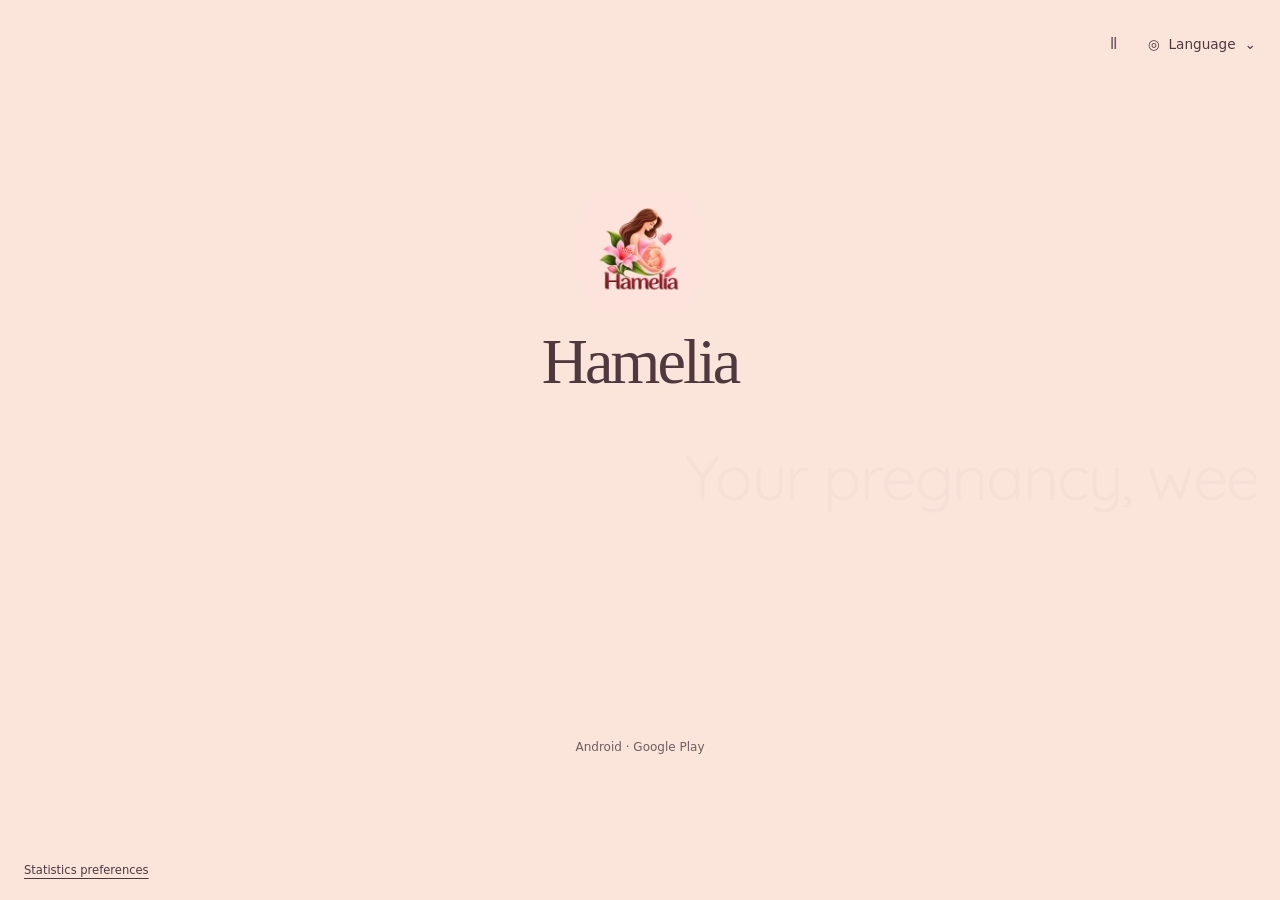
<file: index.html>
<!doctype html><html lang="und"><head><meta charset="utf-8"><meta name="viewport" content="width=device-width, initial-scale=1"><title>Hamelia</title><meta name="description" content="Hamelia · Android · Español · English · Português (Brasil) · العربية."><link rel="icon" href="assets/favicon.png"><link rel="stylesheet" href="assets/style.css"><meta property="og:title" content="Hamelia"><meta property="og:description" content="Español · English · Português (Brasil) · العربية"><meta property="og:type" content="website"><!-- PUBLIC_URL_START --><meta name="robots" content="index,follow">
<link rel="canonical" href="https://hamelia.es/">
<link rel="alternate" hreflang="es" href="https://hamelia.es/es/">
<link rel="alternate" hreflang="en" href="https://hamelia.es/en/">
<link rel="alternate" hreflang="pt-BR" href="https://hamelia.es/pt-br/">
<link rel="alternate" hreflang="ar" href="https://hamelia.es/ar/">
<link rel="alternate" hreflang="x-default" href="https://hamelia.es/">
<meta property="og:url" content="https://hamelia.es/">
<meta property="og:image" content="https://hamelia.es/assets/brand-banner.webp">
<meta property="og:image:alt" content="Hamelia"><meta property="og:image:width" content="1400"><meta property="og:image:height" content="684">
<!-- PUBLIC_URL_END --><link rel="stylesheet" href="assets/selector.css"><script src="assets/selector.js" defer></script><link rel="stylesheet" href="assets/analytics.css"><script src="assets/analytics.js" defer></script></head><body class="selector selector-motion"><header class="selector-controls"><button class="motion-toggle" type="button" aria-label="Pause animation / Reanudar animación" aria-pressed="false" hidden><span aria-hidden="true">Ⅱ</span></button><details class="language"><summary aria-label="Language / Idioma / Idioma / اللغة"><span aria-hidden="true">◎</span><span>Language</span><span aria-hidden="true">⌄</span></summary><nav aria-label="Language / Idioma / Idioma / اللغة"><a href="ar/" lang="ar" hreflang="ar" dir="rtl">العربية</a><a href="en/" lang="en" hreflang="en">English</a><a href="es/" lang="es" hreflang="es">Español</a><a href="pt-br/" lang="pt-BR" hreflang="pt-BR">Português (Brasil)</a></nav></details></header><main id="main"><img src="assets/icon.webp" alt="Hamelia" width="120" height="120"><h1>Hamelia</h1><div class="phrase-stage" aria-hidden="true"><p class="phrase" lang="en" dir="ltr">Your pregnancy, week by week</p></div><p class="fine">Android · Google Play</p><noscript><p class="fine">Language · Idioma · اللغة ↗</p></noscript></main><button type="button" class="hamelia-privacy-entry" data-statistics-preferences>Statistics preferences</button></body></html>
</file>
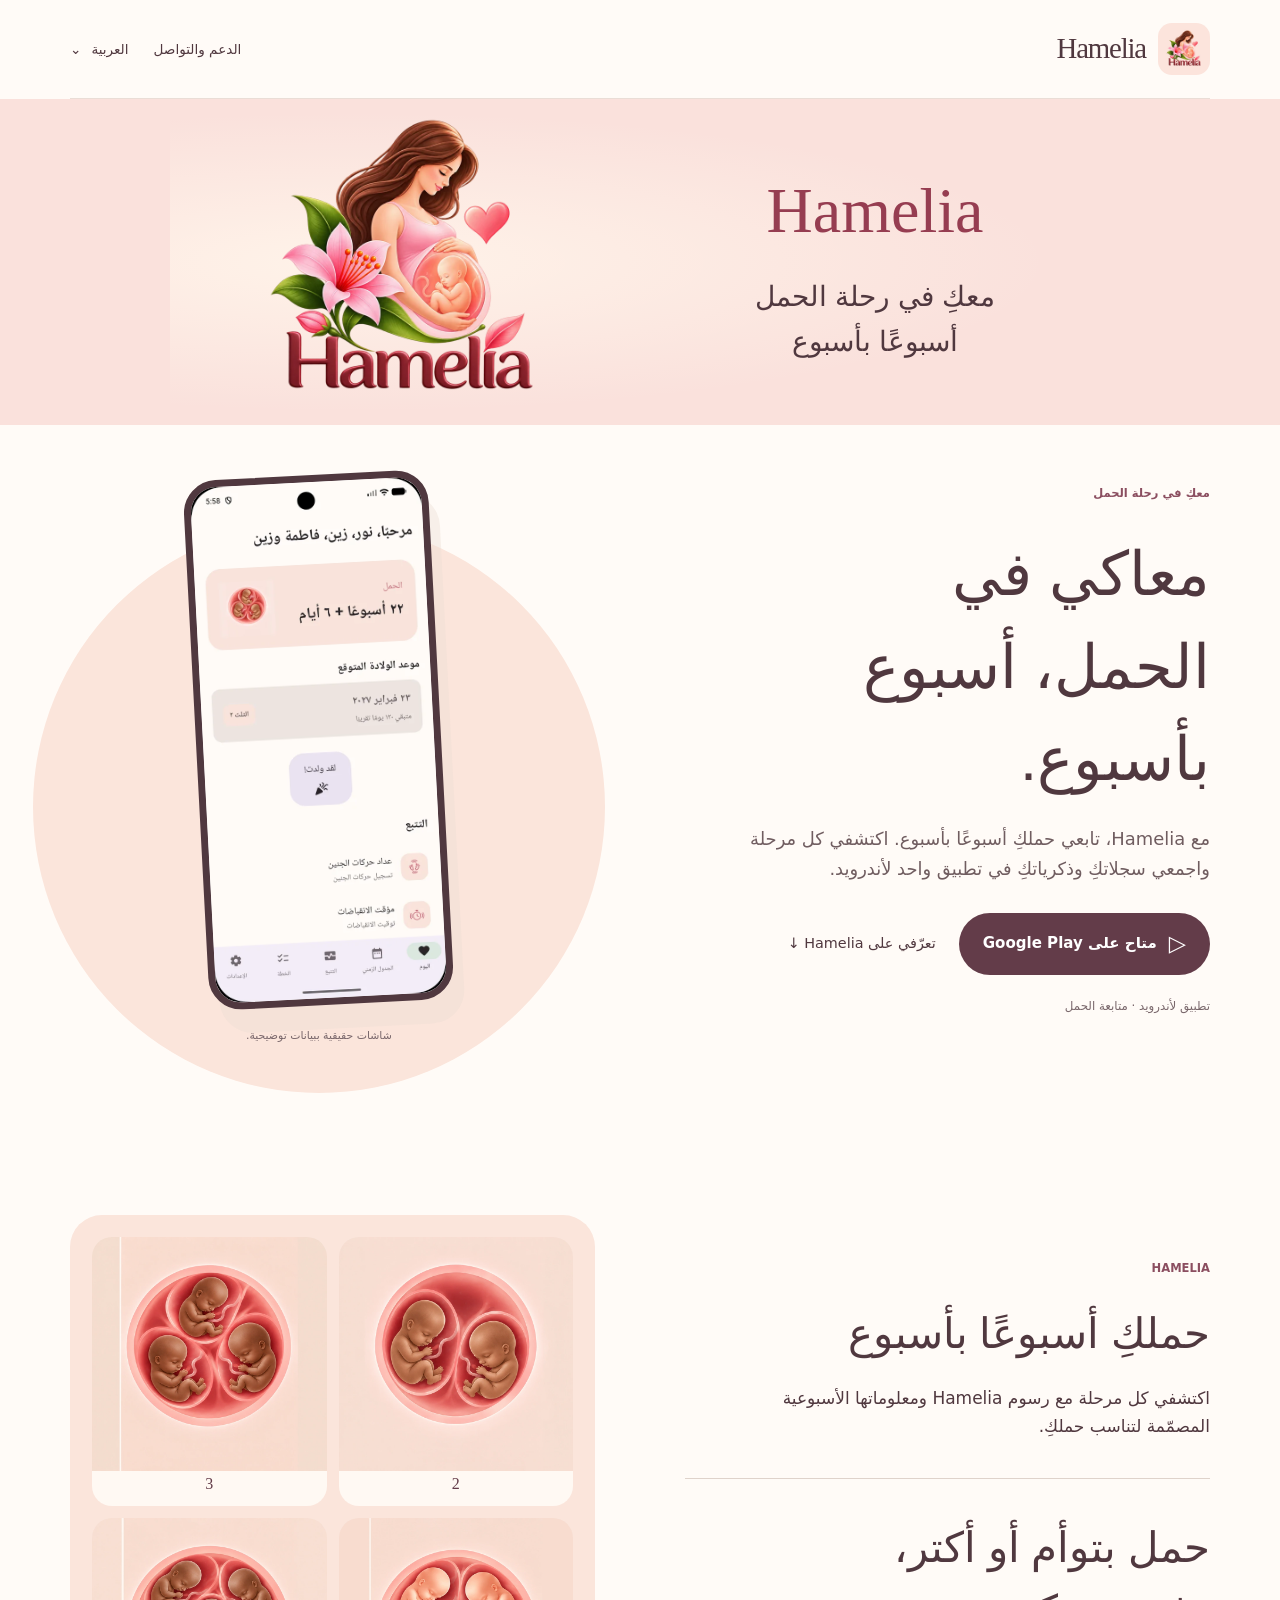
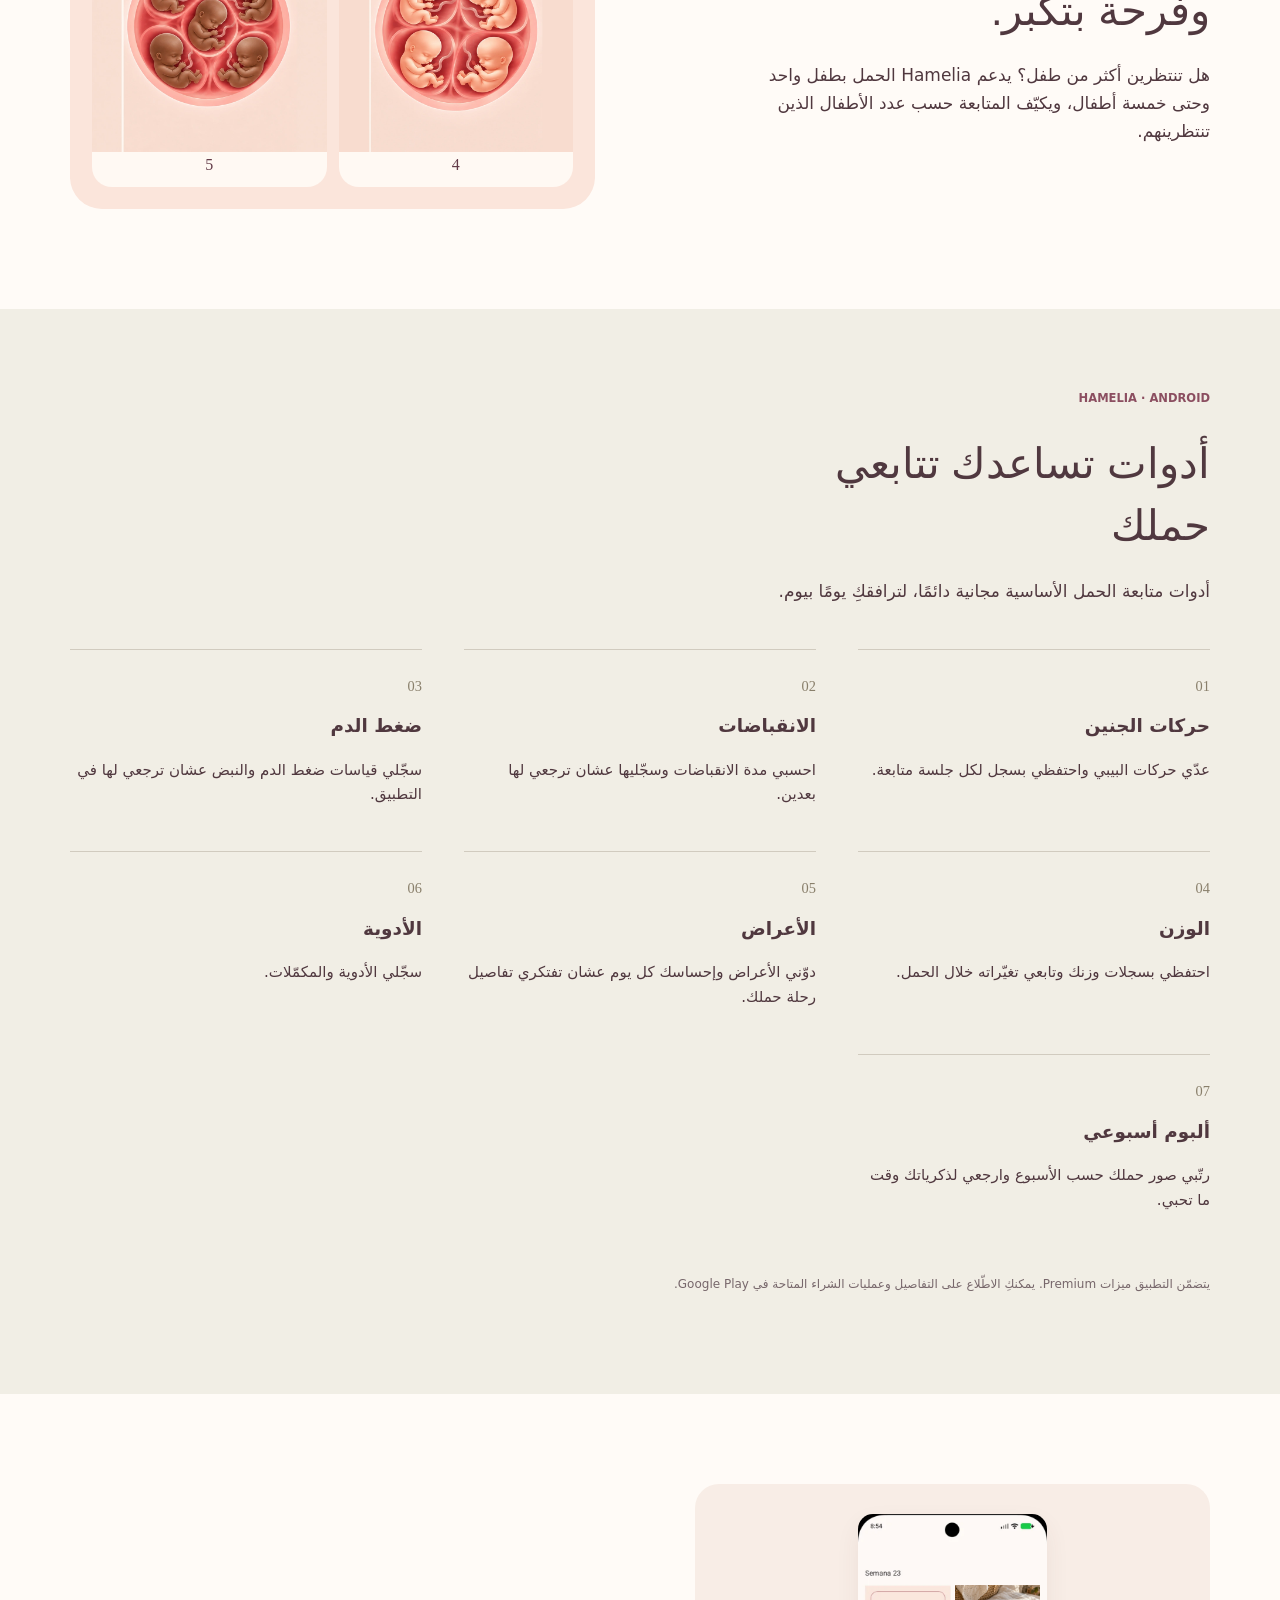
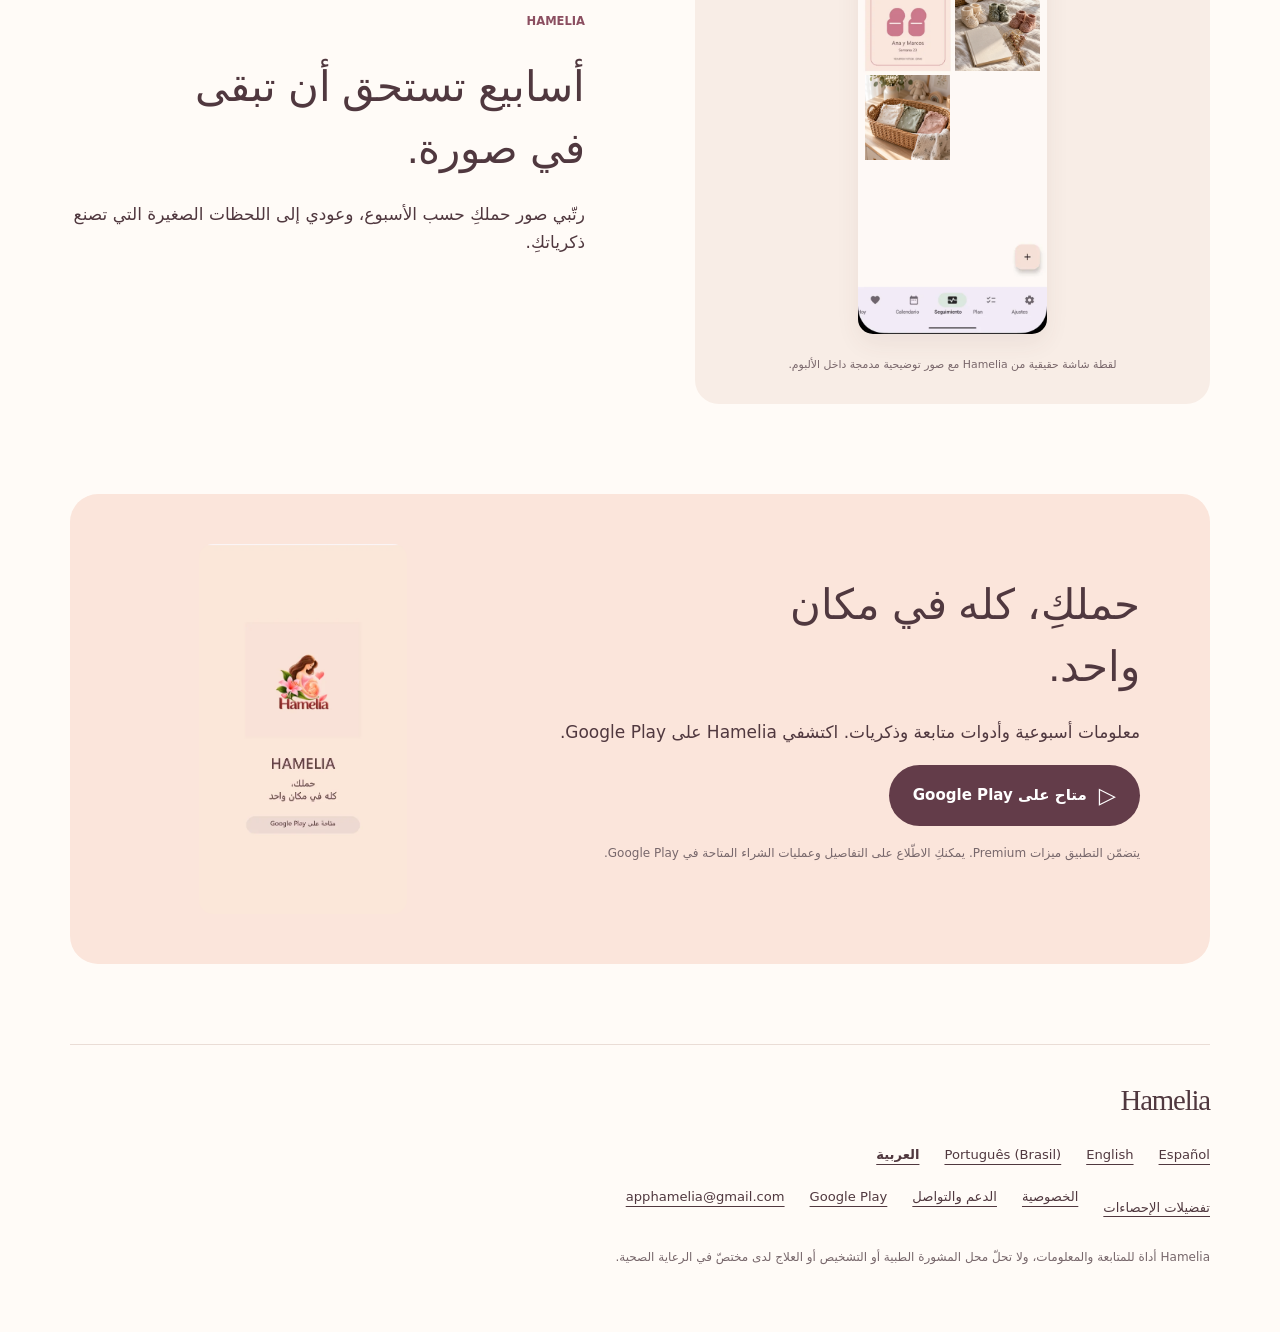
<file: ar/index.html>
<!doctype html><html lang="ar" dir="rtl"><head><meta charset="utf-8"><meta name="viewport" content="width=device-width, initial-scale=1"><title>Hamelia · تطبيق متابعة الحمل لأندرويد</title><meta name="description" content="تابعي حملكِ أسبوعًا بأسبوع مع Hamelia لأندرويد. متابعة الحمل المتعدد وحركات الجنين والانقباضات وضغط الدم وسجلاتكِ وصوركِ في مكان واحد."><meta name="theme-color" content="#fbe5db"><link rel="icon" href="../assets/favicon.png" type="image/png"><link rel="apple-touch-icon" href="../assets/apple-touch-icon.png"><link rel="stylesheet" href="../assets/style.css"><meta property="og:type" content="website"><meta property="og:site_name" content="Hamelia"><meta property="og:title" content="Hamelia · تطبيق متابعة الحمل لأندرويد"><meta property="og:description" content="تابعي حملكِ أسبوعًا بأسبوع مع Hamelia لأندرويد. متابعة الحمل المتعدد وحركات الجنين والانقباضات وضغط الدم وسجلاتكِ وصوركِ في مكان واحد."><meta property="og:locale" content="ar_AR"><meta name="twitter:card" content="summary_large_image">
<!-- PUBLIC_URL_START --><meta name="robots" content="index,follow">
<link rel="canonical" href="https://hamelia.es/ar/">
<link rel="alternate" hreflang="es" href="https://hamelia.es/es/">
<link rel="alternate" hreflang="en" href="https://hamelia.es/en/">
<link rel="alternate" hreflang="pt-BR" href="https://hamelia.es/pt-br/">
<link rel="alternate" hreflang="ar" href="https://hamelia.es/ar/">
<link rel="alternate" hreflang="x-default" href="https://hamelia.es/">
<meta property="og:url" content="https://hamelia.es/ar/">
<meta property="og:image" content="https://hamelia.es/assets/brand-banner.webp">
<meta property="og:image:alt" content="Hamelia"><meta property="og:image:width" content="1400"><meta property="og:image:height" content="684">
<!-- PUBLIC_URL_END -->
<script type="application/ld+json">{"@context": "https://schema.org", "@type": "MobileApplication", "name": "Hamelia", "operatingSystem": "Android", "applicationCategory": "HealthApplication", "downloadUrl": "https://play.google.com/store/apps/details?id=com.ricardobrea.pregnancytracker", "inLanguage": ["es", "en", "pt-BR", "ar"], "@id": "https://hamelia.es/#android-app", "url": "https://hamelia.es/ar/", "image": "https://hamelia.es/assets/icon.webp", "description": "تابعي حملكِ أسبوعًا بأسبوع مع Hamelia لأندرويد. متابعة الحمل المتعدد وحركات الجنين والانقباضات وضغط الدم وسجلاتكِ وصوركِ في مكان واحد."}</script><link rel="stylesheet" href="../assets/analytics.css"><script src="../assets/analytics.js" defer></script></head><body><a class="skip" href="#main">انتقلي إلى المحتوى</a><header class="wrap header"><div class="brand"><img src="../assets/icon.webp" alt="" width="512" height="512" class="" fetchpriority="high"><span>Hamelia</span></div><nav aria-label="التنقل"><a href="support.html">الدعم والتواصل</a><details class="language"><summary>العربية <span aria-hidden="true">⌄</span></summary><div><a href="../es/" lang="es" hreflang="es">Español</a><a href="../en/" lang="en" hreflang="en">English</a><a href="../pt-br/" lang="pt-BR" hreflang="pt-BR">Português (Brasil)</a><a href="../ar/" lang="ar" hreflang="ar" aria-current="page">العربية</a></div></details></nav></header>
<main id="main"><section class="brand-strip" aria-label="Hamelia"><div class="wrap brand-banner"><div><p class="banner-name">Hamelia</p><p>معكِ في رحلة الحمل<br>أسبوعًا بأسبوع</p></div><img src="../assets/brand-art.webp" alt="" width="650" height="650" fetchpriority="high"></div></section><section class="wrap hero"><div class="hero-copy"><p class="eyebrow">معكِ في رحلة الحمل</p><h1>معاكي في الحمل، أسبوع بأسبوع.</h1><p class="lead">مع Hamelia، تابعي حملكِ أسبوعًا بأسبوع. اكتشفي كل مرحلة واجمعي سجلاتكِ وذكرياتكِ في تطبيق واحد لأندرويد.</p><div class="actions"><a class="button" href="https://play.google.com/store/apps/details?id=com.ricardobrea.pregnancytracker"><span aria-hidden="true">▷</span> متاح على Google Play</a><a class="text-link" href="#app">تعرّفي على Hamelia <span aria-hidden="true">↓</span></a></div><p class="tag">تطبيق لأندرويد · متابعة الحمل</p></div><figure class="hero-visual"><div class="halo" aria-hidden="true"></div><div class="phone"><img src="../assets/screen-ar.webp" alt="الشاشة الرئيسية الحقيقية لتطبيق Hamelia بالعربية" width="540" height="1206" class="" fetchpriority="high"></div><figcaption>شاشات حقيقية ببيانات توضيحية.</figcaption></figure></section>
<section class="wrap story" id="app"><div><p class="eyebrow">HAMELIA</p><h2>حملكِ أسبوعًا بأسبوع</h2><p>اكتشفي كل مرحلة مع رسوم Hamelia ومعلوماتها الأسبوعية المصمّمة لتناسب حملكِ.</p><div class="rule"></div><h2>حمل بتوأم أو أكتر، وفرحة بتكبر.</h2><p>هل تنتظرين أكثر من طفل؟ يدعم Hamelia الحمل بطفل واحد وحتى خمسة أطفال، ويكيّف المتابعة حسب عدد الأطفال الذين تنتظرينهم.</p></div><div class="illustration multiples"><figure><img src="../assets/multiple-2-v8.webp" alt="رسم أصلي من الإصدار V8 لحمل بـ 2 أطفال." width="800" height="800" loading="lazy" decoding="async"><figcaption><bdi>2</bdi></figcaption></figure><figure><img src="../assets/multiple-3-v8.webp" alt="رسم أصلي من الإصدار V8 لحمل بـ 3 أطفال." width="800" height="800" loading="lazy" decoding="async"><figcaption><bdi>3</bdi></figcaption></figure><figure><img src="../assets/multiple-4-v8.webp" alt="رسم أصلي من الإصدار V8 لحمل بـ 4 أطفال." width="800" height="800" loading="lazy" decoding="async"><figcaption><bdi>4</bdi></figcaption></figure><figure><img src="../assets/multiple-5-v8.webp" alt="رسم أصلي من الإصدار V8 لحمل بـ 5 أطفال." width="800" height="800" loading="lazy" decoding="async"><figcaption><bdi>5</bdi></figcaption></figure></div></section>
<section class="tools-section"><div class="wrap"><div class="section-intro"><p class="eyebrow">HAMELIA · ANDROID</p><h2>أدوات تساعدك تتابعي حملك</h2><p>أدوات متابعة الحمل الأساسية مجانية دائمًا، لترافقكِ يومًا بيوم.</p></div><div class="tools-grid"><article><span class="tool-no" aria-hidden="true">01</span><h3>حركات الجنين</h3><p>عدّي حركات البيبي واحتفظي بسجل لكل جلسة متابعة.</p></article><article><span class="tool-no" aria-hidden="true">02</span><h3>الانقباضات</h3><p>احسبي مدة الانقباضات وسجّليها عشان ترجعي لها بعدين.</p></article><article><span class="tool-no" aria-hidden="true">03</span><h3>ضغط الدم</h3><p>سجّلي قياسات ضغط الدم والنبض عشان ترجعي لها في التطبيق.</p></article><article><span class="tool-no" aria-hidden="true">04</span><h3>الوزن</h3><p>احتفظي بسجلات وزنك وتابعي تغيّراته خلال الحمل.</p></article><article><span class="tool-no" aria-hidden="true">05</span><h3>الأعراض</h3><p>دوّني الأعراض وإحساسك كل يوم عشان تفتكري تفاصيل رحلة حملك.</p></article><article><span class="tool-no" aria-hidden="true">06</span><h3>الأدوية</h3><p>سجّلي الأدوية والمكمّلات.</p></article><article><span class="tool-no" aria-hidden="true">07</span><h3>ألبوم أسبوعي</h3><p>رتّبي صور حملك حسب الأسبوع وارجعي لذكرياتك وقت ما تحبي.</p></article></div><p class="fine">يتضمّن التطبيق ميزات Premium. يمكنكِ الاطّلاع على التفاصيل وعمليات الشراء المتاحة في Google Play.</p></div></section>
<section class="wrap album"><figure class="album-composition"><div class="album-screen" dir="ltr"><img src="../assets/album-v8.webp" alt="ألبوم Hamelia بذكرى توضيحية غير حقيقية" width="540" height="1200" class="album-shot" loading="lazy" decoding="async"><img class="album-memory album-memory--booties" src="../assets/album-memory-24.webp" alt="جوارب صغيرة: صورة تذكارية توضيحية" width="900" height="900" loading="lazy" decoding="async"><img class="album-memory album-memory--preparations" src="../assets/album-memory-23.webp" alt="استعدادات الحمل: صورة توضيحية" width="900" height="900" loading="lazy" decoding="async"></div><figcaption>لقطة شاشة حقيقية من Hamelia مع صور توضيحية مدمجة داخل الألبوم.</figcaption></figure><div><p class="eyebrow">HAMELIA</p><h2>أسابيع تستحق أن تبقى في صورة.</h2><p>رتّبي صور حملكِ حسب الأسبوع، وعودي إلى اللحظات الصغيرة التي تصنع ذكرياتكِ.</p></div></section>
<section class="wrap closing"><div><h2>حملكِ، كله في مكان واحد.</h2><p>معلومات أسبوعية وأدوات متابعة وذكريات. اكتشفي Hamelia على Google Play.</p><a class="button" href="https://play.google.com/store/apps/details?id=com.ricardobrea.pregnancytracker"><span aria-hidden="true">▷</span> متاح على Google Play</a><p class="fine">يتضمّن التطبيق ميزات Premium. يمكنكِ الاطّلاع على التفاصيل وعمليات الشراء المتاحة في Google Play.</p></div><figure><img src="../assets/closing-ar.webp" alt="شاشة الختام الترويجية الأصلية: حملكِ، كله في مكان واحد" width="501" height="892" class="closing-image" loading="lazy" decoding="async"></figure></section></main><footer class="wrap footer"><a class="brand" href="./">Hamelia</a><nav aria-label="اللغات" class="languages"><a href="../es/" lang="es" hreflang="es">Español</a><a href="../en/" lang="en" hreflang="en">English</a><a href="../pt-br/" lang="pt-BR" hreflang="pt-BR">Português (Brasil)</a><a href="../ar/" lang="ar" hreflang="ar" aria-current="page">العربية</a></nav><div class="footer-links"><button type="button" class="hamelia-privacy-entry" data-statistics-preferences>تفضيلات الإحصاءات</button><a href="privacy.html">الخصوصية</a><a href="support.html">الدعم والتواصل</a><a href="https://play.google.com/store/apps/details?id=com.ricardobrea.pregnancytracker">Google Play</a><a dir="ltr" href="mailto:apphamelia@gmail.com">apphamelia@gmail.com</a></div><p class="fine">Hamelia أداة للمتابعة والمعلومات، ولا تحلّ محل المشورة الطبية أو التشخيص أو العلاج لدى مختصّ في الرعاية الصحية.</p></footer></body></html>
</file>
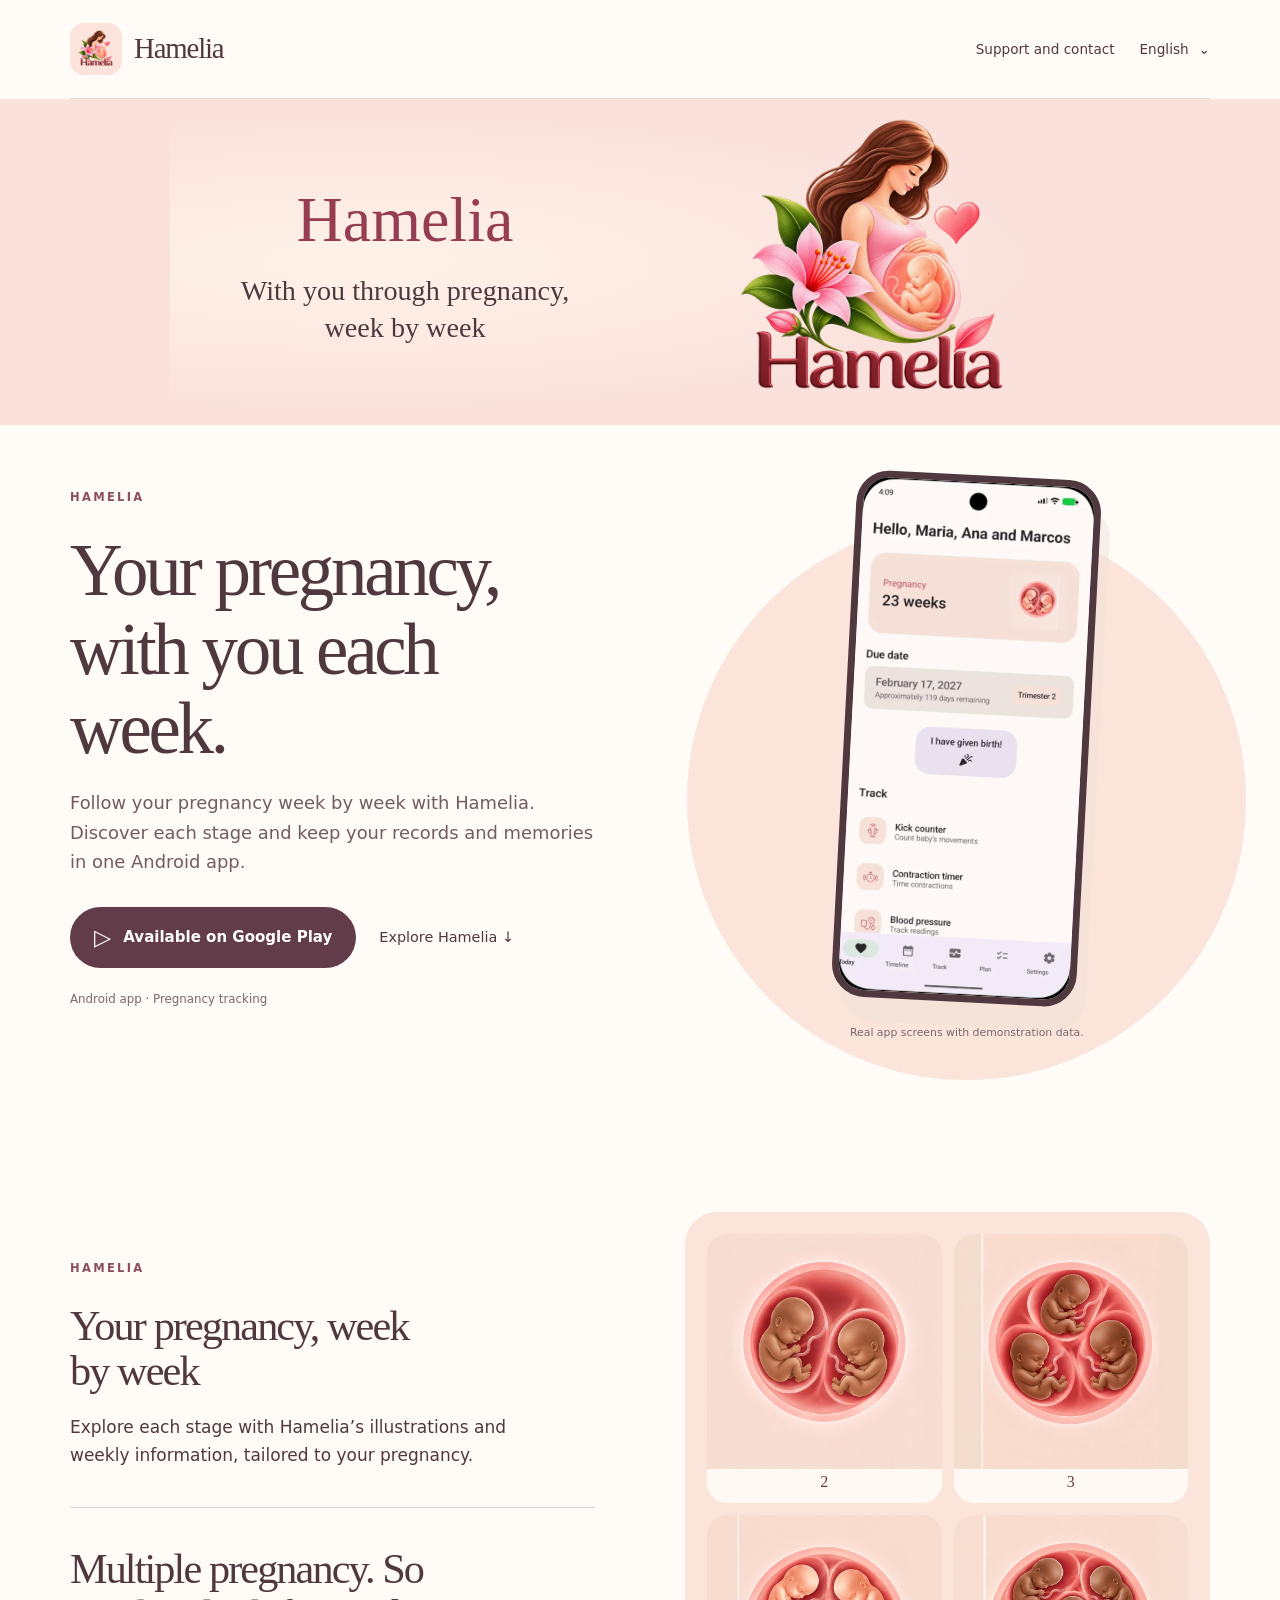
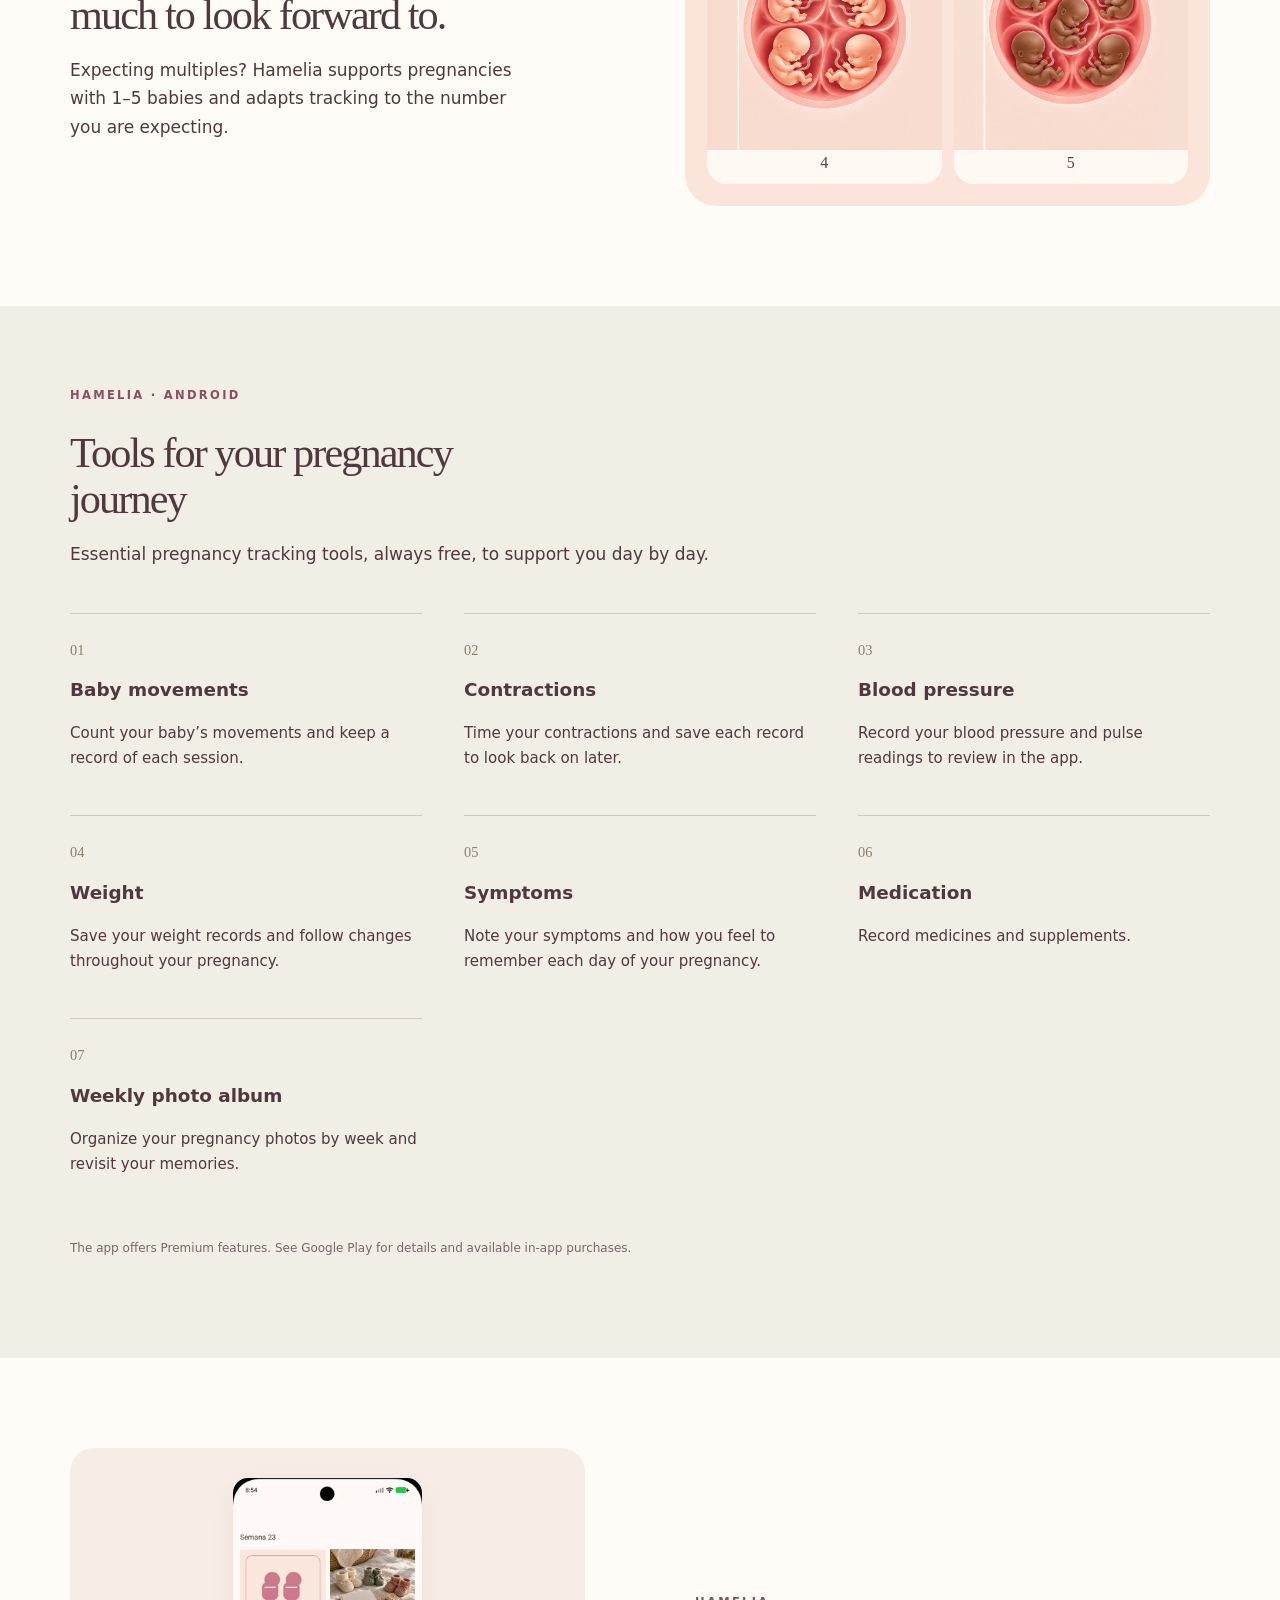
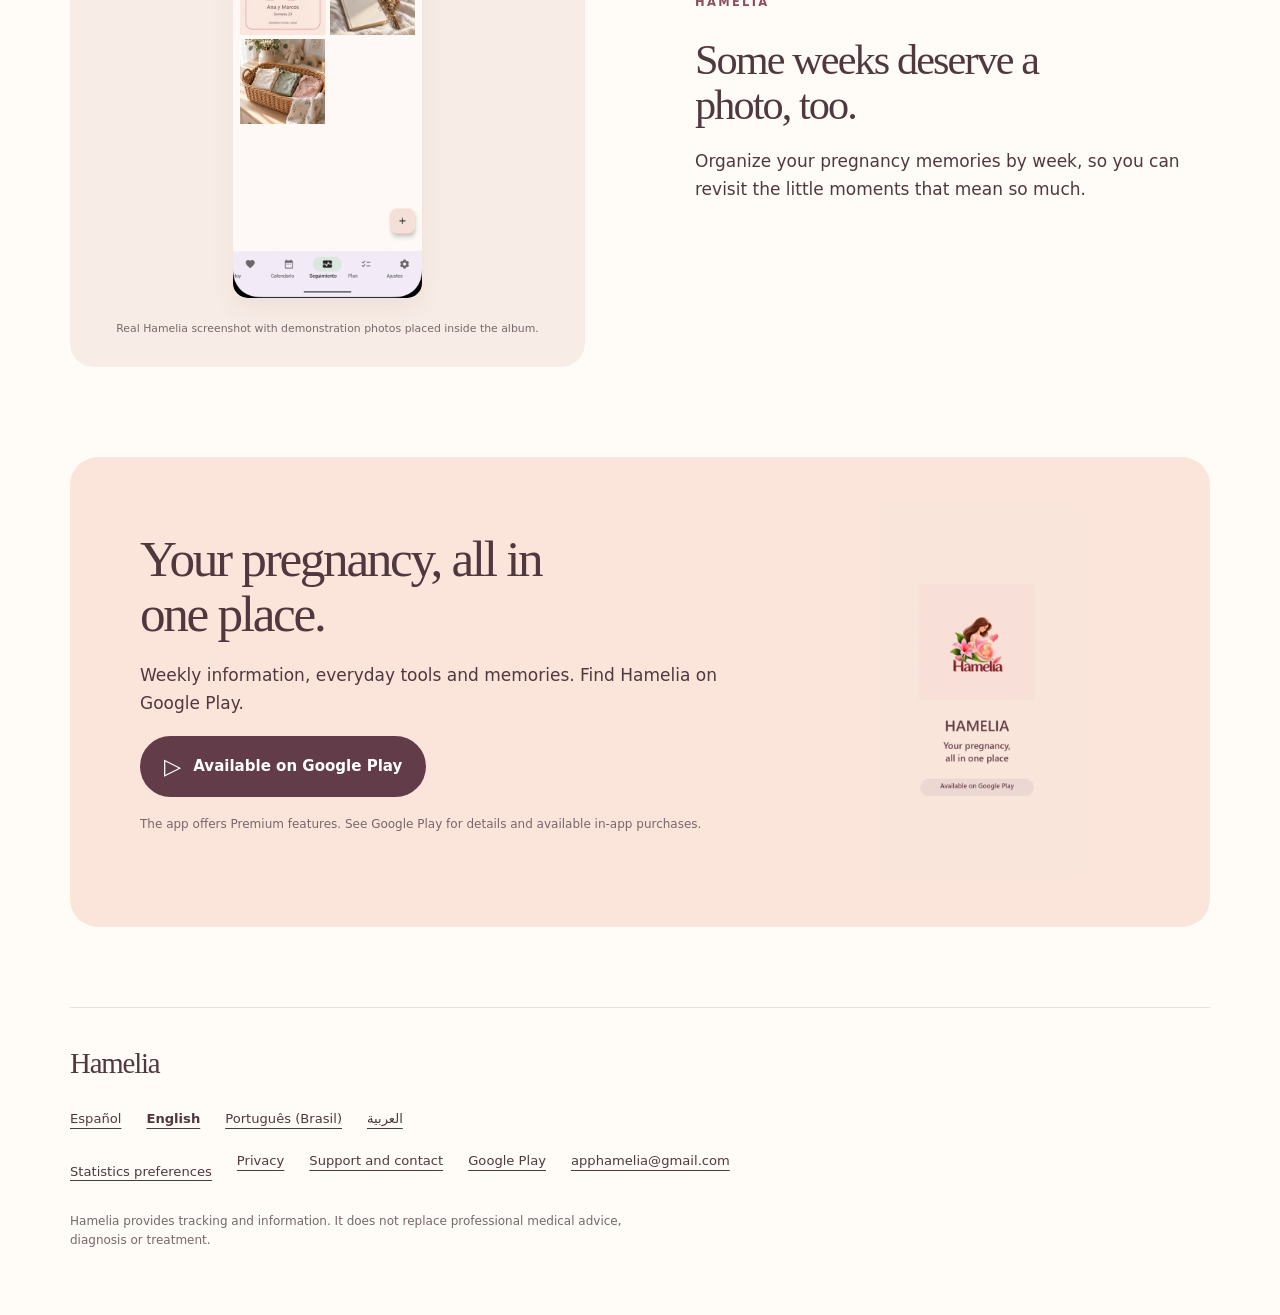
<file: en/index.html>
<!doctype html><html lang="en" dir="ltr"><head><meta charset="utf-8"><meta name="viewport" content="width=device-width, initial-scale=1"><title>Hamelia · Pregnancy tracker for Android</title><meta name="description" content="Follow your pregnancy week by week with Hamelia for Android. Multiple pregnancy support, baby movements, contractions, daily tracking and a photo album."><meta name="theme-color" content="#fbe5db"><link rel="icon" href="../assets/favicon.png" type="image/png"><link rel="apple-touch-icon" href="../assets/apple-touch-icon.png"><link rel="stylesheet" href="../assets/style.css"><meta property="og:type" content="website"><meta property="og:site_name" content="Hamelia"><meta property="og:title" content="Hamelia · Pregnancy tracker for Android"><meta property="og:description" content="Follow your pregnancy week by week with Hamelia for Android. Multiple pregnancy support, baby movements, contractions, daily tracking and a photo album."><meta property="og:locale" content="en_US"><meta name="twitter:card" content="summary_large_image">
<!-- PUBLIC_URL_START --><meta name="robots" content="index,follow">
<link rel="canonical" href="https://hamelia.es/en/">
<link rel="alternate" hreflang="es" href="https://hamelia.es/es/">
<link rel="alternate" hreflang="en" href="https://hamelia.es/en/">
<link rel="alternate" hreflang="pt-BR" href="https://hamelia.es/pt-br/">
<link rel="alternate" hreflang="ar" href="https://hamelia.es/ar/">
<link rel="alternate" hreflang="x-default" href="https://hamelia.es/">
<meta property="og:url" content="https://hamelia.es/en/">
<meta property="og:image" content="https://hamelia.es/assets/brand-banner.webp">
<meta property="og:image:alt" content="Hamelia"><meta property="og:image:width" content="1400"><meta property="og:image:height" content="684">
<!-- PUBLIC_URL_END -->
<script type="application/ld+json">{"@context": "https://schema.org", "@type": "MobileApplication", "name": "Hamelia", "operatingSystem": "Android", "applicationCategory": "HealthApplication", "downloadUrl": "https://play.google.com/store/apps/details?id=com.ricardobrea.pregnancytracker", "inLanguage": ["es", "en", "pt-BR", "ar"], "@id": "https://hamelia.es/#android-app", "url": "https://hamelia.es/en/", "image": "https://hamelia.es/assets/icon.webp", "description": "Follow your pregnancy week by week with Hamelia for Android. Multiple pregnancy support, baby movements, contractions, daily tracking and a photo album."}</script><link rel="stylesheet" href="../assets/analytics.css"><script src="../assets/analytics.js" defer></script></head><body><a class="skip" href="#main">Skip to content</a><header class="wrap header"><div class="brand"><img src="../assets/icon.webp" alt="" width="512" height="512" class="" fetchpriority="high"><span>Hamelia</span></div><nav aria-label="Navigation"><a href="support.html">Support and contact</a><details class="language"><summary>English <span aria-hidden="true">⌄</span></summary><div><a href="../es/" lang="es" hreflang="es">Español</a><a href="../en/" lang="en" hreflang="en" aria-current="page">English</a><a href="../pt-br/" lang="pt-BR" hreflang="pt-BR">Português (Brasil)</a><a href="../ar/" lang="ar" hreflang="ar">العربية</a></div></details></nav></header>
<main id="main"><section class="brand-strip" aria-label="Hamelia"><div class="wrap brand-banner"><div><p class="banner-name">Hamelia</p><p>With you through pregnancy,<br>week by week</p></div><img src="../assets/brand-art.webp" alt="" width="650" height="650" fetchpriority="high"></div></section><section class="wrap hero"><div class="hero-copy"><p class="eyebrow">HAMELIA</p><h1>Your pregnancy, with you each week.</h1><p class="lead">Follow your pregnancy week by week with Hamelia. Discover each stage and keep your records and memories in one Android app.</p><div class="actions"><a class="button" href="https://play.google.com/store/apps/details?id=com.ricardobrea.pregnancytracker"><span aria-hidden="true">▷</span> Available on Google Play</a><a class="text-link" href="#app">Explore Hamelia <span aria-hidden="true">↓</span></a></div><p class="tag">Android app · Pregnancy tracking</p></div><figure class="hero-visual"><div class="halo" aria-hidden="true"></div><div class="phone"><img src="../assets/screen-en.webp" alt="Real Hamelia home screen in English" width="540" height="1200" class="" fetchpriority="high"></div><figcaption>Real app screens with demonstration data.</figcaption></figure></section>
<section class="wrap story" id="app"><div><p class="eyebrow">HAMELIA</p><h2>Your pregnancy, week by week</h2><p>Explore each stage with Hamelia’s illustrations and weekly information, tailored to your pregnancy.</p><div class="rule"></div><h2>Multiple pregnancy. So much to look forward to.</h2><p>Expecting multiples? Hamelia supports pregnancies with 1–5 babies and adapts tracking to the number you are expecting.</p></div><div class="illustration multiples"><figure><img src="../assets/multiple-2-v8.webp" alt="Original V8 illustration: pregnancy with 2 babies." width="800" height="800" loading="lazy" decoding="async"><figcaption><bdi>2</bdi></figcaption></figure><figure><img src="../assets/multiple-3-v8.webp" alt="Original V8 illustration: pregnancy with 3 babies." width="800" height="800" loading="lazy" decoding="async"><figcaption><bdi>3</bdi></figcaption></figure><figure><img src="../assets/multiple-4-v8.webp" alt="Original V8 illustration: pregnancy with 4 babies." width="800" height="800" loading="lazy" decoding="async"><figcaption><bdi>4</bdi></figcaption></figure><figure><img src="../assets/multiple-5-v8.webp" alt="Original V8 illustration: pregnancy with 5 babies." width="800" height="800" loading="lazy" decoding="async"><figcaption><bdi>5</bdi></figcaption></figure></div></section>
<section class="tools-section"><div class="wrap"><div class="section-intro"><p class="eyebrow">HAMELIA · ANDROID</p><h2>Tools for your pregnancy journey</h2><p>Essential pregnancy tracking tools, always free, to support you day by day.</p></div><div class="tools-grid"><article><span class="tool-no" aria-hidden="true">01</span><h3>Baby movements</h3><p>Count your baby’s movements and keep a record of each session.</p></article><article><span class="tool-no" aria-hidden="true">02</span><h3>Contractions</h3><p>Time your contractions and save each record to look back on later.</p></article><article><span class="tool-no" aria-hidden="true">03</span><h3>Blood pressure</h3><p>Record your blood pressure and pulse readings to review in the app.</p></article><article><span class="tool-no" aria-hidden="true">04</span><h3>Weight</h3><p>Save your weight records and follow changes throughout your pregnancy.</p></article><article><span class="tool-no" aria-hidden="true">05</span><h3>Symptoms</h3><p>Note your symptoms and how you feel to remember each day of your pregnancy.</p></article><article><span class="tool-no" aria-hidden="true">06</span><h3>Medication</h3><p>Record medicines and supplements.</p></article><article><span class="tool-no" aria-hidden="true">07</span><h3>Weekly photo album</h3><p>Organize your pregnancy photos by week and revisit your memories.</p></article></div><p class="fine">The app offers Premium features. See Google Play for details and available in-app purchases.</p></div></section>
<section class="wrap album"><figure class="album-composition"><div class="album-screen" dir="ltr"><img src="../assets/album-v8.webp" alt="Hamelia album with a fictional demonstration memory" width="540" height="1200" class="album-shot" loading="lazy" decoding="async"><img class="album-memory album-memory--booties" src="../assets/album-memory-24.webp" alt="Baby booties: a demonstration photo memory" width="900" height="900" loading="lazy" decoding="async"><img class="album-memory album-memory--preparations" src="../assets/album-memory-23.webp" alt="Pregnancy preparations: demonstration photo" width="900" height="900" loading="lazy" decoding="async"></div><figcaption>Real Hamelia screenshot with demonstration photos placed inside the album.</figcaption></figure><div><p class="eyebrow">HAMELIA</p><h2>Some weeks deserve a photo, too.</h2><p>Organize your pregnancy memories by week, so you can revisit the little moments that mean so much.</p></div></section>
<section class="wrap closing"><div><h2>Your pregnancy, all in one place.</h2><p>Weekly information, everyday tools and memories. Find Hamelia on Google Play.</p><a class="button" href="https://play.google.com/store/apps/details?id=com.ricardobrea.pregnancytracker"><span aria-hidden="true">▷</span> Available on Google Play</a><p class="fine">The app offers Premium features. See Google Play for details and available in-app purchases.</p></div><figure><img src="../assets/closing-en.webp" alt="Original promotional closing: Your pregnancy, all in one place" width="540" height="960" class="closing-image" loading="lazy" decoding="async"></figure></section></main><footer class="wrap footer"><a class="brand" href="./">Hamelia</a><nav aria-label="Languages" class="languages"><a href="../es/" lang="es" hreflang="es">Español</a><a href="../en/" lang="en" hreflang="en" aria-current="page">English</a><a href="../pt-br/" lang="pt-BR" hreflang="pt-BR">Português (Brasil)</a><a href="../ar/" lang="ar" hreflang="ar">العربية</a></nav><div class="footer-links"><button type="button" class="hamelia-privacy-entry" data-statistics-preferences>Statistics preferences</button><a href="privacy.html">Privacy</a><a href="support.html">Support and contact</a><a href="https://play.google.com/store/apps/details?id=com.ricardobrea.pregnancytracker">Google Play</a><a dir="ltr" href="mailto:apphamelia@gmail.com">apphamelia@gmail.com</a></div><p class="fine">Hamelia provides tracking and information. It does not replace professional medical advice, diagnosis or treatment.</p></footer></body></html>
</file>
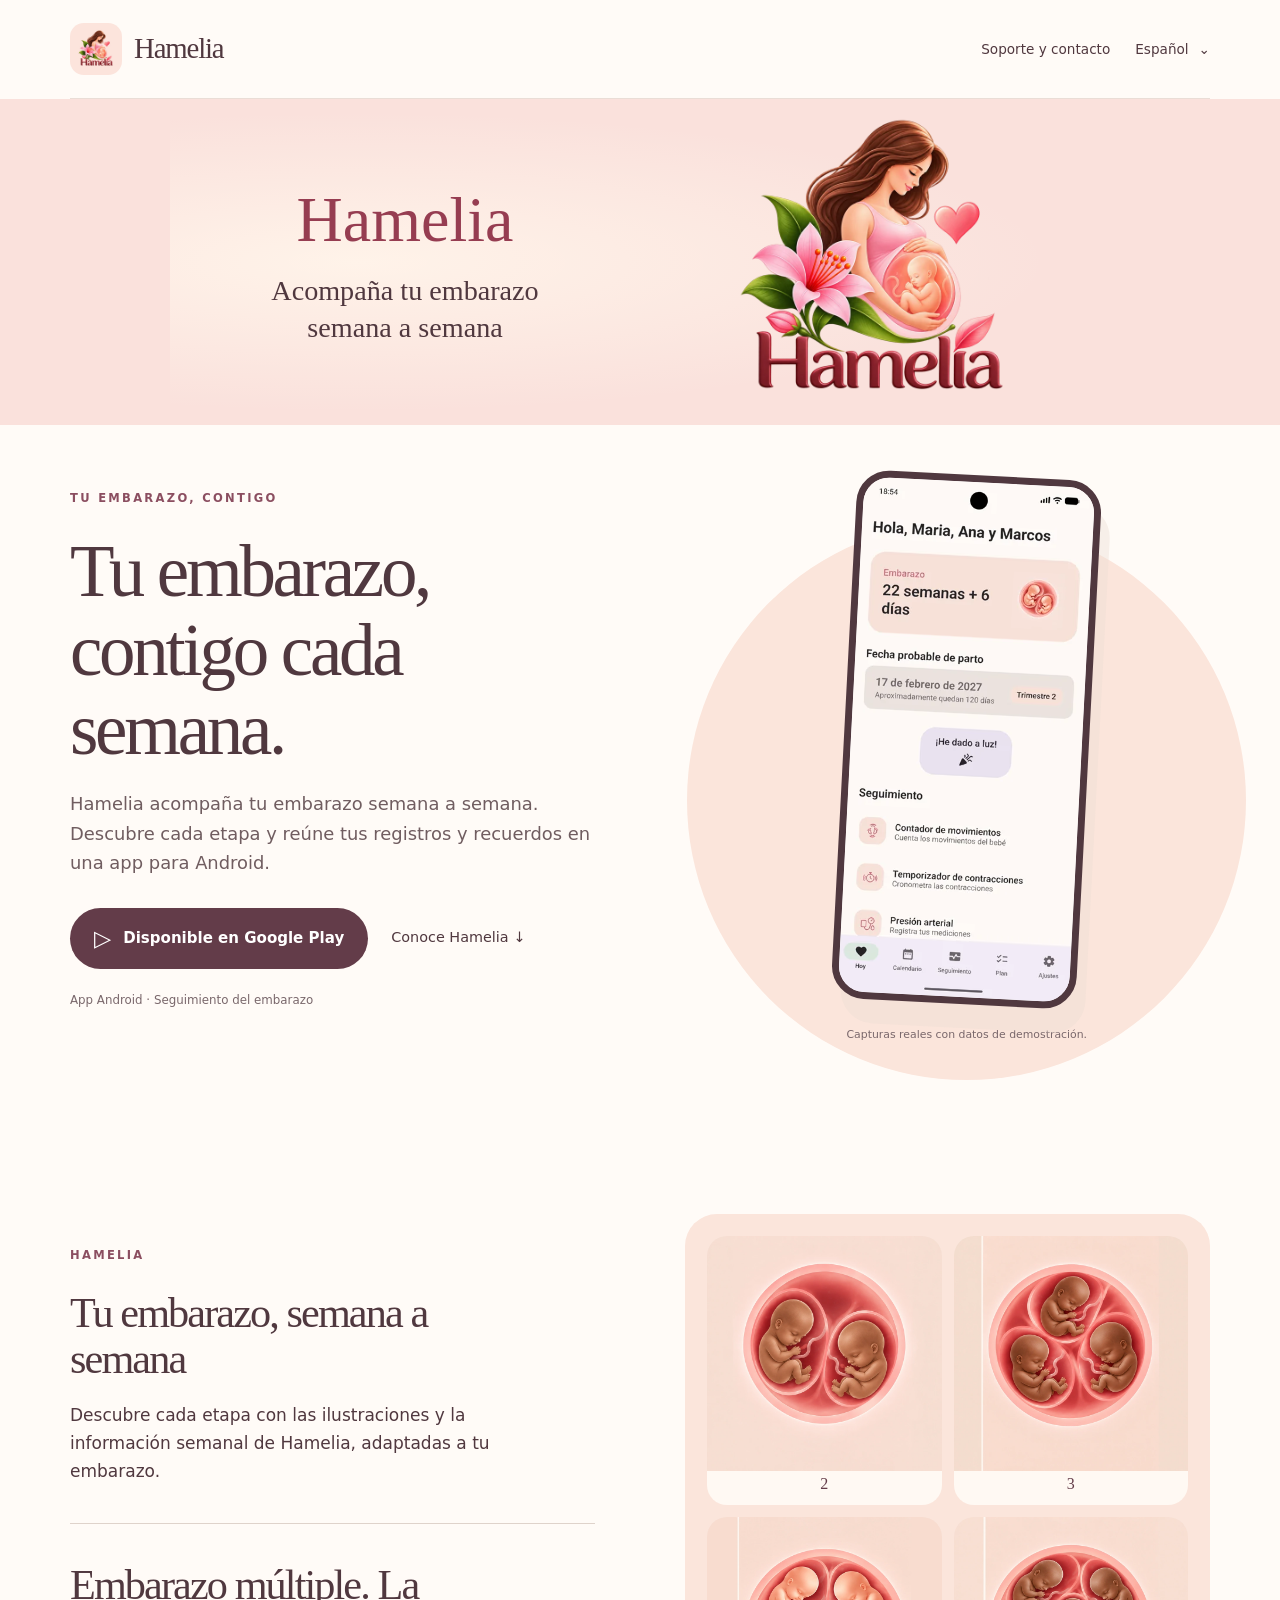
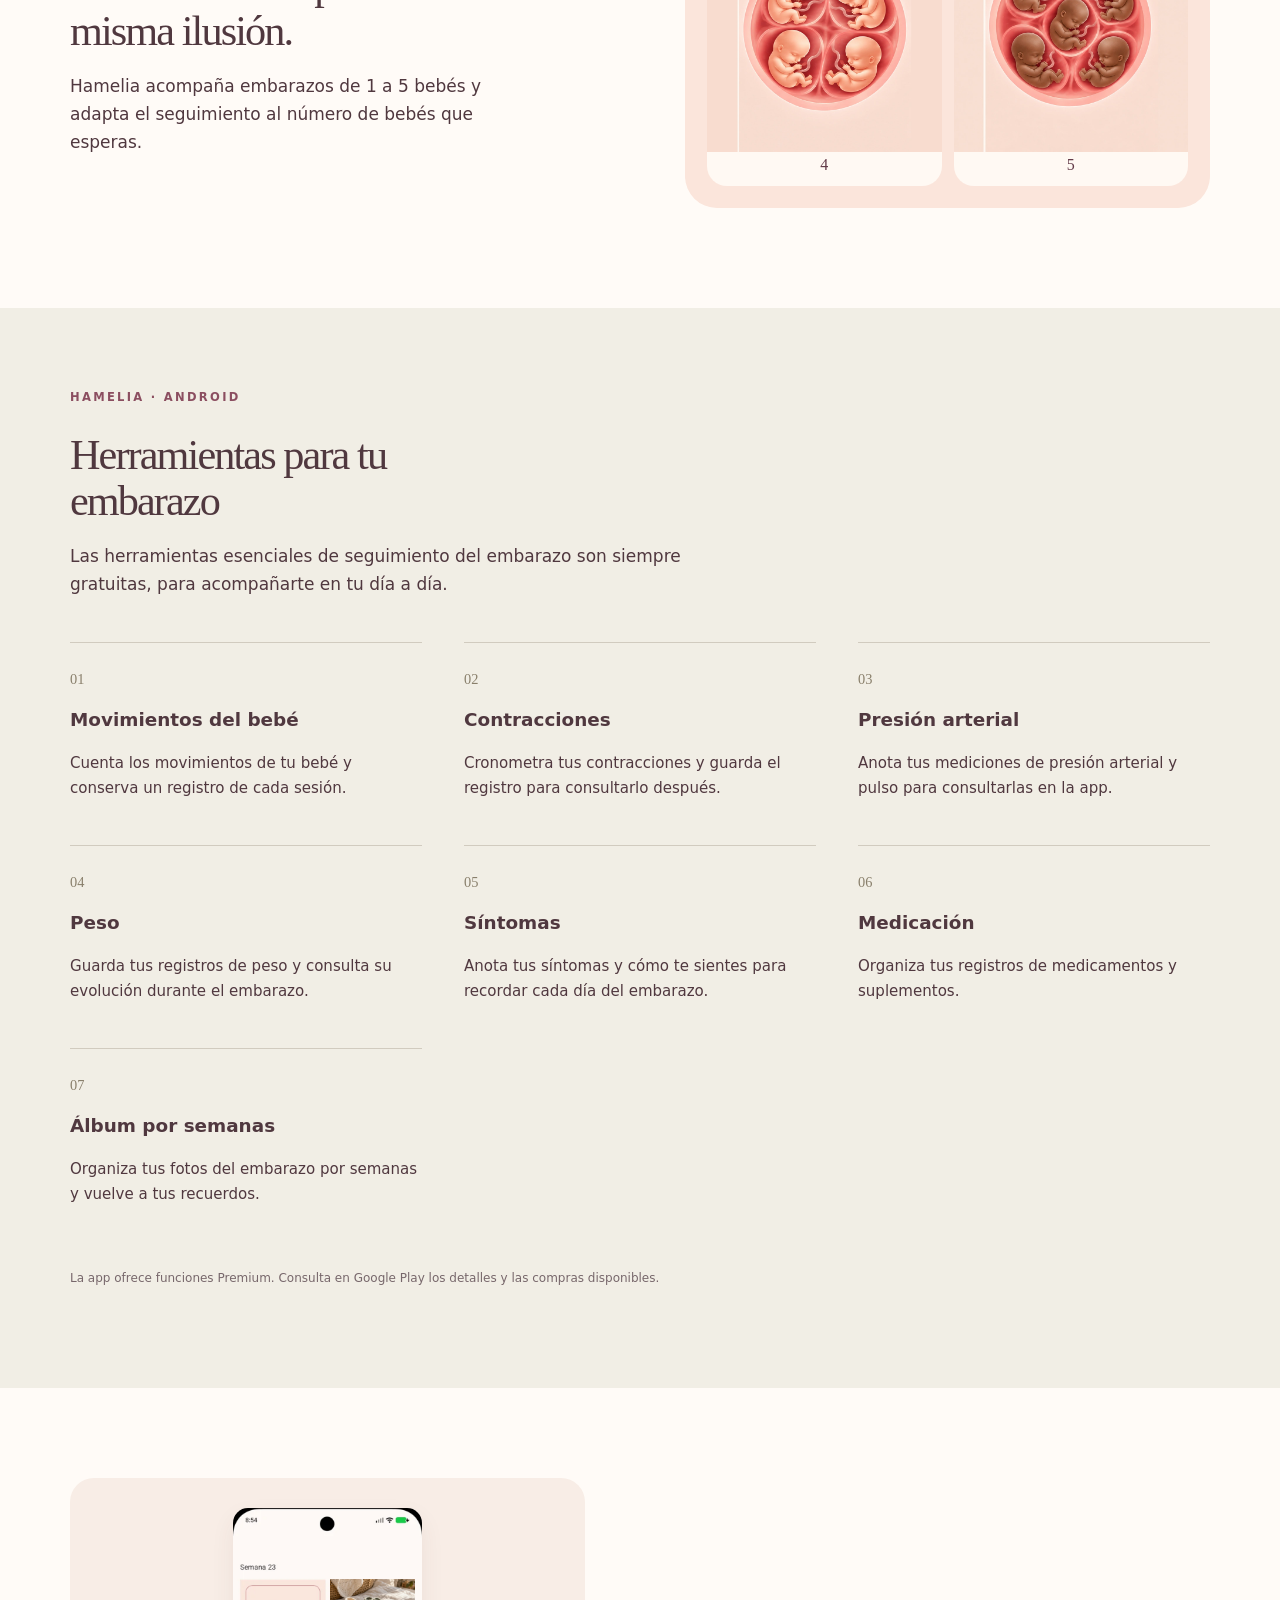
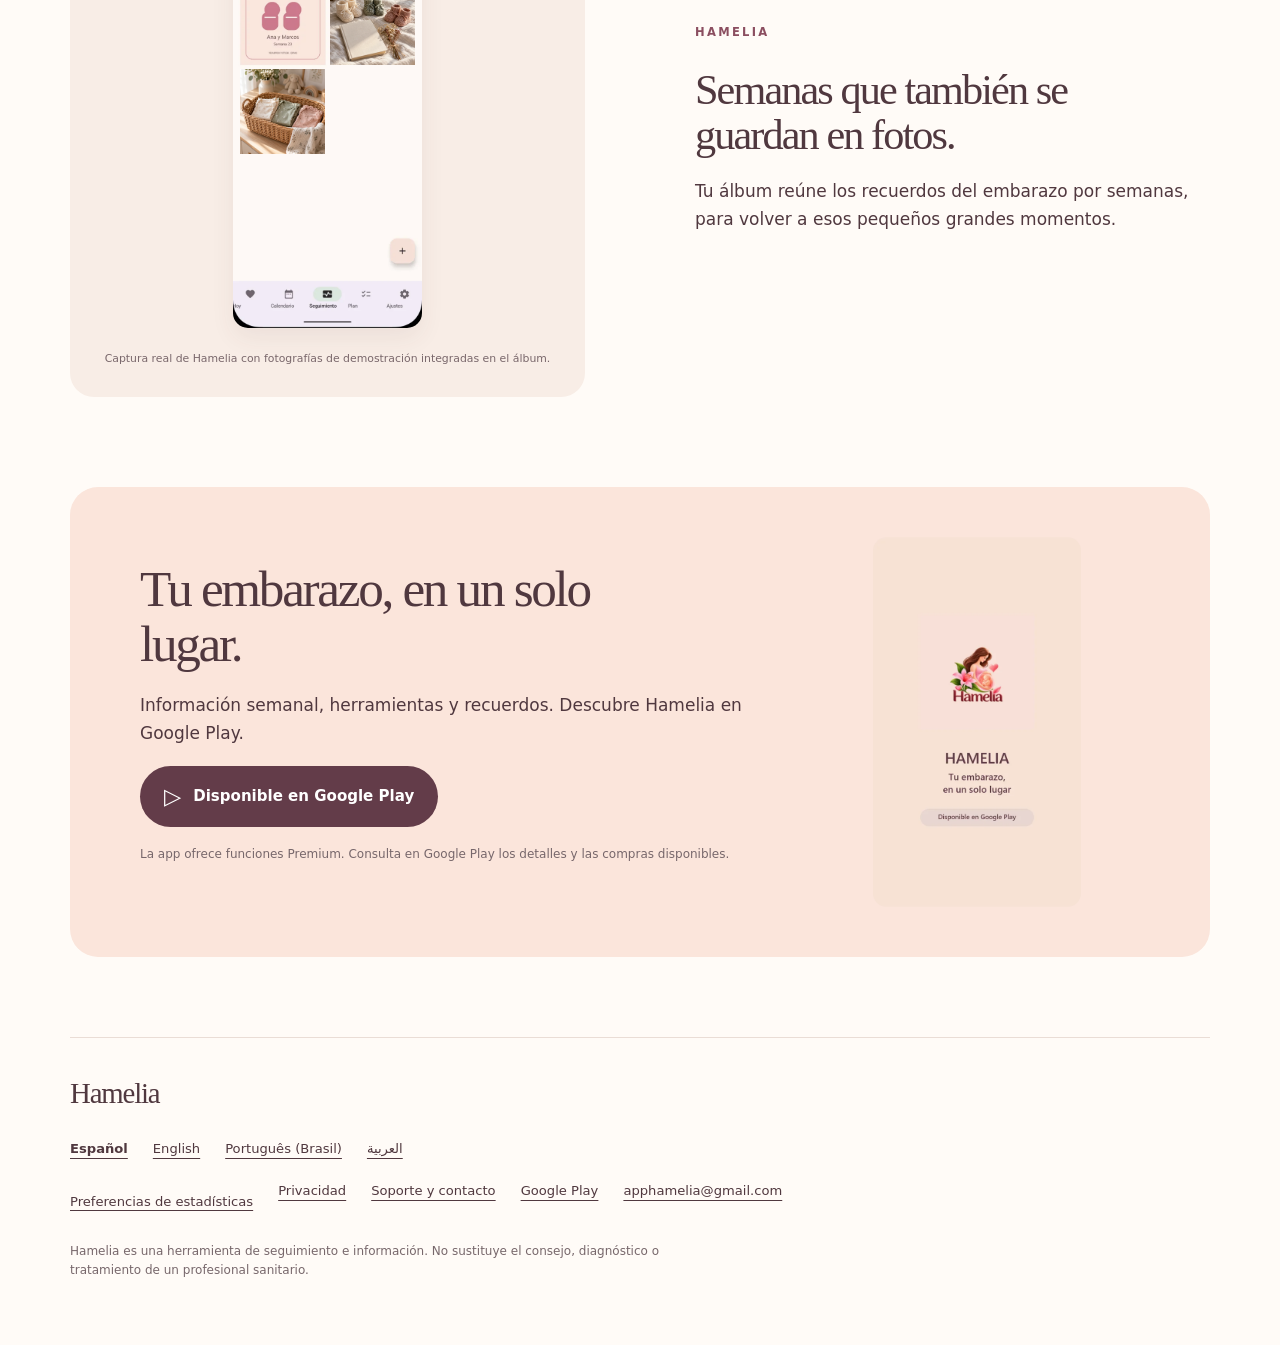
<file: es/index.html>
<!doctype html><html lang="es" dir="ltr"><head><meta charset="utf-8"><meta name="viewport" content="width=device-width, initial-scale=1"><title>Hamelia · App de embarazo para Android</title><meta name="description" content="Acompaña tu embarazo semana a semana con Hamelia para Android. Embarazo múltiple, movimientos, contracciones, registros y álbum en un solo lugar."><meta name="theme-color" content="#fbe5db"><link rel="icon" href="../assets/favicon.png" type="image/png"><link rel="apple-touch-icon" href="../assets/apple-touch-icon.png"><link rel="stylesheet" href="../assets/style.css"><meta property="og:type" content="website"><meta property="og:site_name" content="Hamelia"><meta property="og:title" content="Hamelia · App de embarazo para Android"><meta property="og:description" content="Acompaña tu embarazo semana a semana con Hamelia para Android. Embarazo múltiple, movimientos, contracciones, registros y álbum en un solo lugar."><meta property="og:locale" content="es_ES"><meta name="twitter:card" content="summary_large_image">
<!-- PUBLIC_URL_START --><meta name="robots" content="index,follow">
<link rel="canonical" href="https://hamelia.es/es/">
<link rel="alternate" hreflang="es" href="https://hamelia.es/es/">
<link rel="alternate" hreflang="en" href="https://hamelia.es/en/">
<link rel="alternate" hreflang="pt-BR" href="https://hamelia.es/pt-br/">
<link rel="alternate" hreflang="ar" href="https://hamelia.es/ar/">
<link rel="alternate" hreflang="x-default" href="https://hamelia.es/">
<meta property="og:url" content="https://hamelia.es/es/">
<meta property="og:image" content="https://hamelia.es/assets/brand-banner.webp">
<meta property="og:image:alt" content="Hamelia"><meta property="og:image:width" content="1400"><meta property="og:image:height" content="684">
<!-- PUBLIC_URL_END -->
<script type="application/ld+json">{"@context": "https://schema.org", "@type": "MobileApplication", "name": "Hamelia", "operatingSystem": "Android", "applicationCategory": "HealthApplication", "downloadUrl": "https://play.google.com/store/apps/details?id=com.ricardobrea.pregnancytracker", "inLanguage": ["es", "en", "pt-BR", "ar"], "@id": "https://hamelia.es/#android-app", "url": "https://hamelia.es/es/", "image": "https://hamelia.es/assets/icon.webp", "description": "Acompaña tu embarazo semana a semana con Hamelia para Android. Embarazo múltiple, movimientos, contracciones, registros y álbum en un solo lugar."}</script><link rel="stylesheet" href="../assets/analytics.css"><script src="../assets/analytics.js" defer></script></head><body><a class="skip" href="#main">Saltar al contenido</a><header class="wrap header"><div class="brand"><img src="../assets/icon.webp" alt="" width="512" height="512" class="" fetchpriority="high"><span>Hamelia</span></div><nav aria-label="Navegación"><a href="support.html">Soporte y contacto</a><details class="language"><summary>Español <span aria-hidden="true">⌄</span></summary><div><a href="../es/" lang="es" hreflang="es" aria-current="page">Español</a><a href="../en/" lang="en" hreflang="en">English</a><a href="../pt-br/" lang="pt-BR" hreflang="pt-BR">Português (Brasil)</a><a href="../ar/" lang="ar" hreflang="ar">العربية</a></div></details></nav></header>
<main id="main"><section class="brand-strip" aria-label="Hamelia"><div class="wrap brand-banner"><div><p class="banner-name">Hamelia</p><p>Acompaña tu embarazo<br>semana a semana</p></div><img src="../assets/brand-art.webp" alt="" width="650" height="650" fetchpriority="high"></div></section><section class="wrap hero"><div class="hero-copy"><p class="eyebrow">TU EMBARAZO, CONTIGO</p><h1>Tu embarazo, contigo cada semana.</h1><p class="lead">Hamelia acompaña tu embarazo semana a semana. Descubre cada etapa y reúne tus registros y recuerdos en una app para Android.</p><div class="actions"><a class="button" href="https://play.google.com/store/apps/details?id=com.ricardobrea.pregnancytracker"><span aria-hidden="true">▷</span> Disponible en Google Play</a><a class="text-link" href="#app">Conoce Hamelia <span aria-hidden="true">↓</span></a></div><p class="tag">App Android · Seguimiento del embarazo</p></div><figure class="hero-visual"><div class="halo" aria-hidden="true"></div><div class="phone"><img src="../assets/screen-es.webp" alt="Pantalla de inicio real de Hamelia en español" width="360" height="803" class="" fetchpriority="high"></div><figcaption>Capturas reales con datos de demostración.</figcaption></figure></section>
<section class="wrap story" id="app"><div><p class="eyebrow">HAMELIA</p><h2>Tu embarazo, semana a semana</h2><p>Descubre cada etapa con las ilustraciones y la información semanal de Hamelia, adaptadas a tu embarazo.</p><div class="rule"></div><h2>Embarazo múltiple. La misma ilusión.</h2><p>Hamelia acompaña embarazos de 1 a 5 bebés y adapta el seguimiento al número de bebés que esperas.</p></div><div class="illustration multiples"><figure><img src="../assets/multiple-2-v8.webp" alt="Ilustración original V8: embarazo de 2 bebés." width="800" height="800" loading="lazy" decoding="async"><figcaption><bdi>2</bdi></figcaption></figure><figure><img src="../assets/multiple-3-v8.webp" alt="Ilustración original V8: embarazo de 3 bebés." width="800" height="800" loading="lazy" decoding="async"><figcaption><bdi>3</bdi></figcaption></figure><figure><img src="../assets/multiple-4-v8.webp" alt="Ilustración original V8: embarazo de 4 bebés." width="800" height="800" loading="lazy" decoding="async"><figcaption><bdi>4</bdi></figcaption></figure><figure><img src="../assets/multiple-5-v8.webp" alt="Ilustración original V8: embarazo de 5 bebés." width="800" height="800" loading="lazy" decoding="async"><figcaption><bdi>5</bdi></figcaption></figure></div></section>
<section class="tools-section"><div class="wrap"><div class="section-intro"><p class="eyebrow">HAMELIA · ANDROID</p><h2>Herramientas para tu embarazo</h2><p>Las herramientas esenciales de seguimiento del embarazo son siempre gratuitas, para acompañarte en tu día a día.</p></div><div class="tools-grid"><article><span class="tool-no" aria-hidden="true">01</span><h3>Movimientos del bebé</h3><p>Cuenta los movimientos de tu bebé y conserva un registro de cada sesión.</p></article><article><span class="tool-no" aria-hidden="true">02</span><h3>Contracciones</h3><p>Cronometra tus contracciones y guarda el registro para consultarlo después.</p></article><article><span class="tool-no" aria-hidden="true">03</span><h3>Presión arterial</h3><p>Anota tus mediciones de presión arterial y pulso para consultarlas en la app.</p></article><article><span class="tool-no" aria-hidden="true">04</span><h3>Peso</h3><p>Guarda tus registros de peso y consulta su evolución durante el embarazo.</p></article><article><span class="tool-no" aria-hidden="true">05</span><h3>Síntomas</h3><p>Anota tus síntomas y cómo te sientes para recordar cada día del embarazo.</p></article><article><span class="tool-no" aria-hidden="true">06</span><h3>Medicación</h3><p>Organiza tus registros de medicamentos y suplementos.</p></article><article><span class="tool-no" aria-hidden="true">07</span><h3>Álbum por semanas</h3><p>Organiza tus fotos del embarazo por semanas y vuelve a tus recuerdos.</p></article></div><p class="fine">La app ofrece funciones Premium. Consulta en Google Play los detalles y las compras disponibles.</p></div></section>
<section class="wrap album"><figure class="album-composition"><div class="album-screen" dir="ltr"><img src="../assets/album-v8.webp" alt="Álbum de Hamelia con un recuerdo ficticio de demostración" width="540" height="1200" class="album-shot" loading="lazy" decoding="async"><img class="album-memory album-memory--booties" src="../assets/album-memory-24.webp" alt="Patucos: recuerdo fotográfico de demostración" width="900" height="900" loading="lazy" decoding="async"><img class="album-memory album-memory--preparations" src="../assets/album-memory-23.webp" alt="Preparativos del embarazo: fotografía de demostración" width="900" height="900" loading="lazy" decoding="async"></div><figcaption>Captura real de Hamelia con fotografías de demostración integradas en el álbum.</figcaption></figure><div><p class="eyebrow">HAMELIA</p><h2>Semanas que también se guardan en fotos.</h2><p>Tu álbum reúne los recuerdos del embarazo por semanas, para volver a esos pequeños grandes momentos.</p></div></section>
<section class="wrap closing"><div><h2>Tu embarazo, en un solo lugar.</h2><p>Información semanal, herramientas y recuerdos. Descubre Hamelia en Google Play.</p><a class="button" href="https://play.google.com/store/apps/details?id=com.ricardobrea.pregnancytracker"><span aria-hidden="true">▷</span> Disponible en Google Play</a><p class="fine">La app ofrece funciones Premium. Consulta en Google Play los detalles y las compras disponibles.</p></div><figure><img src="../assets/closing-es.webp" alt="Cierre promocional original: Tu embarazo, en un solo lugar" width="540" height="960" class="closing-image" loading="lazy" decoding="async"></figure></section></main><footer class="wrap footer"><a class="brand" href="./">Hamelia</a><nav aria-label="Idiomas" class="languages"><a href="../es/" lang="es" hreflang="es" aria-current="page">Español</a><a href="../en/" lang="en" hreflang="en">English</a><a href="../pt-br/" lang="pt-BR" hreflang="pt-BR">Português (Brasil)</a><a href="../ar/" lang="ar" hreflang="ar">العربية</a></nav><div class="footer-links"><button type="button" class="hamelia-privacy-entry" data-statistics-preferences>Preferencias de estadísticas</button><a href="privacy.html">Privacidad</a><a href="support.html">Soporte y contacto</a><a href="https://play.google.com/store/apps/details?id=com.ricardobrea.pregnancytracker">Google Play</a><a dir="ltr" href="mailto:apphamelia@gmail.com">apphamelia@gmail.com</a></div><p class="fine">Hamelia es una herramienta de seguimiento e información. No sustituye el consejo, diagnóstico o tratamiento de un profesional sanitario.</p></footer></body></html>
</file>
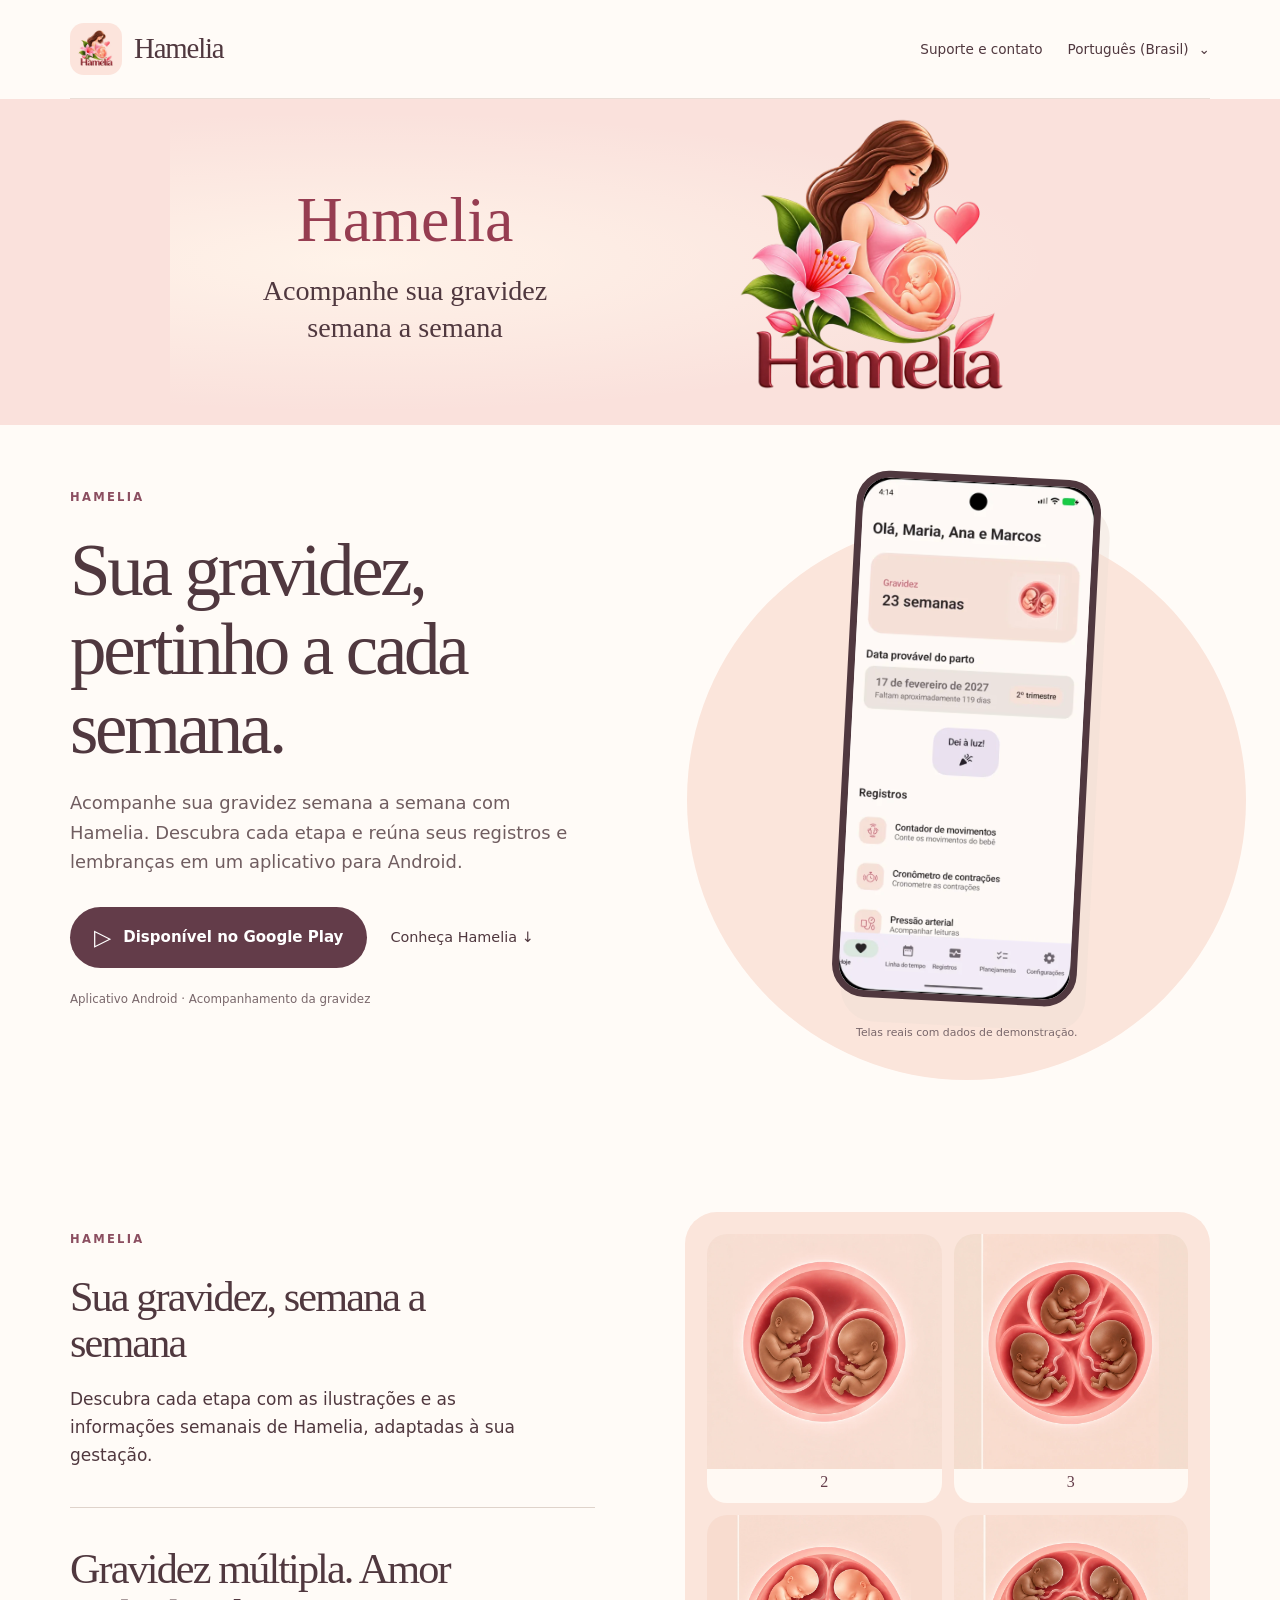
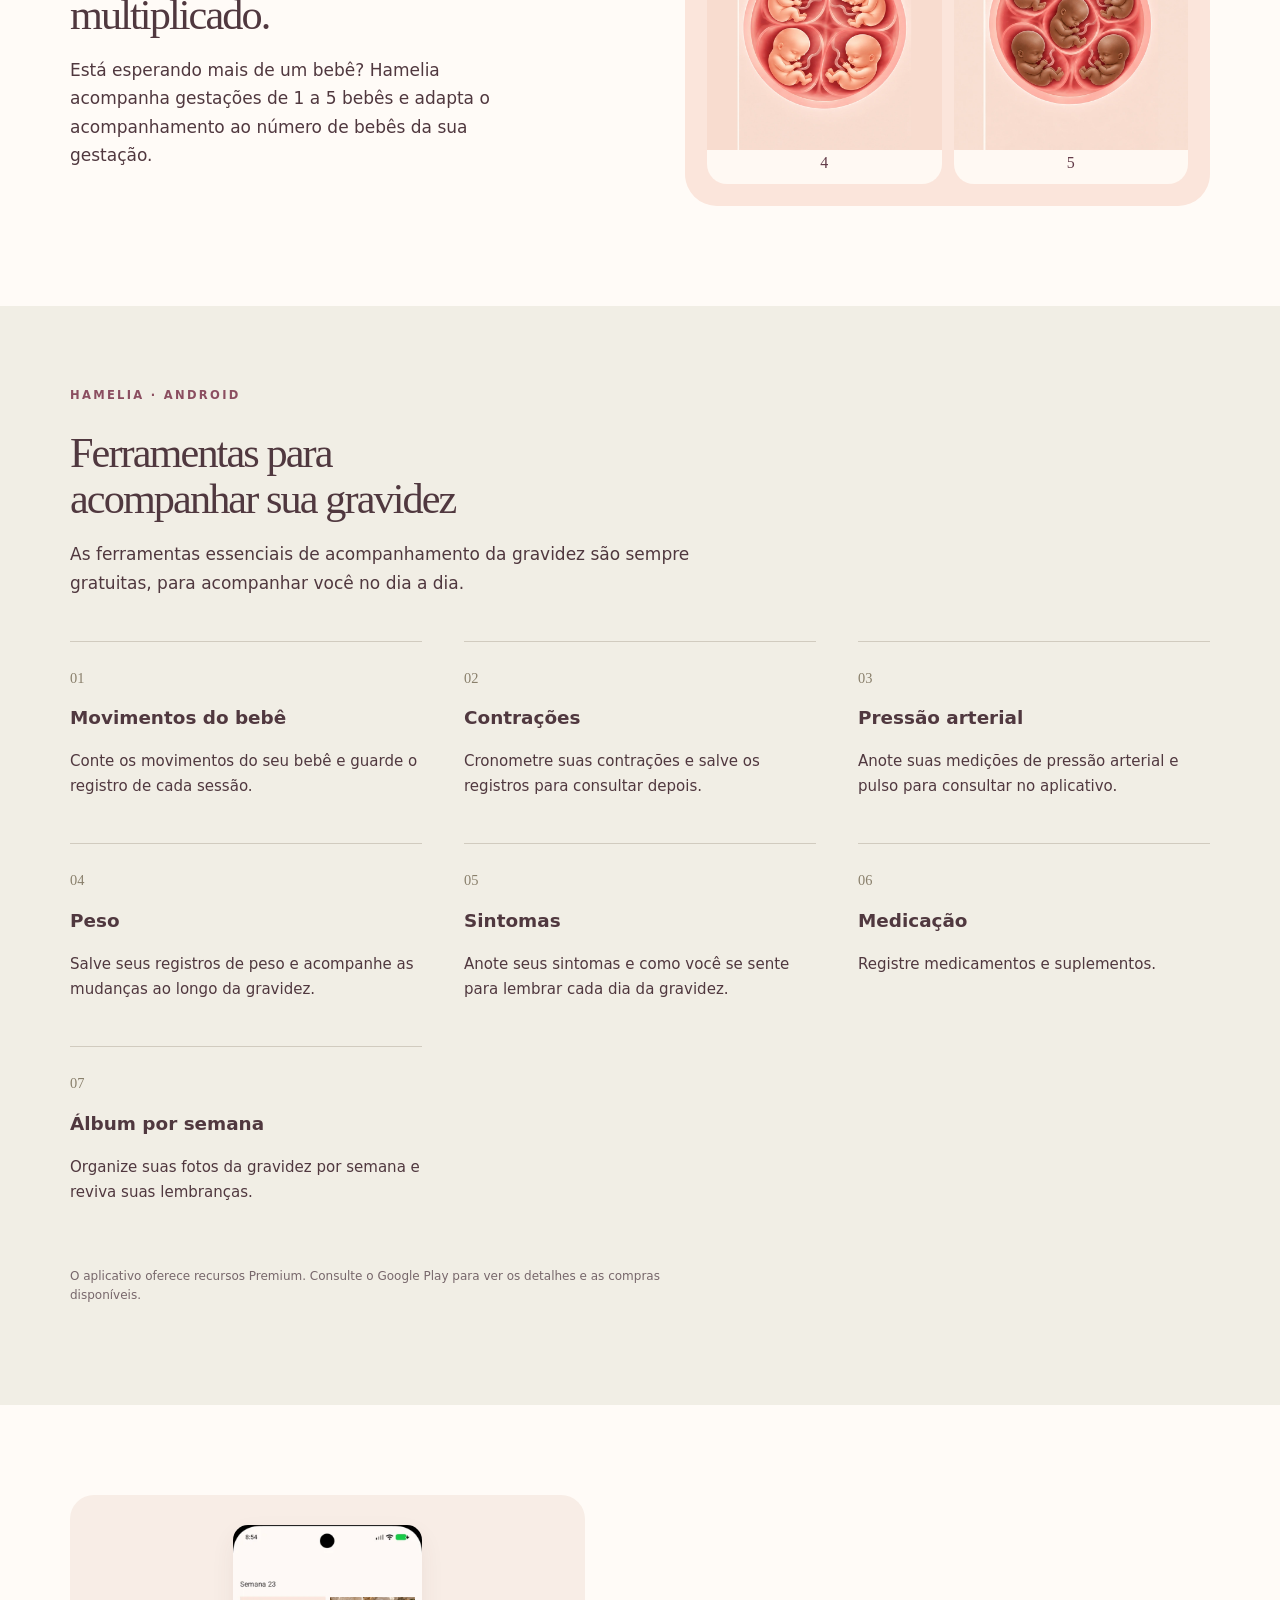
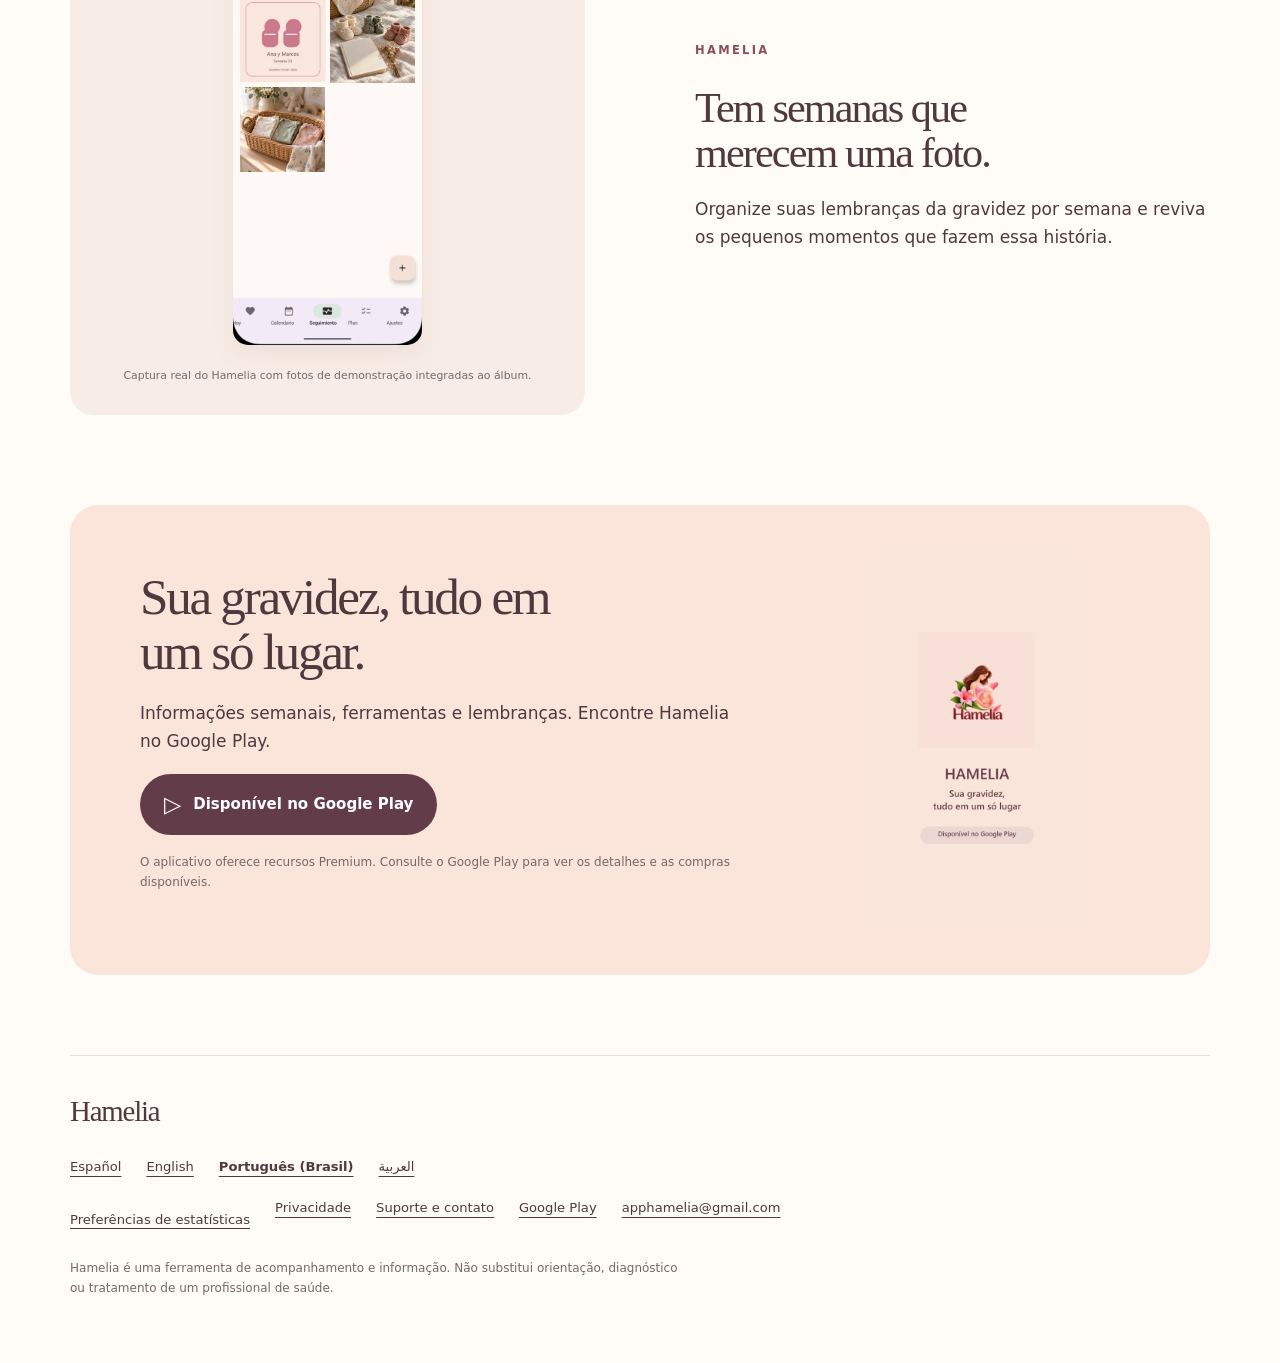
<file: pt-br/index.html>
<!doctype html><html lang="pt-BR" dir="ltr"><head><meta charset="utf-8"><meta name="viewport" content="width=device-width, initial-scale=1"><title>Hamelia · Aplicativo de gravidez para Android</title><meta name="description" content="Acompanhe sua gravidez semana a semana com Hamelia para Android. Gestação múltipla, movimentos do bebê, contrações, registros e álbum em um só lugar."><meta name="theme-color" content="#fbe5db"><link rel="icon" href="../assets/favicon.png" type="image/png"><link rel="apple-touch-icon" href="../assets/apple-touch-icon.png"><link rel="stylesheet" href="../assets/style.css"><meta property="og:type" content="website"><meta property="og:site_name" content="Hamelia"><meta property="og:title" content="Hamelia · Aplicativo de gravidez para Android"><meta property="og:description" content="Acompanhe sua gravidez semana a semana com Hamelia para Android. Gestação múltipla, movimentos do bebê, contrações, registros e álbum em um só lugar."><meta property="og:locale" content="pt_BR"><meta name="twitter:card" content="summary_large_image">
<!-- PUBLIC_URL_START --><meta name="robots" content="index,follow">
<link rel="canonical" href="https://hamelia.es/pt-br/">
<link rel="alternate" hreflang="es" href="https://hamelia.es/es/">
<link rel="alternate" hreflang="en" href="https://hamelia.es/en/">
<link rel="alternate" hreflang="pt-BR" href="https://hamelia.es/pt-br/">
<link rel="alternate" hreflang="ar" href="https://hamelia.es/ar/">
<link rel="alternate" hreflang="x-default" href="https://hamelia.es/">
<meta property="og:url" content="https://hamelia.es/pt-br/">
<meta property="og:image" content="https://hamelia.es/assets/brand-banner.webp">
<meta property="og:image:alt" content="Hamelia"><meta property="og:image:width" content="1400"><meta property="og:image:height" content="684">
<!-- PUBLIC_URL_END -->
<script type="application/ld+json">{"@context": "https://schema.org", "@type": "MobileApplication", "name": "Hamelia", "operatingSystem": "Android", "applicationCategory": "HealthApplication", "downloadUrl": "https://play.google.com/store/apps/details?id=com.ricardobrea.pregnancytracker", "inLanguage": ["es", "en", "pt-BR", "ar"], "@id": "https://hamelia.es/#android-app", "url": "https://hamelia.es/pt-br/", "image": "https://hamelia.es/assets/icon.webp", "description": "Acompanhe sua gravidez semana a semana com Hamelia para Android. Gestação múltipla, movimentos do bebê, contrações, registros e álbum em um só lugar."}</script><link rel="stylesheet" href="../assets/analytics.css"><script src="../assets/analytics.js" defer></script></head><body><a class="skip" href="#main">Pular para o conteúdo</a><header class="wrap header"><div class="brand"><img src="../assets/icon.webp" alt="" width="512" height="512" class="" fetchpriority="high"><span>Hamelia</span></div><nav aria-label="Navegação"><a href="support.html">Suporte e contato</a><details class="language"><summary>Português (Brasil) <span aria-hidden="true">⌄</span></summary><div><a href="../es/" lang="es" hreflang="es">Español</a><a href="../en/" lang="en" hreflang="en">English</a><a href="../pt-br/" lang="pt-BR" hreflang="pt-BR" aria-current="page">Português (Brasil)</a><a href="../ar/" lang="ar" hreflang="ar">العربية</a></div></details></nav></header>
<main id="main"><section class="brand-strip" aria-label="Hamelia"><div class="wrap brand-banner"><div><p class="banner-name">Hamelia</p><p>Acompanhe sua gravidez<br>semana a semana</p></div><img src="../assets/brand-art.webp" alt="" width="650" height="650" fetchpriority="high"></div></section><section class="wrap hero"><div class="hero-copy"><p class="eyebrow">HAMELIA</p><h1>Sua gravidez, pertinho a cada semana.</h1><p class="lead">Acompanhe sua gravidez semana a semana com Hamelia. Descubra cada etapa e reúna seus registros e lembranças em um aplicativo para Android.</p><div class="actions"><a class="button" href="https://play.google.com/store/apps/details?id=com.ricardobrea.pregnancytracker"><span aria-hidden="true">▷</span> Disponível no Google Play</a><a class="text-link" href="#app">Conheça Hamelia <span aria-hidden="true">↓</span></a></div><p class="tag">Aplicativo Android · Acompanhamento da gravidez</p></div><figure class="hero-visual"><div class="halo" aria-hidden="true"></div><div class="phone"><img src="../assets/screen-pt-br.webp" alt="Tela inicial real de Hamelia em português brasileiro" width="540" height="1200" class="" fetchpriority="high"></div><figcaption>Telas reais com dados de demonstração.</figcaption></figure></section>
<section class="wrap story" id="app"><div><p class="eyebrow">HAMELIA</p><h2>Sua gravidez, semana a semana</h2><p>Descubra cada etapa com as ilustrações e as informações semanais de Hamelia, adaptadas à sua gestação.</p><div class="rule"></div><h2>Gravidez múltipla. Amor multiplicado.</h2><p>Está esperando mais de um bebê? Hamelia acompanha gestações de 1 a 5 bebês e adapta o acompanhamento ao número de bebês da sua gestação.</p></div><div class="illustration multiples"><figure><img src="../assets/multiple-2-v8.webp" alt="Ilustração original V8: gestação de 2 bebês." width="800" height="800" loading="lazy" decoding="async"><figcaption><bdi>2</bdi></figcaption></figure><figure><img src="../assets/multiple-3-v8.webp" alt="Ilustração original V8: gestação de 3 bebês." width="800" height="800" loading="lazy" decoding="async"><figcaption><bdi>3</bdi></figcaption></figure><figure><img src="../assets/multiple-4-v8.webp" alt="Ilustração original V8: gestação de 4 bebês." width="800" height="800" loading="lazy" decoding="async"><figcaption><bdi>4</bdi></figcaption></figure><figure><img src="../assets/multiple-5-v8.webp" alt="Ilustração original V8: gestação de 5 bebês." width="800" height="800" loading="lazy" decoding="async"><figcaption><bdi>5</bdi></figcaption></figure></div></section>
<section class="tools-section"><div class="wrap"><div class="section-intro"><p class="eyebrow">HAMELIA · ANDROID</p><h2>Ferramentas para acompanhar sua gravidez</h2><p>As ferramentas essenciais de acompanhamento da gravidez são sempre gratuitas, para acompanhar você no dia a dia.</p></div><div class="tools-grid"><article><span class="tool-no" aria-hidden="true">01</span><h3>Movimentos do bebê</h3><p>Conte os movimentos do seu bebê e guarde o registro de cada sessão.</p></article><article><span class="tool-no" aria-hidden="true">02</span><h3>Contrações</h3><p>Cronometre suas contrações e salve os registros para consultar depois.</p></article><article><span class="tool-no" aria-hidden="true">03</span><h3>Pressão arterial</h3><p>Anote suas medições de pressão arterial e pulso para consultar no aplicativo.</p></article><article><span class="tool-no" aria-hidden="true">04</span><h3>Peso</h3><p>Salve seus registros de peso e acompanhe as mudanças ao longo da gravidez.</p></article><article><span class="tool-no" aria-hidden="true">05</span><h3>Sintomas</h3><p>Anote seus sintomas e como você se sente para lembrar cada dia da gravidez.</p></article><article><span class="tool-no" aria-hidden="true">06</span><h3>Medicação</h3><p>Registre medicamentos e suplementos.</p></article><article><span class="tool-no" aria-hidden="true">07</span><h3>Álbum por semana</h3><p>Organize suas fotos da gravidez por semana e reviva suas lembranças.</p></article></div><p class="fine">O aplicativo oferece recursos Premium. Consulte o Google Play para ver os detalhes e as compras disponíveis.</p></div></section>
<section class="wrap album"><figure class="album-composition"><div class="album-screen" dir="ltr"><img src="../assets/album-v8.webp" alt="Álbum de Hamelia com uma lembrança fictícia de demonstração" width="540" height="1200" class="album-shot" loading="lazy" decoding="async"><img class="album-memory album-memory--booties" src="../assets/album-memory-24.webp" alt="Sapatinhos: uma lembrança fotográfica de demonstração" width="900" height="900" loading="lazy" decoding="async"><img class="album-memory album-memory--preparations" src="../assets/album-memory-23.webp" alt="Preparativos da gravidez: foto de demonstração" width="900" height="900" loading="lazy" decoding="async"></div><figcaption>Captura real do Hamelia com fotos de demonstração integradas ao álbum.</figcaption></figure><div><p class="eyebrow">HAMELIA</p><h2>Tem semanas que merecem uma foto.</h2><p>Organize suas lembranças da gravidez por semana e reviva os pequenos momentos que fazem essa história.</p></div></section>
<section class="wrap closing"><div><h2>Sua gravidez, tudo em um só lugar.</h2><p>Informações semanais, ferramentas e lembranças. Encontre Hamelia no Google Play.</p><a class="button" href="https://play.google.com/store/apps/details?id=com.ricardobrea.pregnancytracker"><span aria-hidden="true">▷</span> Disponível no Google Play</a><p class="fine">O aplicativo oferece recursos Premium. Consulte o Google Play para ver os detalhes e as compras disponíveis.</p></div><figure><img src="../assets/closing-pt-br.webp" alt="Encerramento promocional original: Sua gravidez, tudo em um só lugar" width="540" height="960" class="closing-image" loading="lazy" decoding="async"></figure></section></main><footer class="wrap footer"><a class="brand" href="./">Hamelia</a><nav aria-label="Idiomas" class="languages"><a href="../es/" lang="es" hreflang="es">Español</a><a href="../en/" lang="en" hreflang="en">English</a><a href="../pt-br/" lang="pt-BR" hreflang="pt-BR" aria-current="page">Português (Brasil)</a><a href="../ar/" lang="ar" hreflang="ar">العربية</a></nav><div class="footer-links"><button type="button" class="hamelia-privacy-entry" data-statistics-preferences>Preferências de estatísticas</button><a href="privacy.html">Privacidade</a><a href="support.html">Suporte e contato</a><a href="https://play.google.com/store/apps/details?id=com.ricardobrea.pregnancytracker">Google Play</a><a dir="ltr" href="mailto:apphamelia@gmail.com">apphamelia@gmail.com</a></div><p class="fine">Hamelia é uma ferramenta de acompanhamento e informação. Não substitui orientação, diagnóstico ou tratamento de um profissional de saúde.</p></footer></body></html>
</file>
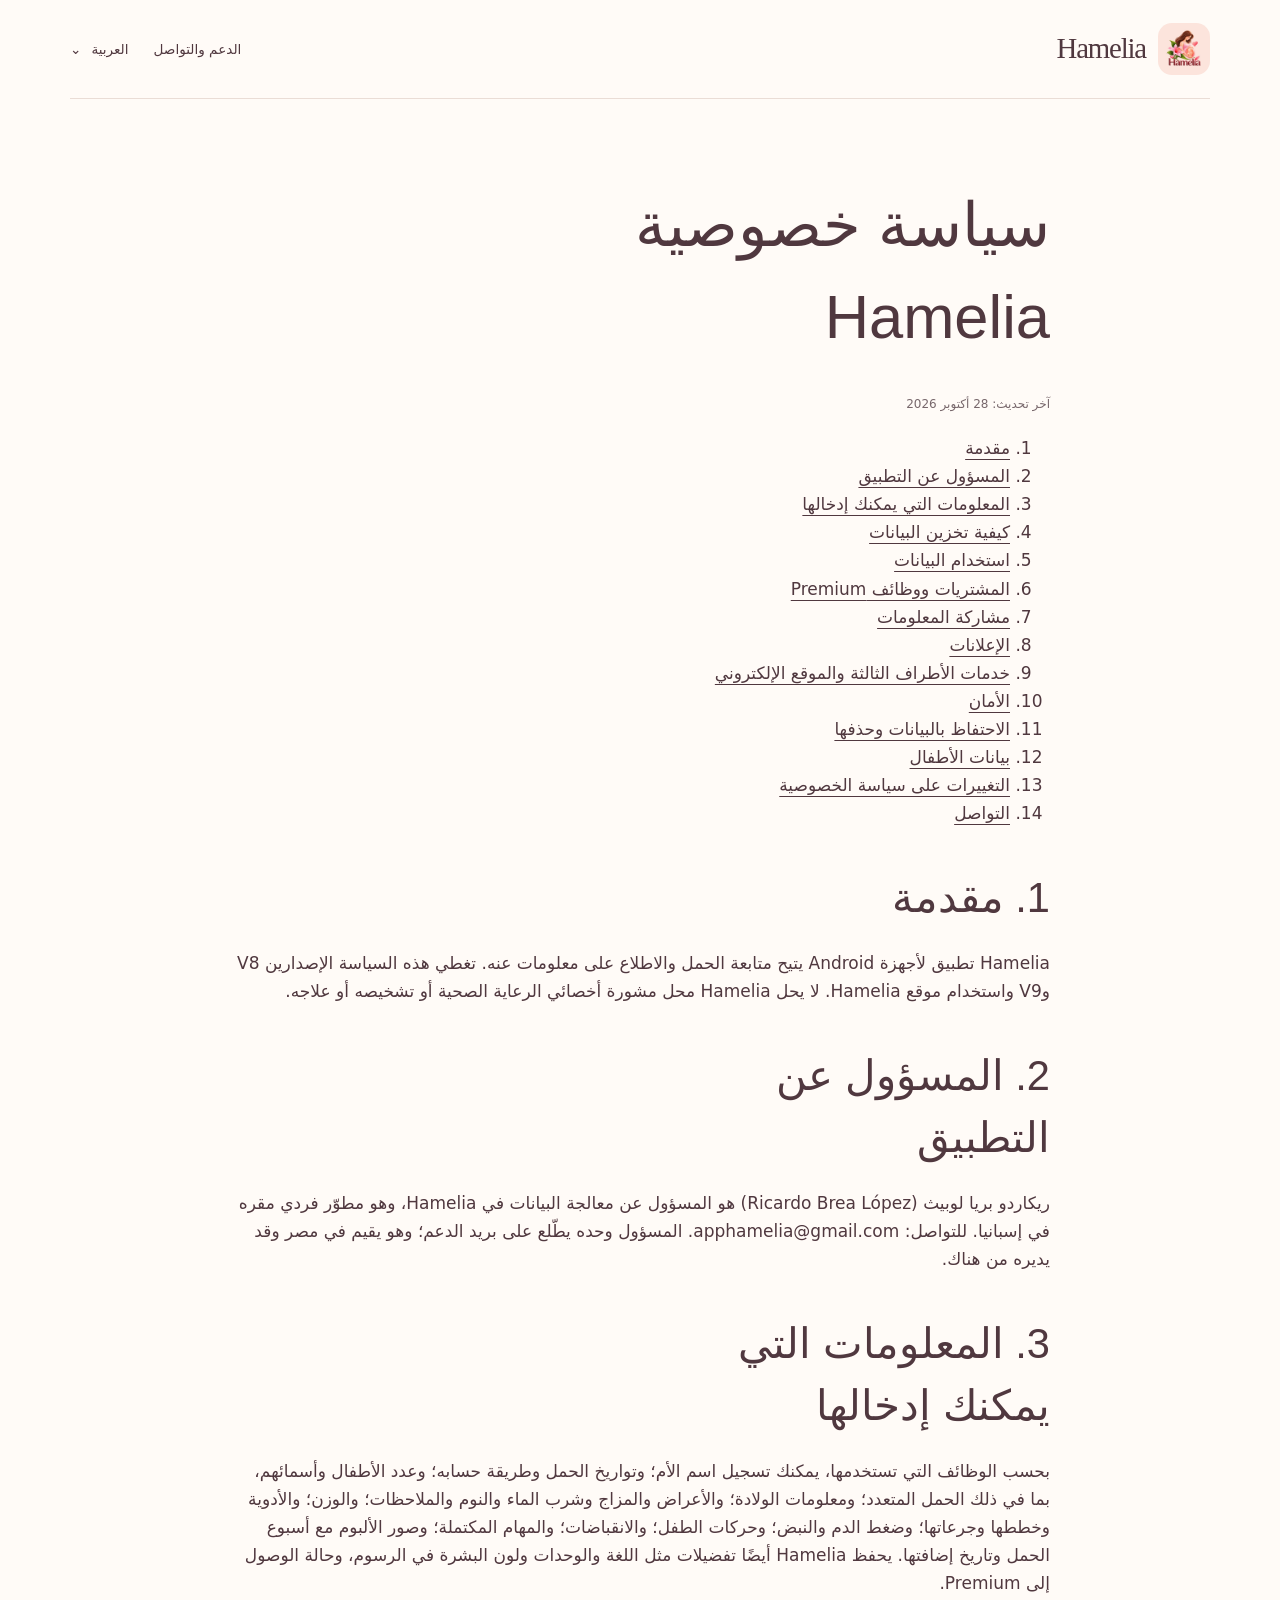
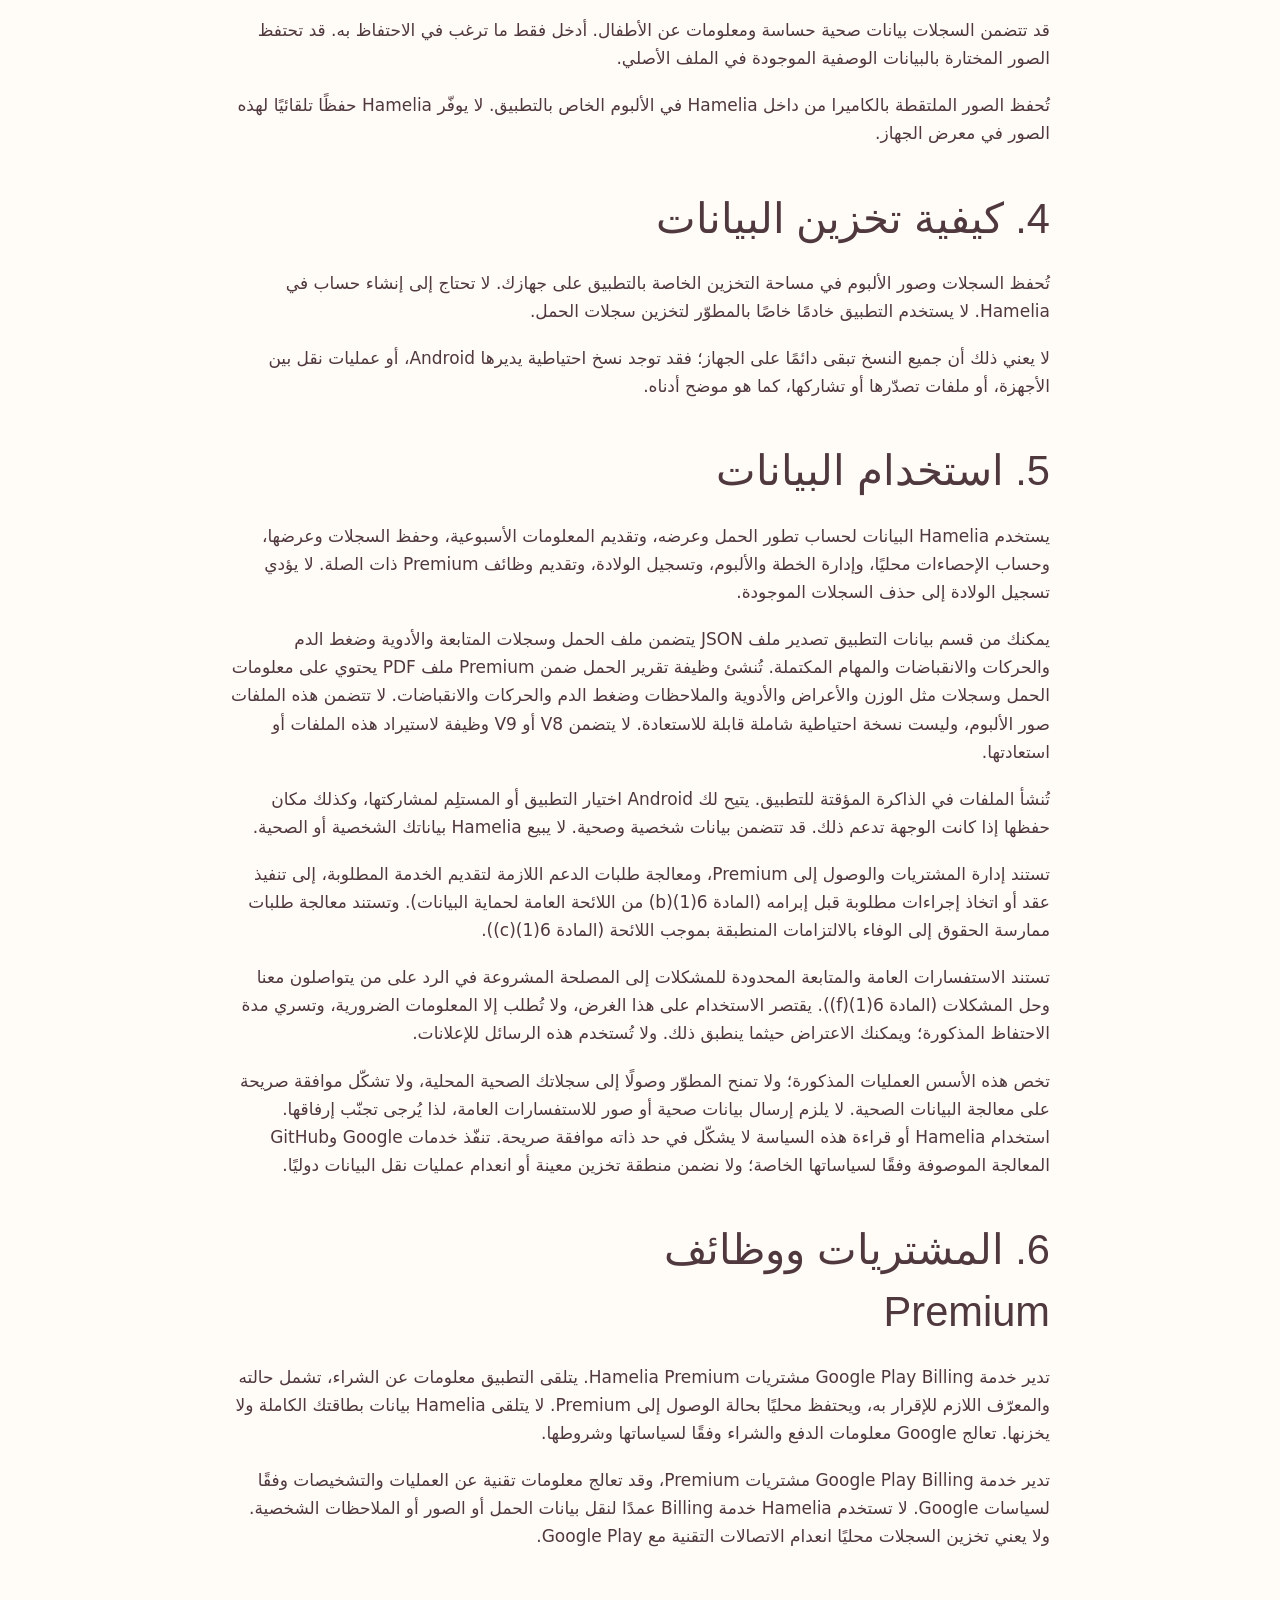
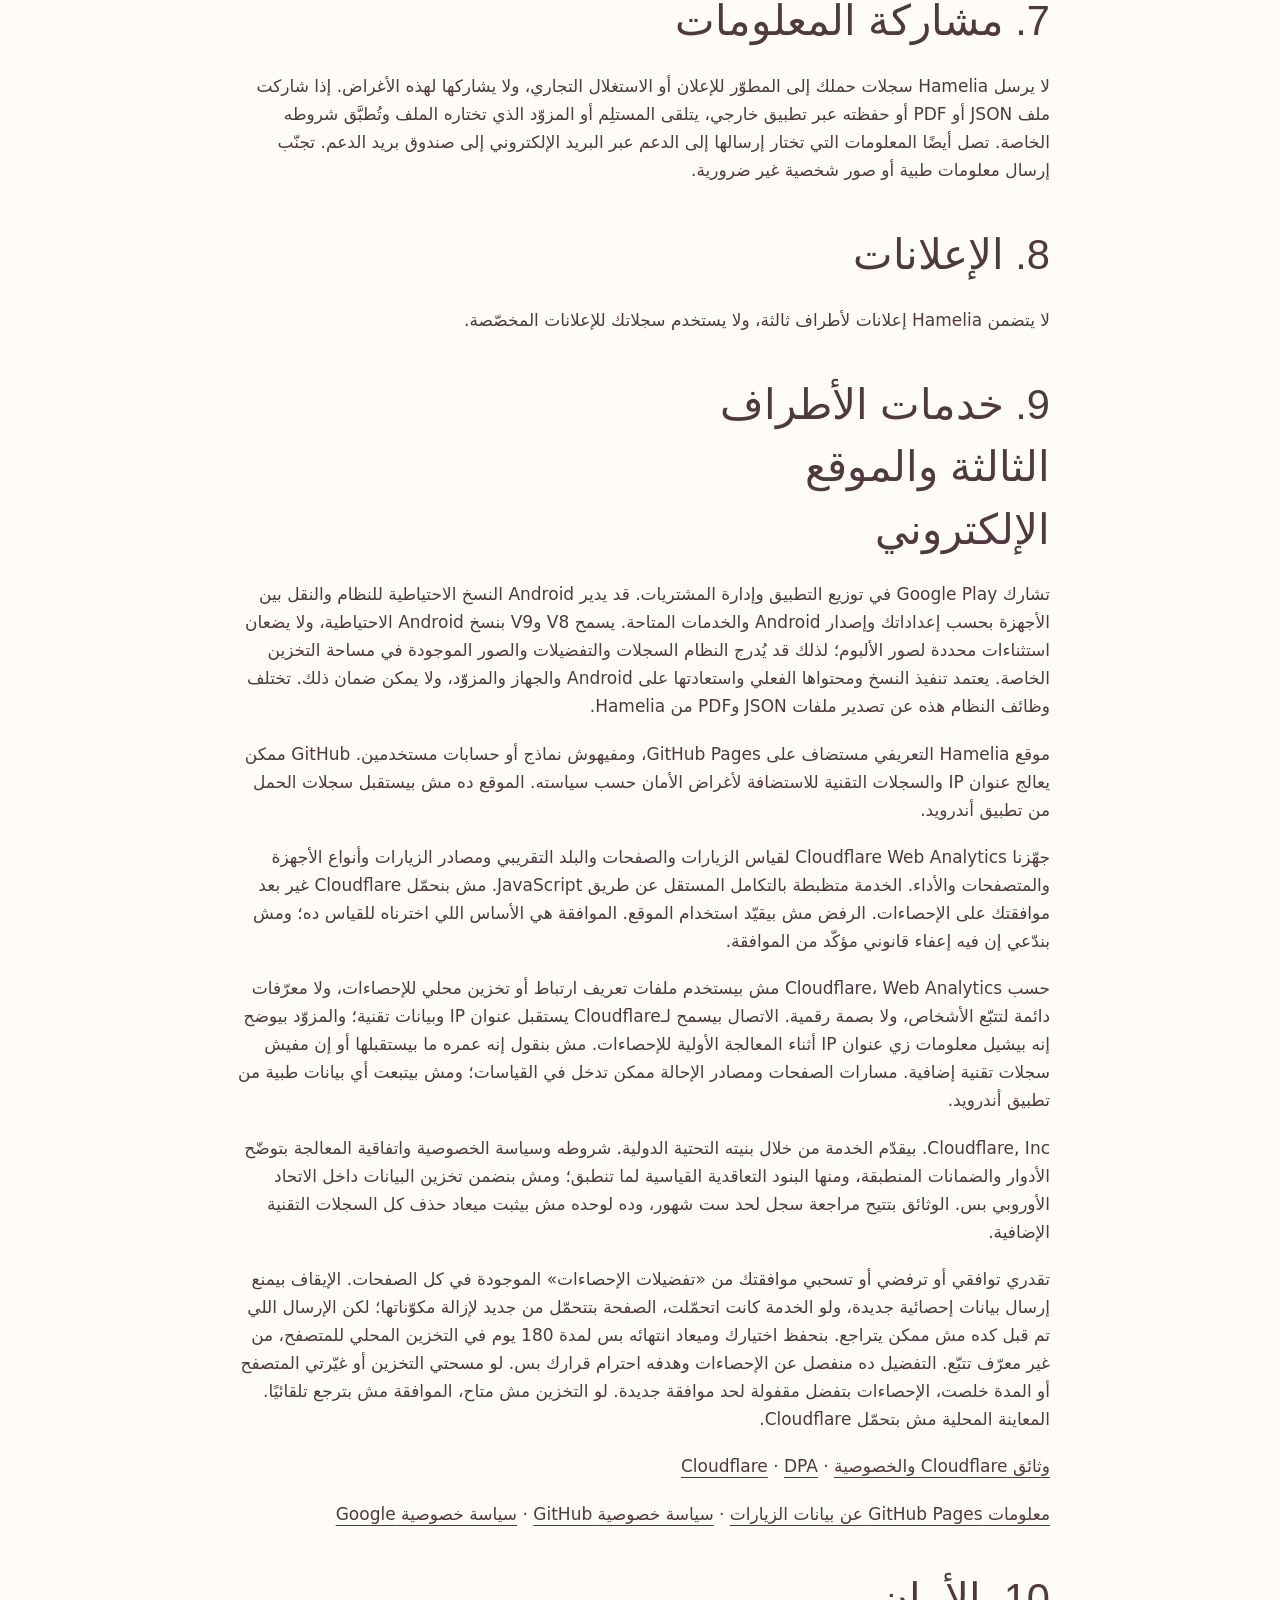
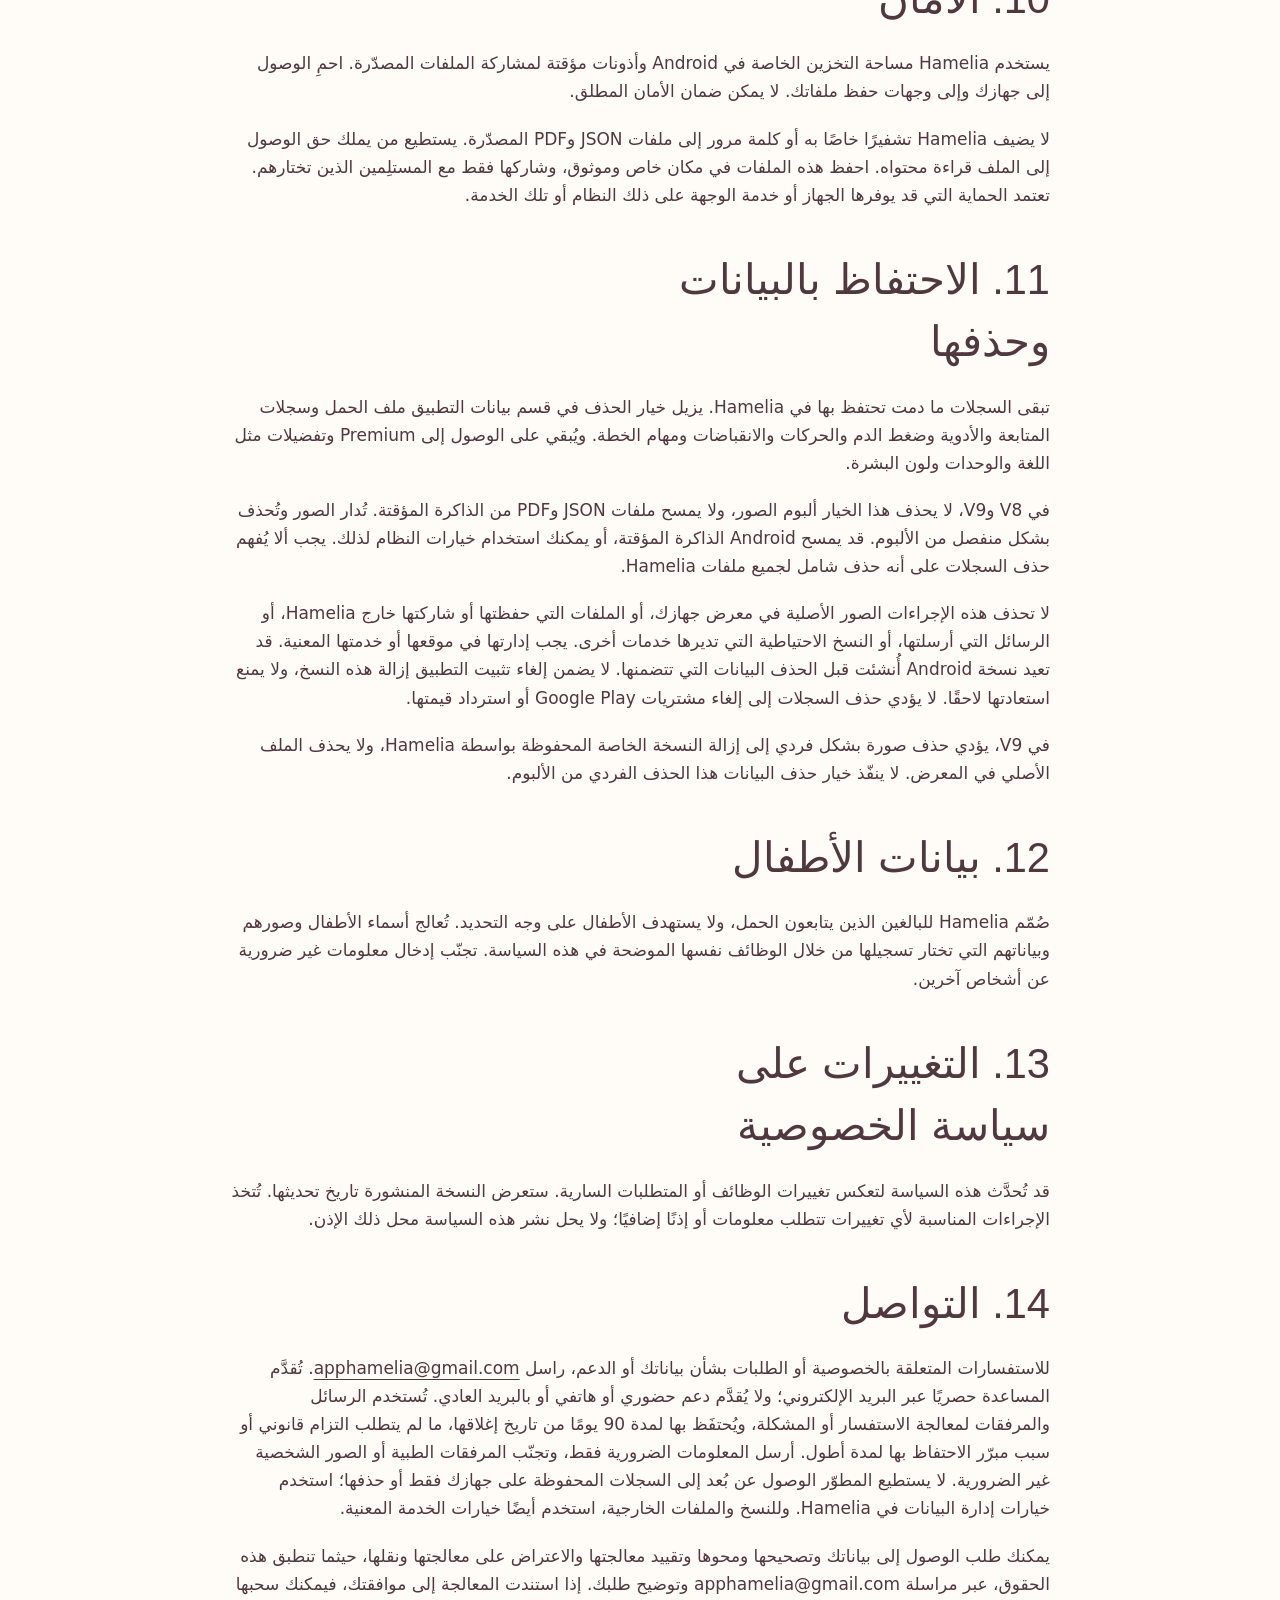
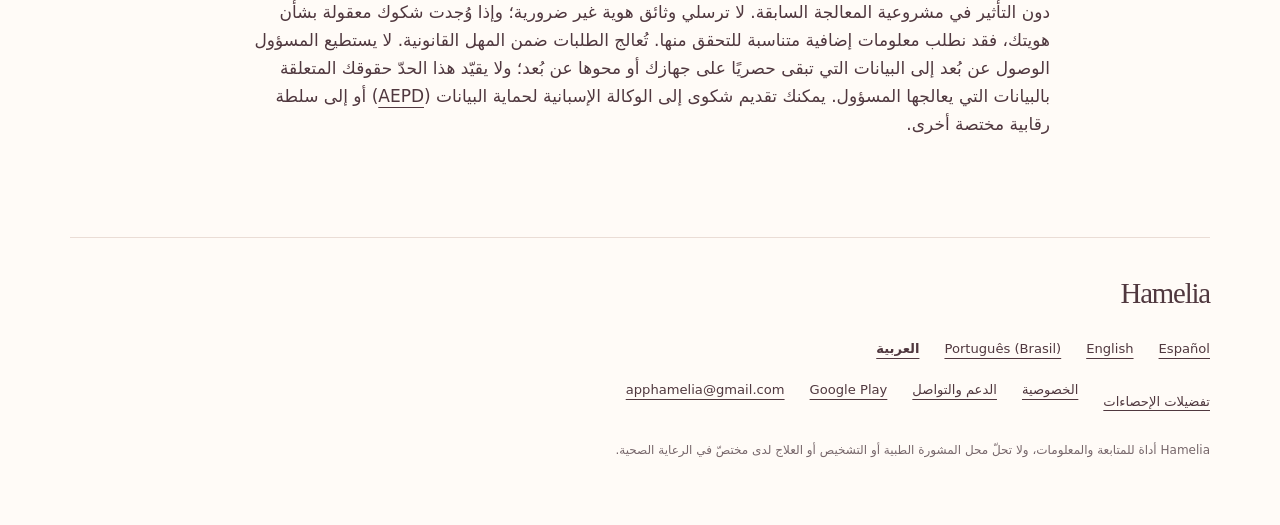
<file: ar/privacy.html>
<!doctype html><html lang="ar" dir="rtl"><head><meta charset="utf-8"><meta name="viewport" content="width=device-width, initial-scale=1"><title>سياسة خصوصية Hamelia</title><meta name="description" content="سياسة خصوصية Hamelia للإصدارين V8 وV9: البيانات المحلية والصور والتصدير والدعم."><meta name="theme-color" content="#fbe5db"><link rel="icon" href="../assets/favicon.png" type="image/png"><link rel="apple-touch-icon" href="../assets/apple-touch-icon.png"><link rel="stylesheet" href="../assets/style.css"><meta property="og:type" content="website"><meta property="og:site_name" content="Hamelia"><meta property="og:title" content="سياسة خصوصية Hamelia"><meta property="og:description" content="سياسة خصوصية Hamelia للإصدارين V8 وV9: البيانات المحلية والصور والتصدير والدعم."><meta property="og:locale" content="ar_AR"><meta name="twitter:card" content="summary_large_image">
<!-- PUBLIC_URL_START --><meta name="robots" content="index,follow">
<link rel="canonical" href="https://hamelia.es/ar/privacy.html">
<link rel="alternate" hreflang="es" href="https://hamelia.es/es/privacy.html">
<link rel="alternate" hreflang="en" href="https://hamelia.es/en/privacy.html">
<link rel="alternate" hreflang="pt-BR" href="https://hamelia.es/pt-br/privacy.html">
<link rel="alternate" hreflang="ar" href="https://hamelia.es/ar/privacy.html">
<meta property="og:url" content="https://hamelia.es/ar/privacy.html">
<meta property="og:image" content="https://hamelia.es/assets/brand-banner.webp">
<meta property="og:image:alt" content="Hamelia"><meta property="og:image:width" content="1400"><meta property="og:image:height" content="684">
<!-- PUBLIC_URL_END -->
<script type="application/ld+json">{"@context": "https://schema.org", "@type": "MobileApplication", "name": "Hamelia", "operatingSystem": "Android", "applicationCategory": "HealthApplication", "downloadUrl": "https://play.google.com/store/apps/details?id=com.ricardobrea.pregnancytracker", "inLanguage": ["es", "en", "pt-BR", "ar"]}</script><link rel="stylesheet" href="../assets/analytics.css"><script src="../assets/analytics.js" defer></script></head><body><a class="skip" href="#main">انتقلي إلى المحتوى</a><header class="wrap header"><a class="brand" href="./" aria-label="Hamelia · الرئيسية"><img src="../assets/icon.webp" alt="" width="512" height="512" class="" fetchpriority="high"><span>Hamelia</span></a><nav aria-label="التنقل"><a href="support.html">الدعم والتواصل</a><details class="language"><summary>العربية <span aria-hidden="true">⌄</span></summary><div><a href="../es/privacy.html" lang="es" hreflang="es">Español</a><a href="../en/privacy.html" lang="en" hreflang="en">English</a><a href="../pt-br/privacy.html" lang="pt-BR" hreflang="pt-BR">Português (Brasil)</a><a href="../ar/privacy.html" lang="ar" hreflang="ar" aria-current="page">العربية</a></div></details></nav></header><main id="main" class="wrap prose"><h1>سياسة خصوصية Hamelia</h1><p class="fine"><time datetime="2026-10-28">آخر تحديث: 28 أكتوبر 2026</time></p><ol><li><a href="#section-1">مقدمة</a></li><li><a href="#section-2">المسؤول عن التطبيق</a></li><li><a href="#section-3">المعلومات التي يمكنك إدخالها</a></li><li><a href="#section-4">كيفية تخزين البيانات</a></li><li><a href="#section-5">استخدام البيانات</a></li><li><a href="#section-6">المشتريات ووظائف Premium</a></li><li><a href="#section-7">مشاركة المعلومات</a></li><li><a href="#section-8">الإعلانات</a></li><li><a href="#section-9">خدمات الأطراف الثالثة والموقع الإلكتروني</a></li><li><a href="#section-10">الأمان</a></li><li><a href="#section-11">الاحتفاظ بالبيانات وحذفها</a></li><li><a href="#section-12">بيانات الأطفال</a></li><li><a href="#section-13">التغييرات على سياسة الخصوصية</a></li><li><a href="#section-14">التواصل</a></li></ol><section aria-labelledby="section-1"><h2 id="section-1">1. مقدمة</h2>
<p>Hamelia تطبيق لأجهزة Android يتيح متابعة الحمل والاطلاع على معلومات عنه. تغطي هذه السياسة الإصدارين V8 وV9 واستخدام موقع Hamelia. لا يحل Hamelia محل مشورة أخصائي الرعاية الصحية أو تشخيصه أو علاجه.</p>
</section>
<section aria-labelledby="section-2"><h2 id="section-2">2. المسؤول عن التطبيق</h2>
<p>ريكاردو بريا لوبيث (Ricardo Brea López) هو المسؤول عن معالجة البيانات في Hamelia، وهو مطوّر فردي مقره في إسبانيا. للتواصل: <bdi dir="ltr">apphamelia@gmail.com</bdi>. المسؤول وحده يطّلع على بريد الدعم؛ وهو يقيم في مصر وقد يديره من هناك.</p>
</section>
<section aria-labelledby="section-3"><h2 id="section-3">3. المعلومات التي يمكنك إدخالها</h2>
<p>بحسب الوظائف التي تستخدمها، يمكنك تسجيل اسم الأم؛ وتواريخ الحمل وطريقة حسابه؛ وعدد الأطفال وأسمائهم، بما في ذلك الحمل المتعدد؛ ومعلومات الولادة؛ والأعراض والمزاج وشرب الماء والنوم والملاحظات؛ والوزن؛ والأدوية وخططها وجرعاتها؛ وضغط الدم والنبض؛ وحركات الطفل؛ والانقباضات؛ والمهام المكتملة؛ وصور الألبوم مع أسبوع الحمل وتاريخ إضافتها. يحفظ Hamelia أيضًا تفضيلات مثل اللغة والوحدات ولون البشرة في الرسوم، وحالة الوصول إلى Premium.</p>
<p>قد تتضمن السجلات بيانات صحية حساسة ومعلومات عن الأطفال. أدخل فقط ما ترغب في الاحتفاظ به. قد تحتفظ الصور المختارة بالبيانات الوصفية الموجودة في الملف الأصلي.</p>
<p>تُحفظ الصور الملتقطة بالكاميرا من داخل Hamelia في الألبوم الخاص بالتطبيق. لا يوفّر Hamelia حفظًا تلقائيًا لهذه الصور في معرض الجهاز.</p>
</section>
<section aria-labelledby="section-4"><h2 id="section-4">4. كيفية تخزين البيانات</h2>
<p>تُحفظ السجلات وصور الألبوم في مساحة التخزين الخاصة بالتطبيق على جهازك. لا تحتاج إلى إنشاء حساب في Hamelia. لا يستخدم التطبيق خادمًا خاصًا بالمطوّر لتخزين سجلات الحمل.</p>
<p>لا يعني ذلك أن جميع النسخ تبقى دائمًا على الجهاز؛ فقد توجد نسخ احتياطية يديرها Android، أو عمليات نقل بين الأجهزة، أو ملفات تصدّرها أو تشاركها، كما هو موضح أدناه.</p>
</section>
<section aria-labelledby="section-5"><h2 id="section-5">5. استخدام البيانات</h2>
<p>يستخدم Hamelia البيانات لحساب تطور الحمل وعرضه، وتقديم المعلومات الأسبوعية، وحفظ السجلات وعرضها، وحساب الإحصاءات محليًا، وإدارة الخطة والألبوم، وتسجيل الولادة، وتقديم وظائف Premium ذات الصلة. لا يؤدي تسجيل الولادة إلى حذف السجلات الموجودة.</p>
<p>يمكنك من قسم بيانات التطبيق تصدير ملف JSON يتضمن ملف الحمل وسجلات المتابعة والأدوية وضغط الدم والحركات والانقباضات والمهام المكتملة. تُنشئ وظيفة تقرير الحمل ضمن Premium ملف PDF يحتوي على معلومات الحمل وسجلات مثل الوزن والأعراض والأدوية والملاحظات وضغط الدم والحركات والانقباضات. لا تتضمن هذه الملفات صور الألبوم، وليست نسخة احتياطية شاملة قابلة للاستعادة. لا يتضمن V8 أو V9 وظيفة لاستيراد هذه الملفات أو استعادتها.</p>
<p>تُنشأ الملفات في الذاكرة المؤقتة للتطبيق. يتيح لك Android اختيار التطبيق أو المستلِم لمشاركتها، وكذلك مكان حفظها إذا كانت الوجهة تدعم ذلك. قد تتضمن بيانات شخصية وصحية. لا يبيع Hamelia بياناتك الشخصية أو الصحية.</p>
<p>تستند إدارة المشتريات والوصول إلى Premium، ومعالجة طلبات الدعم اللازمة لتقديم الخدمة المطلوبة، إلى تنفيذ عقد أو اتخاذ إجراءات مطلوبة قبل إبرامه (المادة 6(1)(b) من اللائحة العامة لحماية البيانات). وتستند معالجة طلبات ممارسة الحقوق إلى الوفاء بالالتزامات المنطبقة بموجب اللائحة (المادة 6(1)(c)).</p>
<p>تستند الاستفسارات العامة والمتابعة المحدودة للمشكلات إلى المصلحة المشروعة في الرد على من يتواصلون معنا وحل المشكلات (المادة 6(1)(f)). يقتصر الاستخدام على هذا الغرض، ولا تُطلب إلا المعلومات الضرورية، وتسري مدة الاحتفاظ المذكورة؛ ويمكنك الاعتراض حيثما ينطبق ذلك. ولا تُستخدم هذه الرسائل للإعلانات.</p>
<p>تخص هذه الأسس العمليات المذكورة؛ ولا تمنح المطوّر وصولًا إلى سجلاتك الصحية المحلية، ولا تشكّل موافقة صريحة على معالجة البيانات الصحية. لا يلزم إرسال بيانات صحية أو صور للاستفسارات العامة، لذا يُرجى تجنّب إرفاقها. استخدام Hamelia أو قراءة هذه السياسة لا يشكّل في حد ذاته موافقة صريحة. تنفّذ خدمات Google وGitHub المعالجة الموصوفة وفقًا لسياساتها الخاصة؛ ولا نضمن منطقة تخزين معينة أو انعدام عمليات نقل البيانات دوليًا.</p>
</section>
<section aria-labelledby="section-6"><h2 id="section-6">6. المشتريات ووظائف Premium</h2>
<p>تدير خدمة Google Play Billing مشتريات Hamelia Premium. يتلقى التطبيق معلومات عن الشراء، تشمل حالته والمعرّف اللازم للإقرار به، ويحتفظ محليًا بحالة الوصول إلى Premium. لا يتلقى Hamelia بيانات بطاقتك الكاملة ولا يخزنها. تعالج Google معلومات الدفع والشراء وفقًا لسياساتها وشروطها.</p>
<p>تدير خدمة Google Play Billing مشتريات Premium، وقد تعالج معلومات تقنية عن العمليات والتشخيصات وفقًا لسياسات Google. لا تستخدم Hamelia خدمة Billing عمدًا لنقل بيانات الحمل أو الصور أو الملاحظات الشخصية. ولا يعني تخزين السجلات محليًا انعدام الاتصالات التقنية مع Google Play.</p>
</section>
<section aria-labelledby="section-7"><h2 id="section-7">7. مشاركة المعلومات</h2>
<p>لا يرسل Hamelia سجلات حملك إلى المطوّر للإعلان أو الاستغلال التجاري، ولا يشاركها لهذه الأغراض. إذا شاركت ملف JSON أو PDF أو حفظته عبر تطبيق خارجي، يتلقى المستلِم أو المزوّد الذي تختاره الملف وتُطبَّق شروطه الخاصة. تصل أيضًا المعلومات التي تختار إرسالها إلى الدعم عبر البريد الإلكتروني إلى صندوق بريد الدعم. تجنّب إرسال معلومات طبية أو صور شخصية غير ضرورية.</p>
</section>
<section aria-labelledby="section-8"><h2 id="section-8">8. الإعلانات</h2>
<p>لا يتضمن Hamelia إعلانات لأطراف ثالثة، ولا يستخدم سجلاتك للإعلانات المخصّصة.</p>
</section>
<section aria-labelledby="section-9"><h2 id="section-9">9. خدمات الأطراف الثالثة والموقع الإلكتروني</h2>
<p>تشارك Google Play في توزيع التطبيق وإدارة المشتريات. قد يدير Android النسخ الاحتياطية للنظام والنقل بين الأجهزة بحسب إعداداتك وإصدار Android والخدمات المتاحة. يسمح V8 وV9 بنسخ Android الاحتياطية، ولا يضعان استثناءات محددة لصور الألبوم؛ لذلك قد يُدرج النظام السجلات والتفضيلات والصور الموجودة في مساحة التخزين الخاصة. يعتمد تنفيذ النسخ ومحتواها الفعلي واستعادتها على Android والجهاز والمزوّد، ولا يمكن ضمان ذلك. تختلف وظائف النظام هذه عن تصدير ملفات JSON وPDF من Hamelia.</p>
<p>موقع Hamelia التعريفي مستضاف على GitHub Pages، ومفيهوش نماذج أو حسابات مستخدمين. GitHub ممكن يعالج عنوان IP والسجلات التقنية للاستضافة لأغراض الأمان حسب سياسته. الموقع ده مش بيستقبل سجلات الحمل من تطبيق أندرويد.</p>
<p>جهّزنا Cloudflare Web Analytics لقياس الزيارات والصفحات والبلد التقريبي ومصادر الزيارات وأنواع الأجهزة والمتصفحات والأداء. الخدمة متظبطة بالتكامل المستقل عن طريق JavaScript. مش بنحمّل Cloudflare غير بعد موافقتك على الإحصاءات. الرفض مش بيقيّد استخدام الموقع. الموافقة هي الأساس اللي اخترناه للقياس ده؛ ومش بندّعي إن فيه إعفاء قانوني مؤكّد من الموافقة.</p>
<p>حسب Cloudflare، Web Analytics مش بيستخدم ملفات تعريف ارتباط أو تخزين محلي للإحصاءات، ولا معرّفات دائمة لتتبّع الأشخاص، ولا بصمة رقمية. الاتصال بيسمح لـCloudflare يستقبل عنوان IP وبيانات تقنية؛ والمزوّد بيوضح إنه بيشيل معلومات زي عنوان IP أثناء المعالجة الأولية للإحصاءات. مش بنقول إنه عمره ما بيستقبلها أو إن مفيش سجلات تقنية إضافية. مسارات الصفحات ومصادر الإحالة ممكن تدخل في القياسات؛ ومش بيتبعت أي بيانات طبية من تطبيق أندرويد.</p>
<p>Cloudflare, Inc. بيقدّم الخدمة من خلال بنيته التحتية الدولية. شروطه وسياسة الخصوصية واتفاقية المعالجة بتوضّح الأدوار والضمانات المنطبقة، ومنها البنود التعاقدية القياسية لما تنطبق؛ ومش بنضمن تخزين البيانات داخل الاتحاد الأوروبي بس. الوثائق بتتيح مراجعة سجل لحد ست شهور، وده لوحده مش بيثبت ميعاد حذف كل السجلات التقنية الإضافية.</p>
<p>تقدري توافقي أو ترفضي أو تسحبي موافقتك من «تفضيلات الإحصاءات» الموجودة في كل الصفحات. الإيقاف بيمنع إرسال بيانات إحصائية جديدة، ولو الخدمة كانت اتحمّلت، الصفحة بتتحمّل من جديد لإزالة مكوّناتها؛ لكن الإرسال اللي تم قبل كده مش ممكن يتراجع. بنحفظ اختيارك وميعاد انتهائه بس لمدة 180 يوم في التخزين المحلي للمتصفح، من غير معرّف تتبّع. التفضيل ده منفصل عن الإحصاءات وهدفه احترام قرارك بس. لو مسحتي التخزين أو غيّرتي المتصفح أو المدة خلصت، الإحصاءات بتفضل مقفولة لحد موافقة جديدة. لو التخزين مش متاح، الموافقة مش بترجع تلقائيًا. المعاينة المحلية مش بتحمّل Cloudflare.</p>
<p><a href="https://developers.cloudflare.com/web-analytics/about/">وثائق Cloudflare والخصوصية</a> · <a href="https://www.cloudflare.com/privacypolicy/">Cloudflare</a> · <a href="https://www.cloudflare.com/cloudflare-customer-dpa/">DPA</a></p>
<p><a href="https://docs.github.com/en/pages/getting-started-with-github-pages/what-is-github-pages#data-collection">معلومات GitHub Pages عن بيانات الزيارات</a> · <a href="https://docs.github.com/en/site-policy/privacy-policies/github-general-privacy-statement">سياسة خصوصية GitHub</a> · <a href="https://policies.google.com/privacy">سياسة خصوصية Google</a></p>
</section>
<section aria-labelledby="section-10"><h2 id="section-10">10. الأمان</h2>
<p>يستخدم Hamelia مساحة التخزين الخاصة في Android وأذونات مؤقتة لمشاركة الملفات المصدّرة. احمِ الوصول إلى جهازك وإلى وجهات حفظ ملفاتك. لا يمكن ضمان الأمان المطلق.</p>
<p>لا يضيف Hamelia تشفيرًا خاصًا به أو كلمة مرور إلى ملفات JSON وPDF المصدّرة. يستطيع من يملك حق الوصول إلى الملف قراءة محتواه. احفظ هذه الملفات في مكان خاص وموثوق، وشاركها فقط مع المستلِمين الذين تختارهم. تعتمد الحماية التي قد يوفرها الجهاز أو خدمة الوجهة على ذلك النظام أو تلك الخدمة.</p>
</section>
<section aria-labelledby="section-11"><h2 id="section-11">11. الاحتفاظ بالبيانات وحذفها</h2>
<p>تبقى السجلات ما دمت تحتفظ بها في Hamelia. يزيل خيار الحذف في قسم بيانات التطبيق ملف الحمل وسجلات المتابعة والأدوية وضغط الدم والحركات والانقباضات ومهام الخطة. ويُبقي على الوصول إلى Premium وتفضيلات مثل اللغة والوحدات ولون البشرة.</p>
<p>في V8 وV9، لا يحذف هذا الخيار ألبوم الصور، ولا يمسح ملفات JSON وPDF من الذاكرة المؤقتة. تُدار الصور وتُحذف بشكل منفصل من الألبوم. قد يمسح Android الذاكرة المؤقتة، أو يمكنك استخدام خيارات النظام لذلك. يجب ألا يُفهم حذف السجلات على أنه حذف شامل لجميع ملفات Hamelia.</p>
<p>لا تحذف هذه الإجراءات الصور الأصلية في معرض جهازك، أو الملفات التي حفظتها أو شاركتها خارج Hamelia، أو الرسائل التي أرسلتها، أو النسخ الاحتياطية التي تديرها خدمات أخرى. يجب إدارتها في موقعها أو خدمتها المعنية. قد تعيد نسخة Android أُنشئت قبل الحذف البيانات التي تتضمنها. لا يضمن إلغاء تثبيت التطبيق إزالة هذه النسخ، ولا يمنع استعادتها لاحقًا. لا يؤدي حذف السجلات إلى إلغاء مشتريات Google Play أو استرداد قيمتها.</p>
<p>في V9، يؤدي حذف صورة بشكل فردي إلى إزالة النسخة الخاصة المحفوظة بواسطة Hamelia، ولا يحذف الملف الأصلي في المعرض. لا ينفّذ خيار حذف البيانات هذا الحذف الفردي من الألبوم.</p>
</section>
<section aria-labelledby="section-12"><h2 id="section-12">12. بيانات الأطفال</h2>
<p>صُمّم Hamelia للبالغين الذين يتابعون الحمل، ولا يستهدف الأطفال على وجه التحديد. تُعالج أسماء الأطفال وصورهم وبياناتهم التي تختار تسجيلها من خلال الوظائف نفسها الموضحة في هذه السياسة. تجنّب إدخال معلومات غير ضرورية عن أشخاص آخرين.</p>
</section>
<section aria-labelledby="section-13"><h2 id="section-13">13. التغييرات على سياسة الخصوصية</h2>
<p>قد تُحدَّث هذه السياسة لتعكس تغييرات الوظائف أو المتطلبات السارية. ستعرض النسخة المنشورة تاريخ تحديثها. تُتخذ الإجراءات المناسبة لأي تغييرات تتطلب معلومات أو إذنًا إضافيًا؛ ولا يحل نشر هذه السياسة محل ذلك الإذن.</p>
</section>
<section aria-labelledby="section-14"><h2 id="section-14">14. التواصل</h2>
<p>للاستفسارات المتعلقة بالخصوصية أو الطلبات بشأن بياناتك أو الدعم، راسل <a href="mailto:apphamelia@gmail.com" dir="ltr"><bdi dir="ltr">apphamelia@gmail.com</bdi></a>. تُقدَّم المساعدة حصريًا عبر البريد الإلكتروني؛ ولا يُقدَّم دعم حضوري أو هاتفي أو بالبريد العادي. تُستخدم الرسائل والمرفقات لمعالجة الاستفسار أو المشكلة، ويُحتفَظ بها لمدة 90 يومًا من تاريخ إغلاقها، ما لم يتطلب التزام قانوني أو سبب مبرّر الاحتفاظ بها لمدة أطول. أرسل المعلومات الضرورية فقط، وتجنّب المرفقات الطبية أو الصور الشخصية غير الضرورية. لا يستطيع المطوّر الوصول عن بُعد إلى السجلات المحفوظة على جهازك فقط أو حذفها؛ استخدم خيارات إدارة البيانات في Hamelia. وللنسخ والملفات الخارجية، استخدم أيضًا خيارات الخدمة المعنية.</p>
<p>يمكنك طلب الوصول إلى بياناتك وتصحيحها ومحوها وتقييد معالجتها والاعتراض على معالجتها ونقلها، حيثما تنطبق هذه الحقوق، عبر مراسلة <bdi dir="ltr">apphamelia@gmail.com</bdi> وتوضيح طلبك. إذا استندت المعالجة إلى موافقتك، فيمكنك سحبها دون التأثير في مشروعية المعالجة السابقة. لا ترسلي وثائق هوية غير ضرورية؛ وإذا وُجدت شكوك معقولة بشأن هويتك، فقد نطلب معلومات إضافية متناسبة للتحقق منها. تُعالج الطلبات ضمن المهل القانونية. لا يستطيع المسؤول الوصول عن بُعد إلى البيانات التي تبقى حصريًا على جهازك أو محوها عن بُعد؛ ولا يقيّد هذا الحدّ حقوقك المتعلقة بالبيانات التي يعالجها المسؤول. يمكنك تقديم شكوى إلى الوكالة الإسبانية لحماية البيانات (<a href="https://www.aepd.es/" dir="ltr">AEPD</a>) أو إلى سلطة رقابية مختصة أخرى.</p>
</section></main><footer class="wrap footer"><a class="brand" href="./">Hamelia</a><nav aria-label="اللغات" class="languages"><a href="../es/privacy.html" lang="es" hreflang="es">Español</a><a href="../en/privacy.html" lang="en" hreflang="en">English</a><a href="../pt-br/privacy.html" lang="pt-BR" hreflang="pt-BR">Português (Brasil)</a><a href="../ar/privacy.html" lang="ar" hreflang="ar" aria-current="page">العربية</a></nav><div class="footer-links"><button type="button" class="hamelia-privacy-entry" data-statistics-preferences>تفضيلات الإحصاءات</button><a href="privacy.html">الخصوصية</a><a href="support.html">الدعم والتواصل</a><a href="https://play.google.com/store/apps/details?id=com.ricardobrea.pregnancytracker">Google Play</a><a dir="ltr" href="mailto:apphamelia@gmail.com">apphamelia@gmail.com</a></div><p class="fine">Hamelia أداة للمتابعة والمعلومات، ولا تحلّ محل المشورة الطبية أو التشخيص أو العلاج لدى مختصّ في الرعاية الصحية.</p></footer></body></html>
</file>
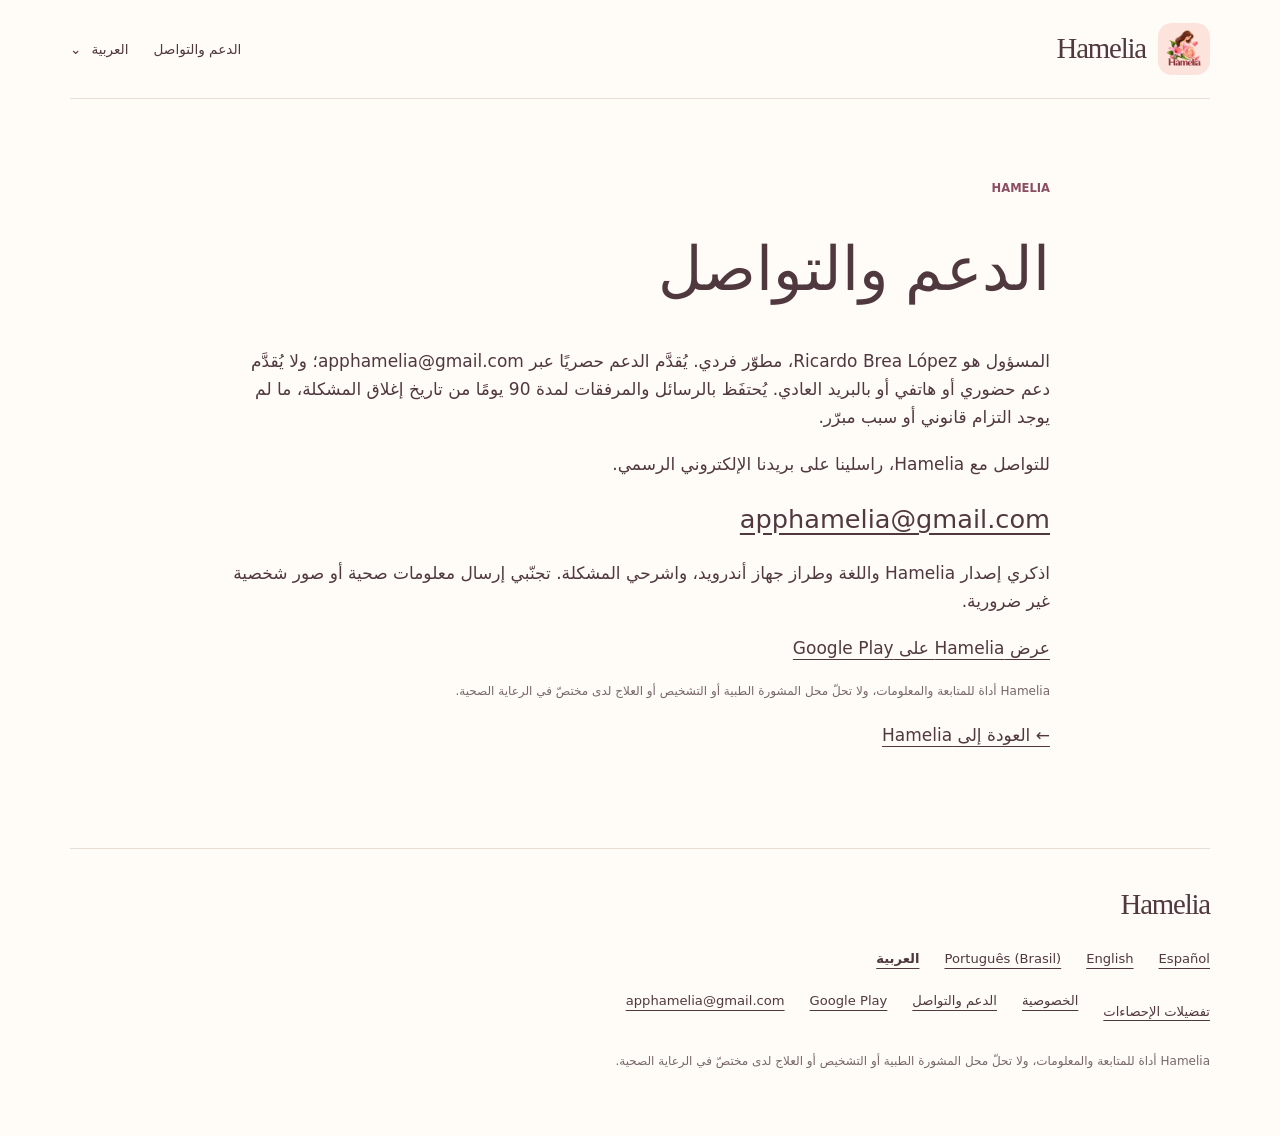
<file: ar/support.html>
<!doctype html><html lang="ar" dir="rtl"><head><meta charset="utf-8"><meta name="viewport" content="width=device-width, initial-scale=1"><title>الدعم والتواصل · Hamelia</title><meta name="description" content="للتواصل مع Hamelia، راسلينا على بريدنا الإلكتروني الرسمي."><meta name="theme-color" content="#fbe5db"><link rel="icon" href="../assets/favicon.png" type="image/png"><link rel="apple-touch-icon" href="../assets/apple-touch-icon.png"><link rel="stylesheet" href="../assets/style.css"><meta property="og:type" content="website"><meta property="og:site_name" content="Hamelia"><meta property="og:title" content="الدعم والتواصل · Hamelia"><meta property="og:description" content="للتواصل مع Hamelia، راسلينا على بريدنا الإلكتروني الرسمي."><meta property="og:locale" content="ar_AR"><meta name="twitter:card" content="summary_large_image">
<!-- PUBLIC_URL_START --><meta name="robots" content="index,follow">
<link rel="canonical" href="https://hamelia.es/ar/support.html">
<link rel="alternate" hreflang="es" href="https://hamelia.es/es/support.html">
<link rel="alternate" hreflang="en" href="https://hamelia.es/en/support.html">
<link rel="alternate" hreflang="pt-BR" href="https://hamelia.es/pt-br/support.html">
<link rel="alternate" hreflang="ar" href="https://hamelia.es/ar/support.html">
<meta property="og:url" content="https://hamelia.es/ar/support.html">
<meta property="og:image" content="https://hamelia.es/assets/brand-banner.webp">
<meta property="og:image:alt" content="Hamelia"><meta property="og:image:width" content="1400"><meta property="og:image:height" content="684">
<!-- PUBLIC_URL_END -->
<script type="application/ld+json">{"@context": "https://schema.org", "@type": "MobileApplication", "name": "Hamelia", "operatingSystem": "Android", "applicationCategory": "HealthApplication", "downloadUrl": "https://play.google.com/store/apps/details?id=com.ricardobrea.pregnancytracker", "inLanguage": ["es", "en", "pt-BR", "ar"]}</script><link rel="stylesheet" href="../assets/analytics.css"><script src="../assets/analytics.js" defer></script></head><body><a class="skip" href="#main">انتقلي إلى المحتوى</a><header class="wrap header"><a class="brand" href="./" aria-label="Hamelia · الرئيسية"><img src="../assets/icon.webp" alt="" width="512" height="512" class="" fetchpriority="high"><span>Hamelia</span></a><nav aria-label="التنقل"><a href="support.html">الدعم والتواصل</a><details class="language"><summary>العربية <span aria-hidden="true">⌄</span></summary><div><a href="../es/support.html" lang="es" hreflang="es">Español</a><a href="../en/support.html" lang="en" hreflang="en">English</a><a href="../pt-br/support.html" lang="pt-BR" hreflang="pt-BR">Português (Brasil)</a><a href="../ar/support.html" lang="ar" hreflang="ar" aria-current="page">العربية</a></div></details></nav></header><main id="main" class="wrap prose"><p class="eyebrow">HAMELIA</p><h1>الدعم والتواصل</h1><p>المسؤول هو Ricardo Brea López، مطوّر فردي. يُقدَّم الدعم حصريًا عبر <bdi dir="ltr">apphamelia@gmail.com</bdi>؛ ولا يُقدَّم دعم حضوري أو هاتفي أو بالبريد العادي. يُحتفَظ بالرسائل والمرفقات لمدة 90 يومًا من تاريخ إغلاق المشكلة، ما لم يوجد التزام قانوني أو سبب مبرّر.</p><p>للتواصل مع Hamelia، راسلينا على بريدنا الإلكتروني الرسمي.</p><p><a class="contact" dir="ltr" href="mailto:apphamelia@gmail.com">apphamelia@gmail.com</a></p><p>اذكري إصدار Hamelia واللغة وطراز جهاز أندرويد، واشرحي المشكلة. تجنّبي إرسال معلومات صحية أو صور شخصية غير ضرورية.</p><p><a href="https://play.google.com/store/apps/details?id=com.ricardobrea.pregnancytracker">عرض Hamelia على Google Play</a></p><p class="fine">Hamelia أداة للمتابعة والمعلومات، ولا تحلّ محل المشورة الطبية أو التشخيص أو العلاج لدى مختصّ في الرعاية الصحية.</p><p><a href="./">← العودة إلى Hamelia</a></p></main><footer class="wrap footer"><a class="brand" href="./">Hamelia</a><nav aria-label="اللغات" class="languages"><a href="../es/support.html" lang="es" hreflang="es">Español</a><a href="../en/support.html" lang="en" hreflang="en">English</a><a href="../pt-br/support.html" lang="pt-BR" hreflang="pt-BR">Português (Brasil)</a><a href="../ar/support.html" lang="ar" hreflang="ar" aria-current="page">العربية</a></nav><div class="footer-links"><button type="button" class="hamelia-privacy-entry" data-statistics-preferences>تفضيلات الإحصاءات</button><a href="privacy.html">الخصوصية</a><a href="support.html">الدعم والتواصل</a><a href="https://play.google.com/store/apps/details?id=com.ricardobrea.pregnancytracker">Google Play</a><a dir="ltr" href="mailto:apphamelia@gmail.com">apphamelia@gmail.com</a></div><p class="fine">Hamelia أداة للمتابعة والمعلومات، ولا تحلّ محل المشورة الطبية أو التشخيص أو العلاج لدى مختصّ في الرعاية الصحية.</p></footer></body></html>
</file>
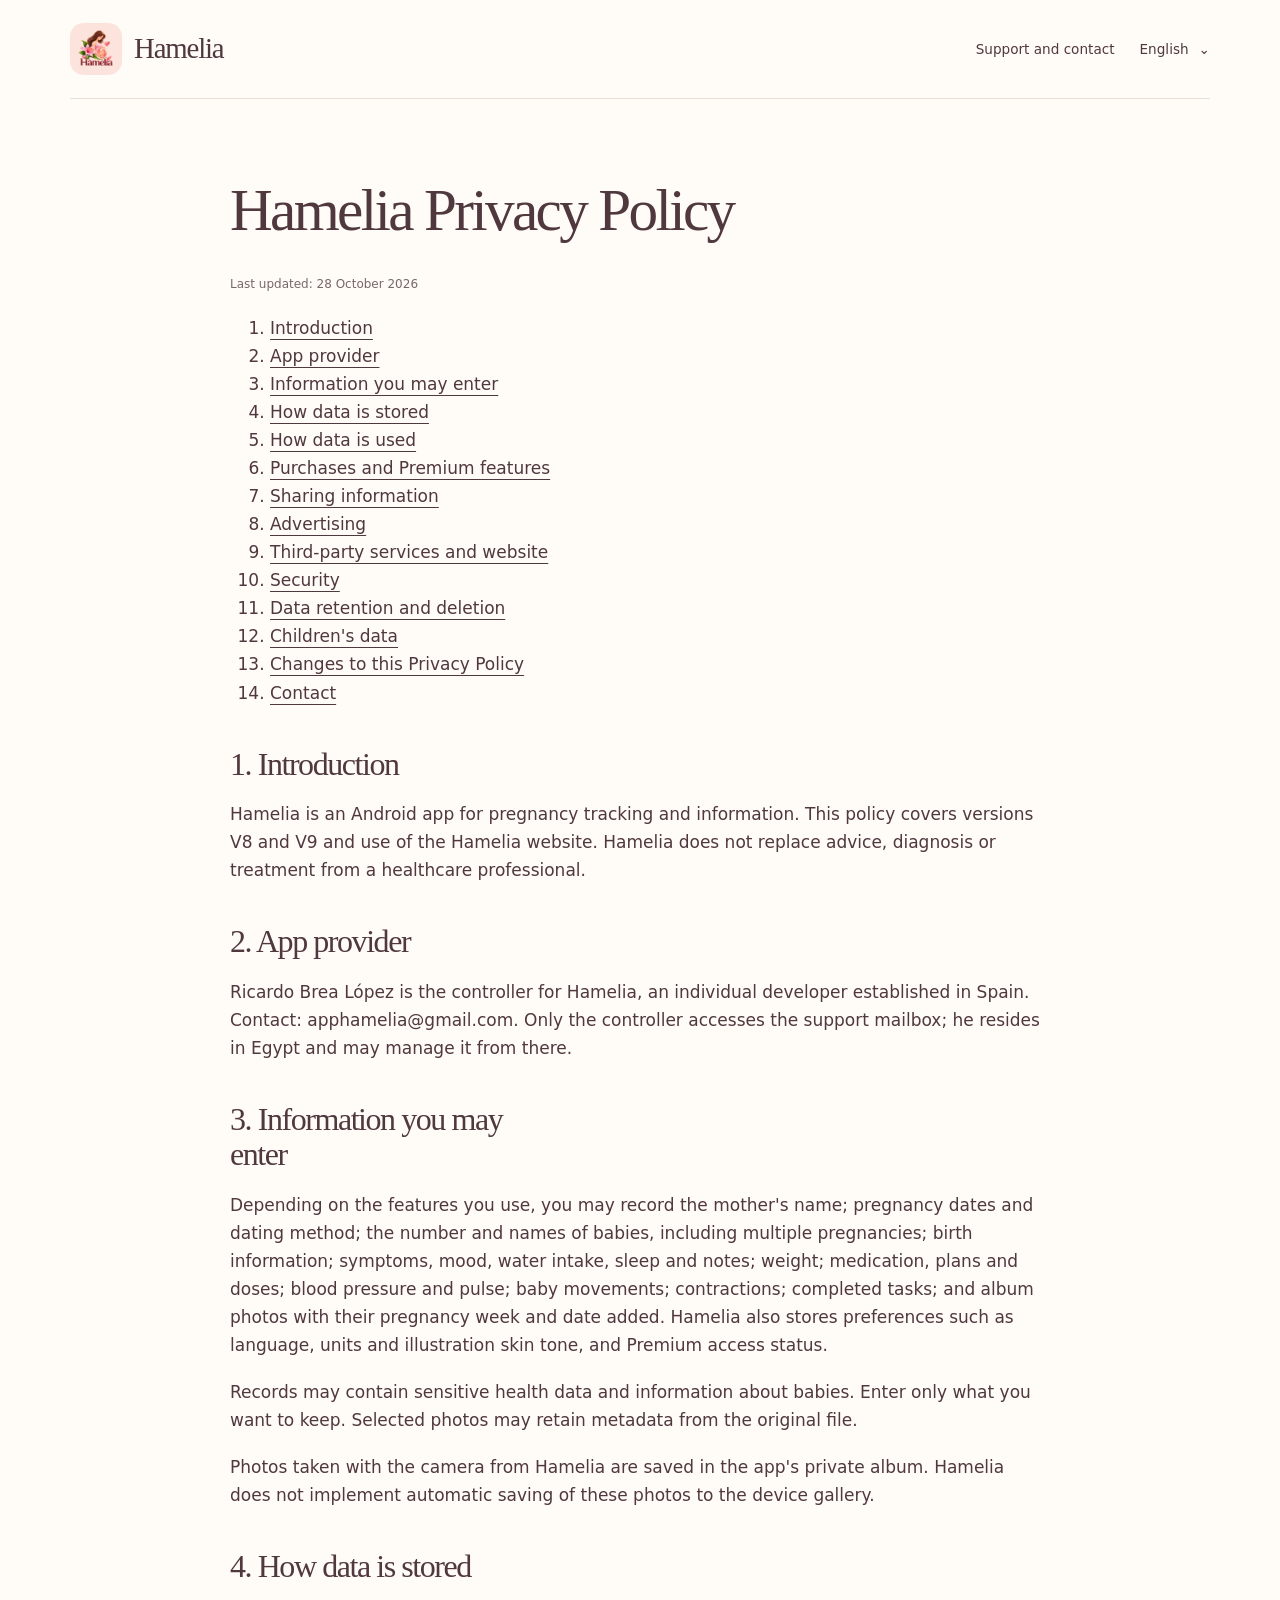
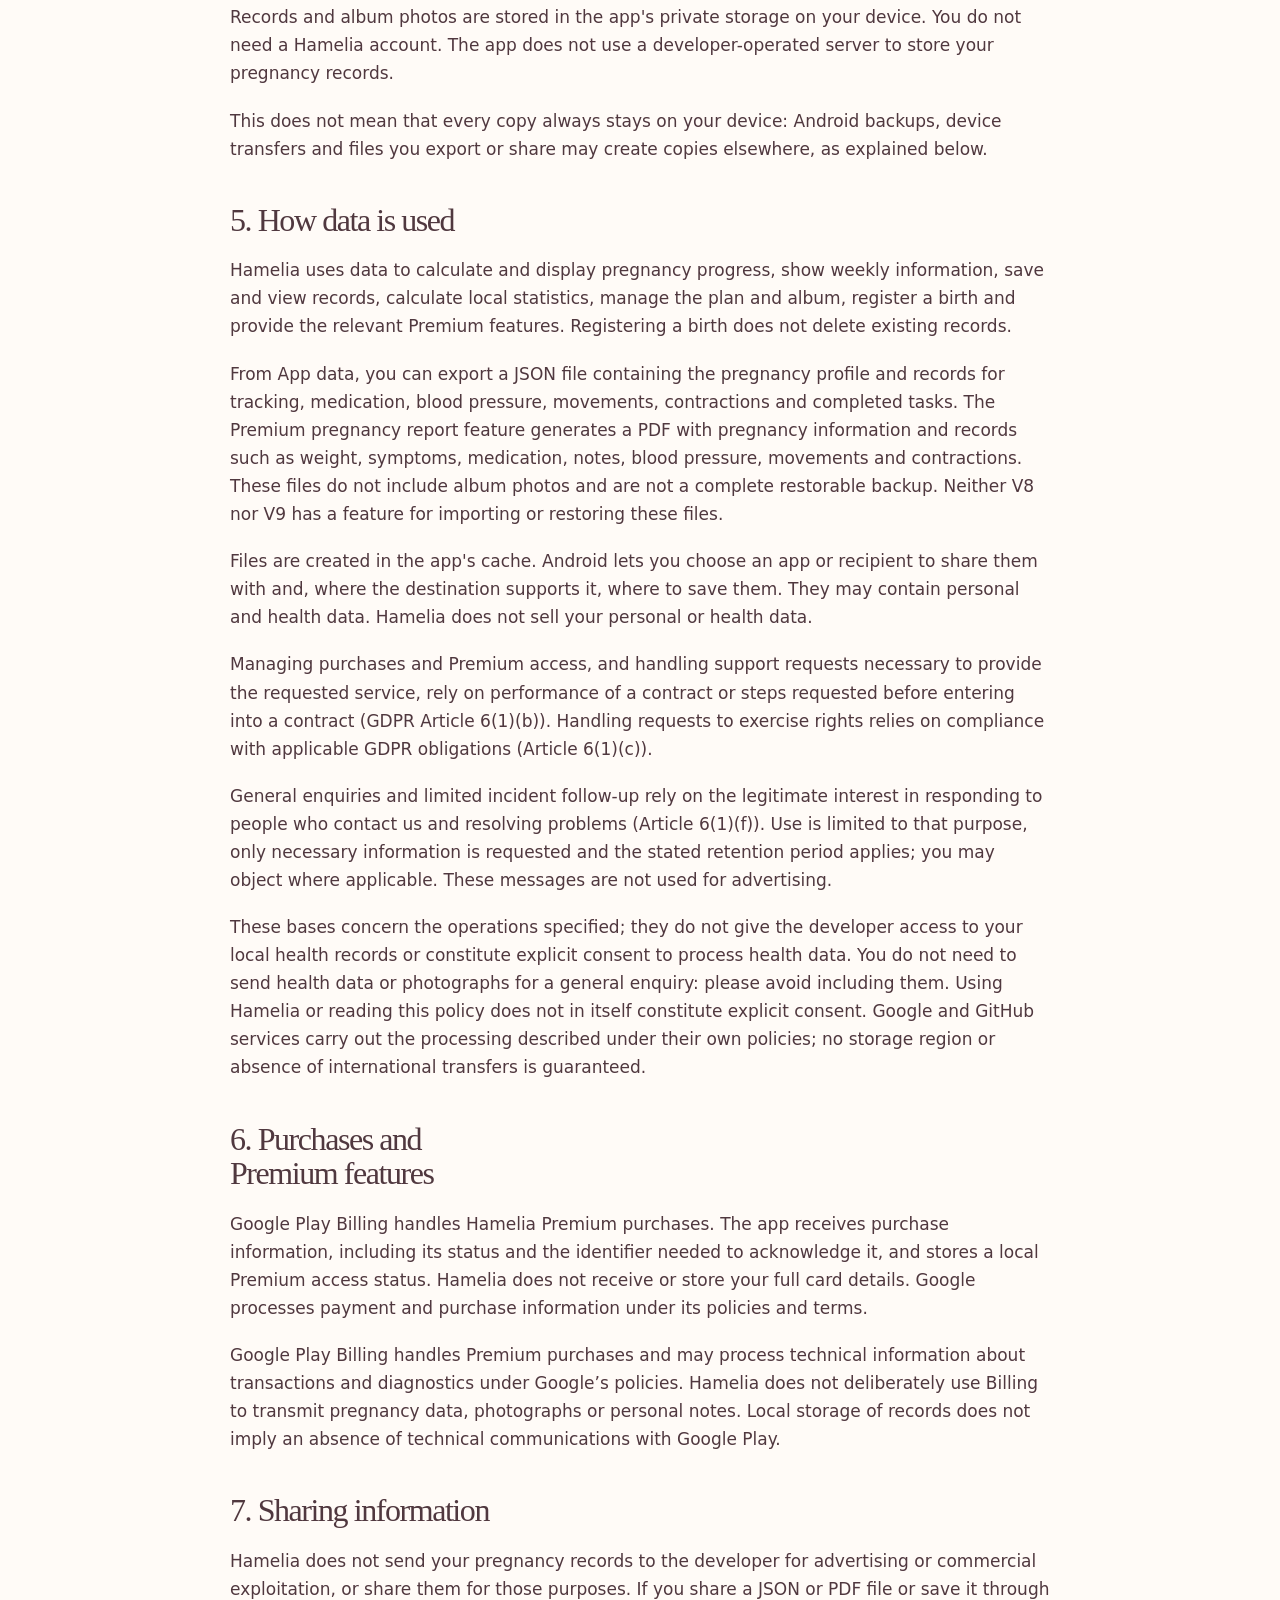
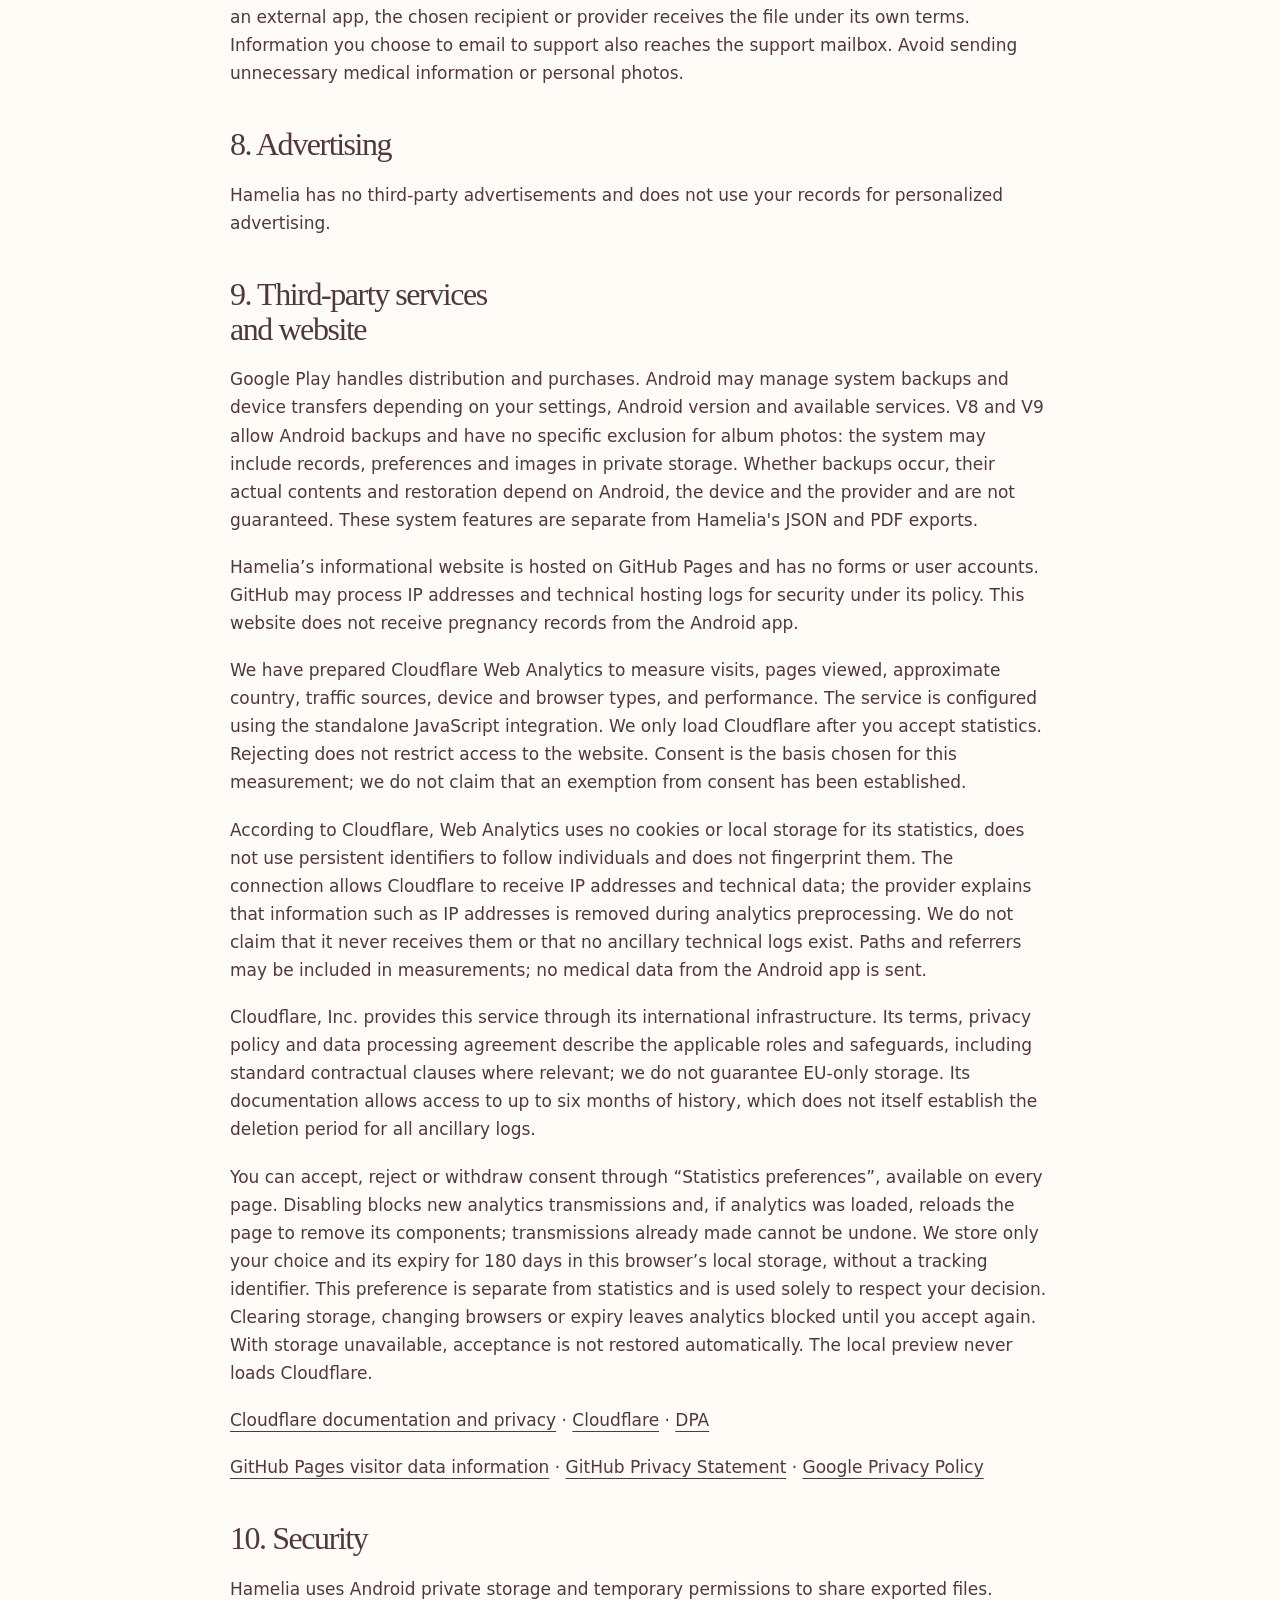
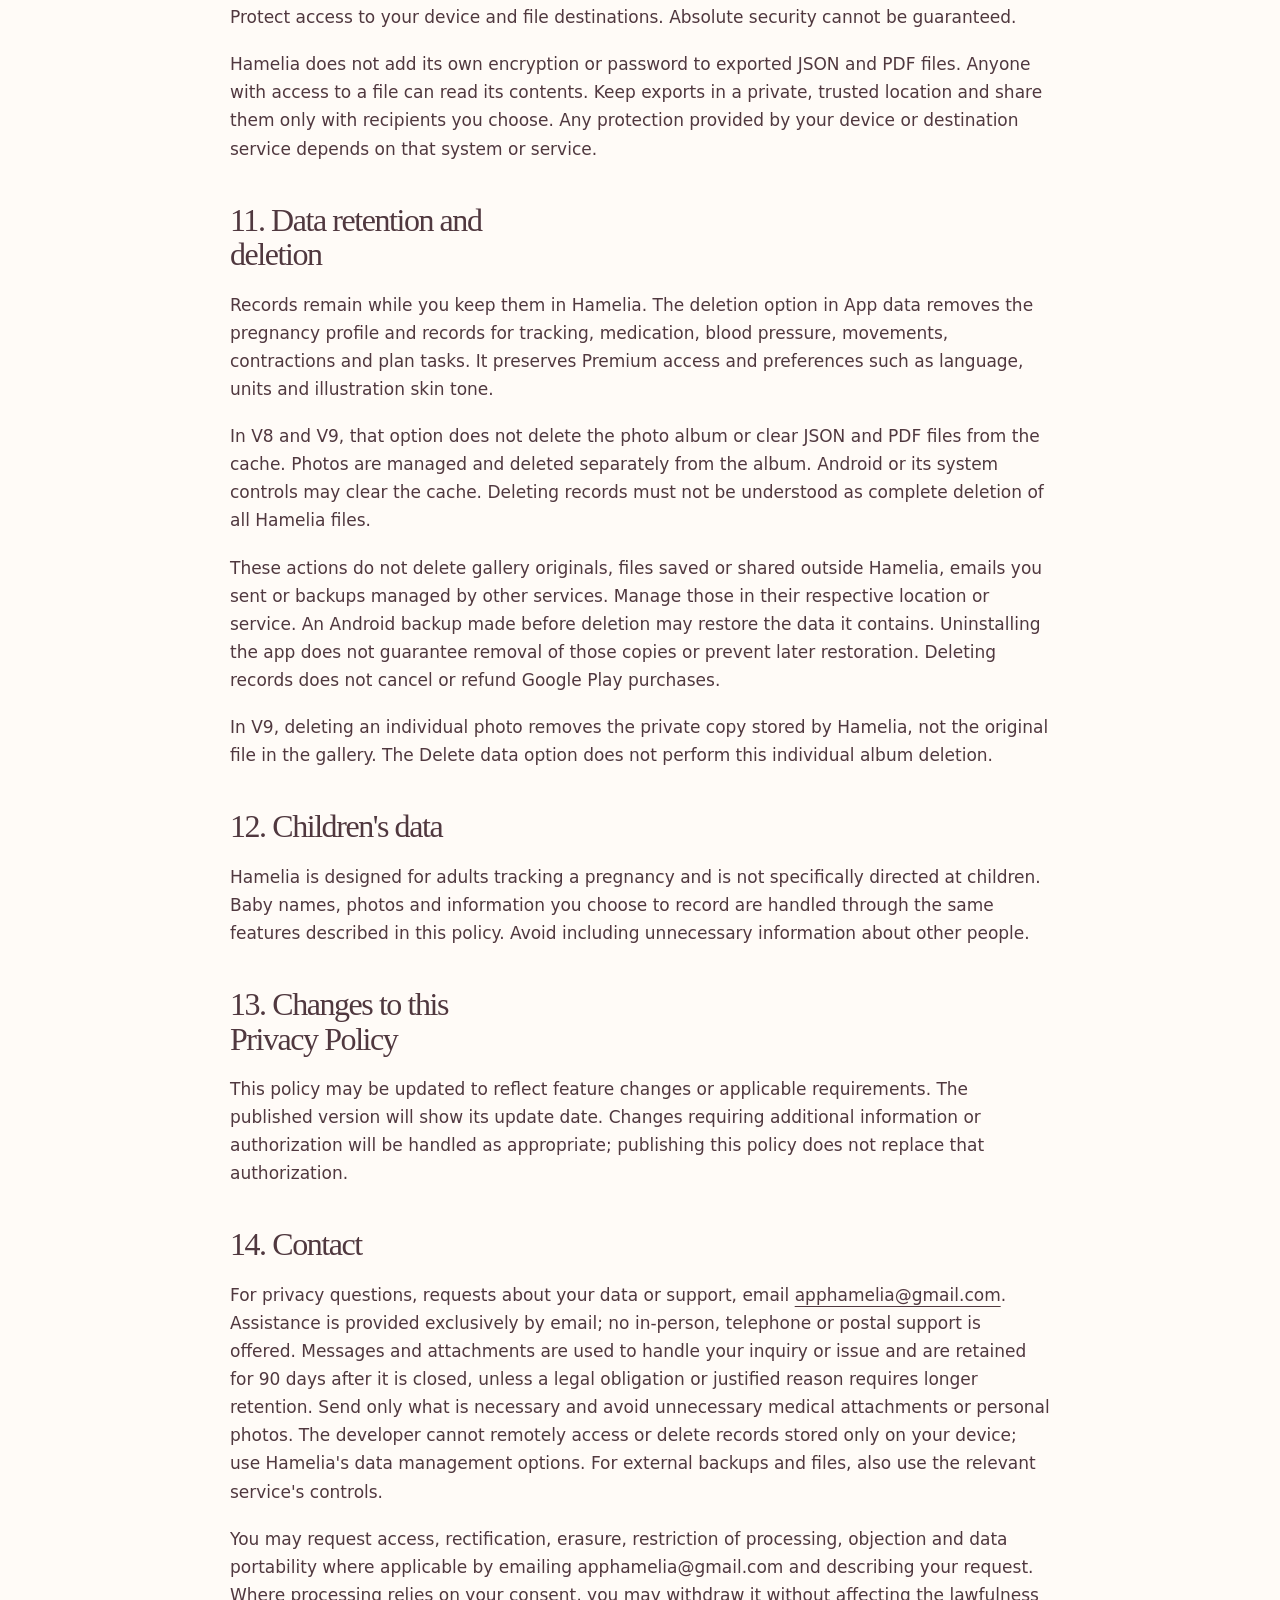
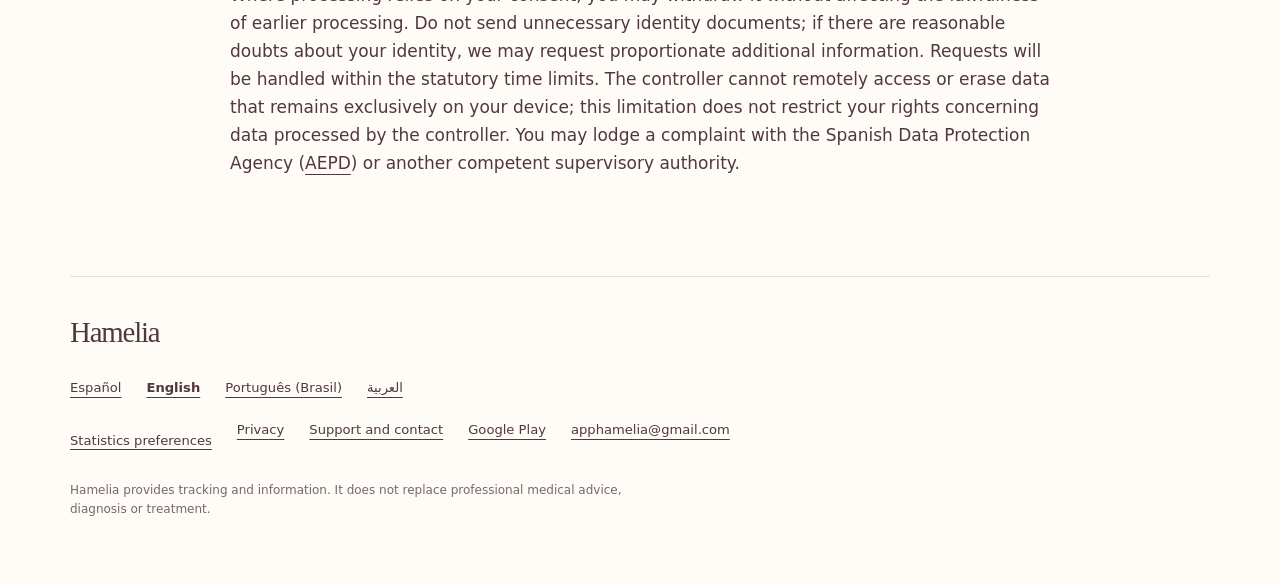
<file: en/privacy.html>
<!doctype html><html lang="en" dir="ltr"><head><meta charset="utf-8"><meta name="viewport" content="width=device-width, initial-scale=1"><title>Hamelia Privacy Policy</title><meta name="description" content="Hamelia Privacy Policy for V8 and V9: local data, photos, exports and support."><meta name="theme-color" content="#fbe5db"><link rel="icon" href="../assets/favicon.png" type="image/png"><link rel="apple-touch-icon" href="../assets/apple-touch-icon.png"><link rel="stylesheet" href="../assets/style.css"><meta property="og:type" content="website"><meta property="og:site_name" content="Hamelia"><meta property="og:title" content="Hamelia Privacy Policy"><meta property="og:description" content="Hamelia Privacy Policy for V8 and V9: local data, photos, exports and support."><meta property="og:locale" content="en_US"><meta name="twitter:card" content="summary_large_image">
<!-- PUBLIC_URL_START --><meta name="robots" content="index,follow">
<link rel="canonical" href="https://hamelia.es/en/privacy.html">
<link rel="alternate" hreflang="es" href="https://hamelia.es/es/privacy.html">
<link rel="alternate" hreflang="en" href="https://hamelia.es/en/privacy.html">
<link rel="alternate" hreflang="pt-BR" href="https://hamelia.es/pt-br/privacy.html">
<link rel="alternate" hreflang="ar" href="https://hamelia.es/ar/privacy.html">
<meta property="og:url" content="https://hamelia.es/en/privacy.html">
<meta property="og:image" content="https://hamelia.es/assets/brand-banner.webp">
<meta property="og:image:alt" content="Hamelia"><meta property="og:image:width" content="1400"><meta property="og:image:height" content="684">
<!-- PUBLIC_URL_END -->
<script type="application/ld+json">{"@context": "https://schema.org", "@type": "MobileApplication", "name": "Hamelia", "operatingSystem": "Android", "applicationCategory": "HealthApplication", "downloadUrl": "https://play.google.com/store/apps/details?id=com.ricardobrea.pregnancytracker", "inLanguage": ["es", "en", "pt-BR", "ar"]}</script><link rel="stylesheet" href="../assets/analytics.css"><script src="../assets/analytics.js" defer></script></head><body><a class="skip" href="#main">Skip to content</a><header class="wrap header"><a class="brand" href="./" aria-label="Hamelia · Home"><img src="../assets/icon.webp" alt="" width="512" height="512" class="" fetchpriority="high"><span>Hamelia</span></a><nav aria-label="Navigation"><a href="support.html">Support and contact</a><details class="language"><summary>English <span aria-hidden="true">⌄</span></summary><div><a href="../es/privacy.html" lang="es" hreflang="es">Español</a><a href="../en/privacy.html" lang="en" hreflang="en" aria-current="page">English</a><a href="../pt-br/privacy.html" lang="pt-BR" hreflang="pt-BR">Português (Brasil)</a><a href="../ar/privacy.html" lang="ar" hreflang="ar">العربية</a></div></details></nav></header><main id="main" class="wrap prose"><h1>Hamelia Privacy Policy</h1><p class="fine"><time datetime="2026-10-28">Last updated: 28 October 2026</time></p><ol><li><a href="#section-1">Introduction</a></li><li><a href="#section-2">App provider</a></li><li><a href="#section-3">Information you may enter</a></li><li><a href="#section-4">How data is stored</a></li><li><a href="#section-5">How data is used</a></li><li><a href="#section-6">Purchases and Premium features</a></li><li><a href="#section-7">Sharing information</a></li><li><a href="#section-8">Advertising</a></li><li><a href="#section-9">Third-party services and website</a></li><li><a href="#section-10">Security</a></li><li><a href="#section-11">Data retention and deletion</a></li><li><a href="#section-12">Children&#x27;s data</a></li><li><a href="#section-13">Changes to this Privacy Policy</a></li><li><a href="#section-14">Contact</a></li></ol><section aria-labelledby="section-1"><h2 id="section-1">1. Introduction</h2>
<p>Hamelia is an Android app for pregnancy tracking and information. This policy covers versions V8 and V9 and use of the Hamelia website. Hamelia does not replace advice, diagnosis or treatment from a healthcare professional.</p>
</section>
<section aria-labelledby="section-2"><h2 id="section-2">2. App provider</h2>
<p>Ricardo Brea López is the controller for Hamelia, an individual developer established in Spain. Contact: <bdi dir="ltr">apphamelia@gmail.com</bdi>. Only the controller accesses the support mailbox; he resides in Egypt and may manage it from there.</p>
</section>
<section aria-labelledby="section-3"><h2 id="section-3">3. Information you may enter</h2>
<p>Depending on the features you use, you may record the mother&#x27;s name; pregnancy dates and dating method; the number and names of babies, including multiple pregnancies; birth information; symptoms, mood, water intake, sleep and notes; weight; medication, plans and doses; blood pressure and pulse; baby movements; contractions; completed tasks; and album photos with their pregnancy week and date added. Hamelia also stores preferences such as language, units and illustration skin tone, and Premium access status.</p>
<p>Records may contain sensitive health data and information about babies. Enter only what you want to keep. Selected photos may retain metadata from the original file.</p>
<p>Photos taken with the camera from Hamelia are saved in the app&#x27;s private album. Hamelia does not implement automatic saving of these photos to the device gallery.</p>
</section>
<section aria-labelledby="section-4"><h2 id="section-4">4. How data is stored</h2>
<p>Records and album photos are stored in the app&#x27;s private storage on your device. You do not need a Hamelia account. The app does not use a developer-operated server to store your pregnancy records.</p>
<p>This does not mean that every copy always stays on your device: Android backups, device transfers and files you export or share may create copies elsewhere, as explained below.</p>
</section>
<section aria-labelledby="section-5"><h2 id="section-5">5. How data is used</h2>
<p>Hamelia uses data to calculate and display pregnancy progress, show weekly information, save and view records, calculate local statistics, manage the plan and album, register a birth and provide the relevant Premium features. Registering a birth does not delete existing records.</p>
<p>From App data, you can export a JSON file containing the pregnancy profile and records for tracking, medication, blood pressure, movements, contractions and completed tasks. The Premium pregnancy report feature generates a PDF with pregnancy information and records such as weight, symptoms, medication, notes, blood pressure, movements and contractions. These files do not include album photos and are not a complete restorable backup. Neither V8 nor V9 has a feature for importing or restoring these files.</p>
<p>Files are created in the app's cache. Android lets you choose an app or recipient to share them with and, where the destination supports it, where to save them. They may contain personal and health data. Hamelia does not sell your personal or health data.</p>
<p>Managing purchases and Premium access, and handling support requests necessary to provide the requested service, rely on performance of a contract or steps requested before entering into a contract (GDPR Article 6(1)(b)). Handling requests to exercise rights relies on compliance with applicable GDPR obligations (Article 6(1)(c)).</p>
<p>General enquiries and limited incident follow-up rely on the legitimate interest in responding to people who contact us and resolving problems (Article 6(1)(f)). Use is limited to that purpose, only necessary information is requested and the stated retention period applies; you may object where applicable. These messages are not used for advertising.</p>
<p>These bases concern the operations specified; they do not give the developer access to your local health records or constitute explicit consent to process health data. You do not need to send health data or photographs for a general enquiry: please avoid including them. Using Hamelia or reading this policy does not in itself constitute explicit consent. Google and GitHub services carry out the processing described under their own policies; no storage region or absence of international transfers is guaranteed.</p>
</section>
<section aria-labelledby="section-6"><h2 id="section-6">6. Purchases and Premium features</h2>
<p>Google Play Billing handles Hamelia Premium purchases. The app receives purchase information, including its status and the identifier needed to acknowledge it, and stores a local Premium access status. Hamelia does not receive or store your full card details. Google processes payment and purchase information under its policies and terms.</p>
<p>Google Play Billing handles Premium purchases and may process technical information about transactions and diagnostics under Google’s policies. Hamelia does not deliberately use Billing to transmit pregnancy data, photographs or personal notes. Local storage of records does not imply an absence of technical communications with Google Play.</p>
</section>
<section aria-labelledby="section-7"><h2 id="section-7">7. Sharing information</h2>
<p>Hamelia does not send your pregnancy records to the developer for advertising or commercial exploitation, or share them for those purposes. If you share a JSON or PDF file or save it through an external app, the chosen recipient or provider receives the file under its own terms. Information you choose to email to support also reaches the support mailbox. Avoid sending unnecessary medical information or personal photos.</p>
</section>
<section aria-labelledby="section-8"><h2 id="section-8">8. Advertising</h2>
<p>Hamelia has no third-party advertisements and does not use your records for personalized advertising.</p>
</section>
<section aria-labelledby="section-9"><h2 id="section-9">9. Third-party services and website</h2>
<p>Google Play handles distribution and purchases. Android may manage system backups and device transfers depending on your settings, Android version and available services. V8 and V9 allow Android backups and have no specific exclusion for album photos: the system may include records, preferences and images in private storage. Whether backups occur, their actual contents and restoration depend on Android, the device and the provider and are not guaranteed. These system features are separate from Hamelia&#x27;s JSON and PDF exports.</p>
<p>Hamelia’s informational website is hosted on GitHub Pages and has no forms or user accounts. GitHub may process IP addresses and technical hosting logs for security under its policy. This website does not receive pregnancy records from the Android app.</p>
<p>We have prepared Cloudflare Web Analytics to measure visits, pages viewed, approximate country, traffic sources, device and browser types, and performance. The service is configured using the standalone JavaScript integration. We only load Cloudflare after you accept statistics. Rejecting does not restrict access to the website. Consent is the basis chosen for this measurement; we do not claim that an exemption from consent has been established.</p>
<p>According to Cloudflare, Web Analytics uses no cookies or local storage for its statistics, does not use persistent identifiers to follow individuals and does not fingerprint them. The connection allows Cloudflare to receive IP addresses and technical data; the provider explains that information such as IP addresses is removed during analytics preprocessing. We do not claim that it never receives them or that no ancillary technical logs exist. Paths and referrers may be included in measurements; no medical data from the Android app is sent.</p>
<p>Cloudflare, Inc. provides this service through its international infrastructure. Its terms, privacy policy and data processing agreement describe the applicable roles and safeguards, including standard contractual clauses where relevant; we do not guarantee EU-only storage. Its documentation allows access to up to six months of history, which does not itself establish the deletion period for all ancillary logs.</p>
<p>You can accept, reject or withdraw consent through “Statistics preferences”, available on every page. Disabling blocks new analytics transmissions and, if analytics was loaded, reloads the page to remove its components; transmissions already made cannot be undone. We store only your choice and its expiry for 180 days in this browser’s local storage, without a tracking identifier. This preference is separate from statistics and is used solely to respect your decision. Clearing storage, changing browsers or expiry leaves analytics blocked until you accept again. With storage unavailable, acceptance is not restored automatically. The local preview never loads Cloudflare.</p>
<p><a href="https://developers.cloudflare.com/web-analytics/about/">Cloudflare documentation and privacy</a> · <a href="https://www.cloudflare.com/privacypolicy/">Cloudflare</a> · <a href="https://www.cloudflare.com/cloudflare-customer-dpa/">DPA</a></p>
<p><a href="https://docs.github.com/en/pages/getting-started-with-github-pages/what-is-github-pages#data-collection">GitHub Pages visitor data information</a> · <a href="https://docs.github.com/en/site-policy/privacy-policies/github-general-privacy-statement">GitHub Privacy Statement</a> · <a href="https://policies.google.com/privacy">Google Privacy Policy</a></p>
</section>
<section aria-labelledby="section-10"><h2 id="section-10">10. Security</h2>
<p>Hamelia uses Android private storage and temporary permissions to share exported files. Protect access to your device and file destinations. Absolute security cannot be guaranteed.</p>
<p>Hamelia does not add its own encryption or password to exported JSON and PDF files. Anyone with access to a file can read its contents. Keep exports in a private, trusted location and share them only with recipients you choose. Any protection provided by your device or destination service depends on that system or service.</p>
</section>
<section aria-labelledby="section-11"><h2 id="section-11">11. Data retention and deletion</h2>
<p>Records remain while you keep them in Hamelia. The deletion option in App data removes the pregnancy profile and records for tracking, medication, blood pressure, movements, contractions and plan tasks. It preserves Premium access and preferences such as language, units and illustration skin tone.</p>
<p>In V8 and V9, that option does not delete the photo album or clear JSON and PDF files from the cache. Photos are managed and deleted separately from the album. Android or its system controls may clear the cache. Deleting records must not be understood as complete deletion of all Hamelia files.</p>
<p>These actions do not delete gallery originals, files saved or shared outside Hamelia, emails you sent or backups managed by other services. Manage those in their respective location or service. An Android backup made before deletion may restore the data it contains. Uninstalling the app does not guarantee removal of those copies or prevent later restoration. Deleting records does not cancel or refund Google Play purchases.</p>
<p>In V9, deleting an individual photo removes the private copy stored by Hamelia, not the original file in the gallery. The Delete data option does not perform this individual album deletion.</p>
</section>
<section aria-labelledby="section-12"><h2 id="section-12">12. Children&#x27;s data</h2>
<p>Hamelia is designed for adults tracking a pregnancy and is not specifically directed at children. Baby names, photos and information you choose to record are handled through the same features described in this policy. Avoid including unnecessary information about other people.</p>
</section>
<section aria-labelledby="section-13"><h2 id="section-13">13. Changes to this Privacy Policy</h2>
<p>This policy may be updated to reflect feature changes or applicable requirements. The published version will show its update date. Changes requiring additional information or authorization will be handled as appropriate; publishing this policy does not replace that authorization.</p>
</section>
<section aria-labelledby="section-14"><h2 id="section-14">14. Contact</h2>
<p>For privacy questions, requests about your data or support, email <a href="mailto:apphamelia@gmail.com" dir="ltr"><bdi dir="ltr">apphamelia@gmail.com</bdi></a>. Assistance is provided exclusively by email; no in-person, telephone or postal support is offered. Messages and attachments are used to handle your inquiry or issue and are retained for 90 days after it is closed, unless a legal obligation or justified reason requires longer retention. Send only what is necessary and avoid unnecessary medical attachments or personal photos. The developer cannot remotely access or delete records stored only on your device; use Hamelia's data management options. For external backups and files, also use the relevant service's controls.</p>
<p>You may request access, rectification, erasure, restriction of processing, objection and data portability where applicable by emailing <bdi dir="ltr">apphamelia@gmail.com</bdi> and describing your request. Where processing relies on your consent, you may withdraw it without affecting the lawfulness of earlier processing. Do not send unnecessary identity documents; if there are reasonable doubts about your identity, we may request proportionate additional information. Requests will be handled within the statutory time limits. The controller cannot remotely access or erase data that remains exclusively on your device; this limitation does not restrict your rights concerning data processed by the controller. You may lodge a complaint with the Spanish Data Protection Agency (<a href="https://www.aepd.es/" dir="ltr">AEPD</a>) or another competent supervisory authority.</p>
</section></main><footer class="wrap footer"><a class="brand" href="./">Hamelia</a><nav aria-label="Languages" class="languages"><a href="../es/privacy.html" lang="es" hreflang="es">Español</a><a href="../en/privacy.html" lang="en" hreflang="en" aria-current="page">English</a><a href="../pt-br/privacy.html" lang="pt-BR" hreflang="pt-BR">Português (Brasil)</a><a href="../ar/privacy.html" lang="ar" hreflang="ar">العربية</a></nav><div class="footer-links"><button type="button" class="hamelia-privacy-entry" data-statistics-preferences>Statistics preferences</button><a href="privacy.html">Privacy</a><a href="support.html">Support and contact</a><a href="https://play.google.com/store/apps/details?id=com.ricardobrea.pregnancytracker">Google Play</a><a dir="ltr" href="mailto:apphamelia@gmail.com">apphamelia@gmail.com</a></div><p class="fine">Hamelia provides tracking and information. It does not replace professional medical advice, diagnosis or treatment.</p></footer></body></html>
</file>
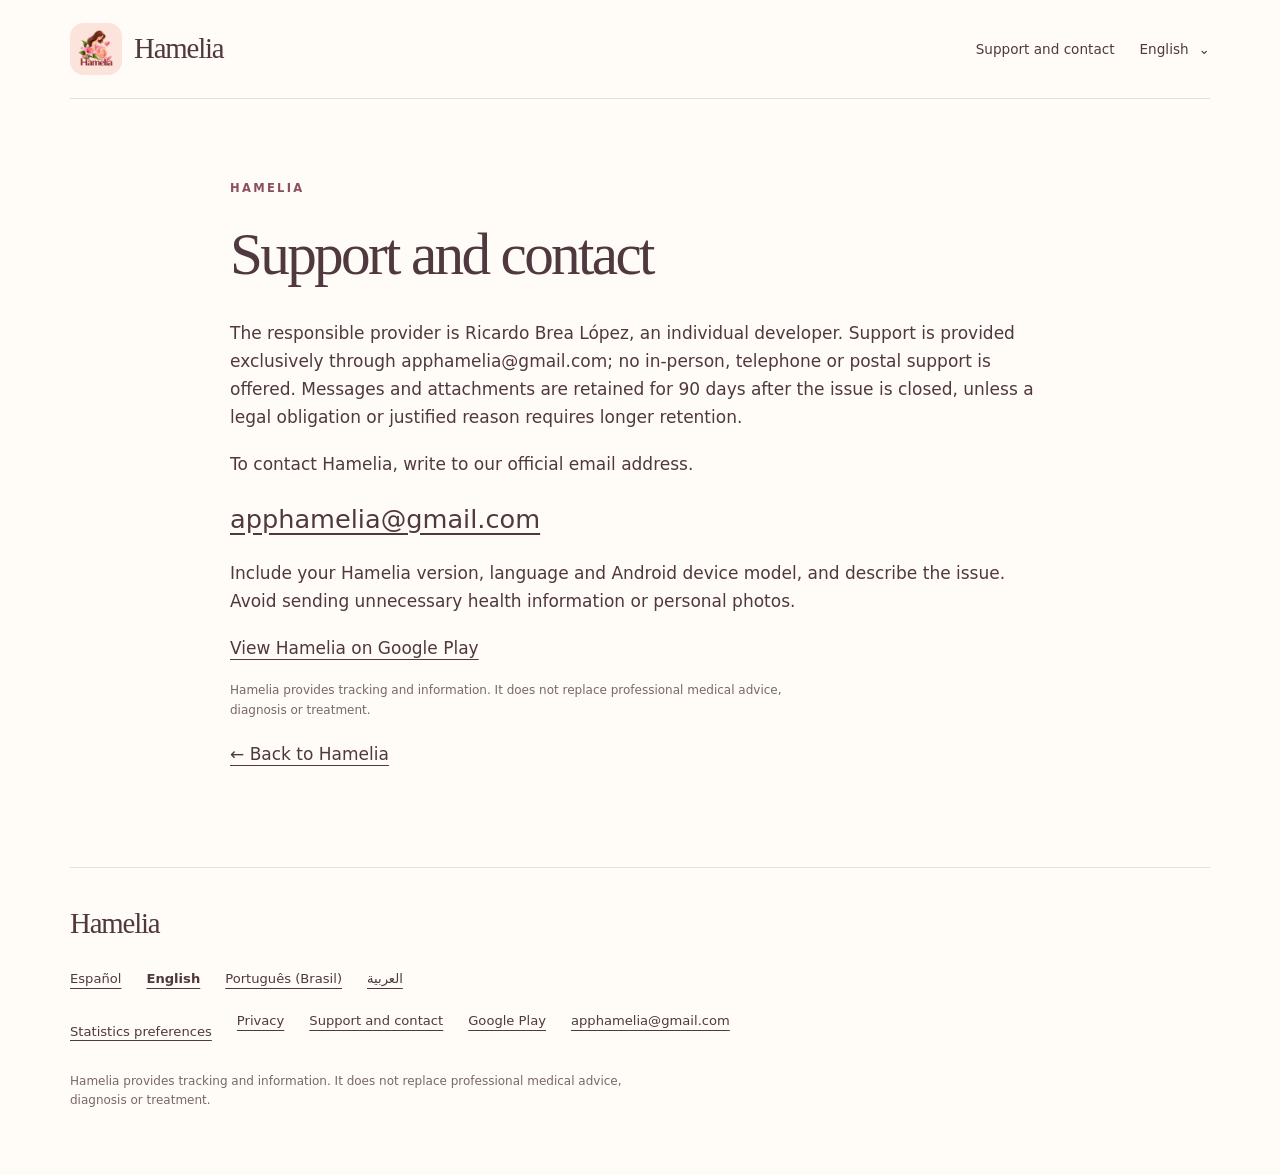
<file: en/support.html>
<!doctype html><html lang="en" dir="ltr"><head><meta charset="utf-8"><meta name="viewport" content="width=device-width, initial-scale=1"><title>Support and contact · Hamelia</title><meta name="description" content="For questions about Hamelia, use the support email published on Google Play."><meta name="theme-color" content="#fbe5db"><link rel="icon" href="../assets/favicon.png" type="image/png"><link rel="apple-touch-icon" href="../assets/apple-touch-icon.png"><link rel="stylesheet" href="../assets/style.css"><meta property="og:type" content="website"><meta property="og:site_name" content="Hamelia"><meta property="og:title" content="Support and contact · Hamelia"><meta property="og:description" content="For questions about Hamelia, use the support email published on Google Play."><meta property="og:locale" content="en_US"><meta name="twitter:card" content="summary_large_image">
<!-- PUBLIC_URL_START --><meta name="robots" content="index,follow">
<link rel="canonical" href="https://hamelia.es/en/support.html">
<link rel="alternate" hreflang="es" href="https://hamelia.es/es/support.html">
<link rel="alternate" hreflang="en" href="https://hamelia.es/en/support.html">
<link rel="alternate" hreflang="pt-BR" href="https://hamelia.es/pt-br/support.html">
<link rel="alternate" hreflang="ar" href="https://hamelia.es/ar/support.html">
<meta property="og:url" content="https://hamelia.es/en/support.html">
<meta property="og:image" content="https://hamelia.es/assets/brand-banner.webp">
<meta property="og:image:alt" content="Hamelia"><meta property="og:image:width" content="1400"><meta property="og:image:height" content="684">
<!-- PUBLIC_URL_END -->
<script type="application/ld+json">{"@context": "https://schema.org", "@type": "MobileApplication", "name": "Hamelia", "operatingSystem": "Android", "applicationCategory": "HealthApplication", "downloadUrl": "https://play.google.com/store/apps/details?id=com.ricardobrea.pregnancytracker", "inLanguage": ["es", "en", "pt-BR", "ar"]}</script><link rel="stylesheet" href="../assets/analytics.css"><script src="../assets/analytics.js" defer></script></head><body><a class="skip" href="#main">Skip to content</a><header class="wrap header"><a class="brand" href="./" aria-label="Hamelia · Home"><img src="../assets/icon.webp" alt="" width="512" height="512" class="" fetchpriority="high"><span>Hamelia</span></a><nav aria-label="Navigation"><a href="support.html">Support and contact</a><details class="language"><summary>English <span aria-hidden="true">⌄</span></summary><div><a href="../es/support.html" lang="es" hreflang="es">Español</a><a href="../en/support.html" lang="en" hreflang="en" aria-current="page">English</a><a href="../pt-br/support.html" lang="pt-BR" hreflang="pt-BR">Português (Brasil)</a><a href="../ar/support.html" lang="ar" hreflang="ar">العربية</a></div></details></nav></header><main id="main" class="wrap prose"><p class="eyebrow">HAMELIA</p><h1>Support and contact</h1><p>The responsible provider is Ricardo Brea López, an individual developer. Support is provided exclusively through <bdi dir="ltr">apphamelia@gmail.com</bdi>; no in-person, telephone or postal support is offered. Messages and attachments are retained for 90 days after the issue is closed, unless a legal obligation or justified reason requires longer retention.</p><p>To contact Hamelia, write to our official email address.</p><p><a class="contact" dir="ltr" href="mailto:apphamelia@gmail.com">apphamelia@gmail.com</a></p><p>Include your Hamelia version, language and Android device model, and describe the issue. Avoid sending unnecessary health information or personal photos.</p><p><a href="https://play.google.com/store/apps/details?id=com.ricardobrea.pregnancytracker">View Hamelia on Google Play</a></p><p class="fine">Hamelia provides tracking and information. It does not replace professional medical advice, diagnosis or treatment.</p><p><a href="./">← Back to Hamelia</a></p></main><footer class="wrap footer"><a class="brand" href="./">Hamelia</a><nav aria-label="Languages" class="languages"><a href="../es/support.html" lang="es" hreflang="es">Español</a><a href="../en/support.html" lang="en" hreflang="en" aria-current="page">English</a><a href="../pt-br/support.html" lang="pt-BR" hreflang="pt-BR">Português (Brasil)</a><a href="../ar/support.html" lang="ar" hreflang="ar">العربية</a></nav><div class="footer-links"><button type="button" class="hamelia-privacy-entry" data-statistics-preferences>Statistics preferences</button><a href="privacy.html">Privacy</a><a href="support.html">Support and contact</a><a href="https://play.google.com/store/apps/details?id=com.ricardobrea.pregnancytracker">Google Play</a><a dir="ltr" href="mailto:apphamelia@gmail.com">apphamelia@gmail.com</a></div><p class="fine">Hamelia provides tracking and information. It does not replace professional medical advice, diagnosis or treatment.</p></footer></body></html>
</file>
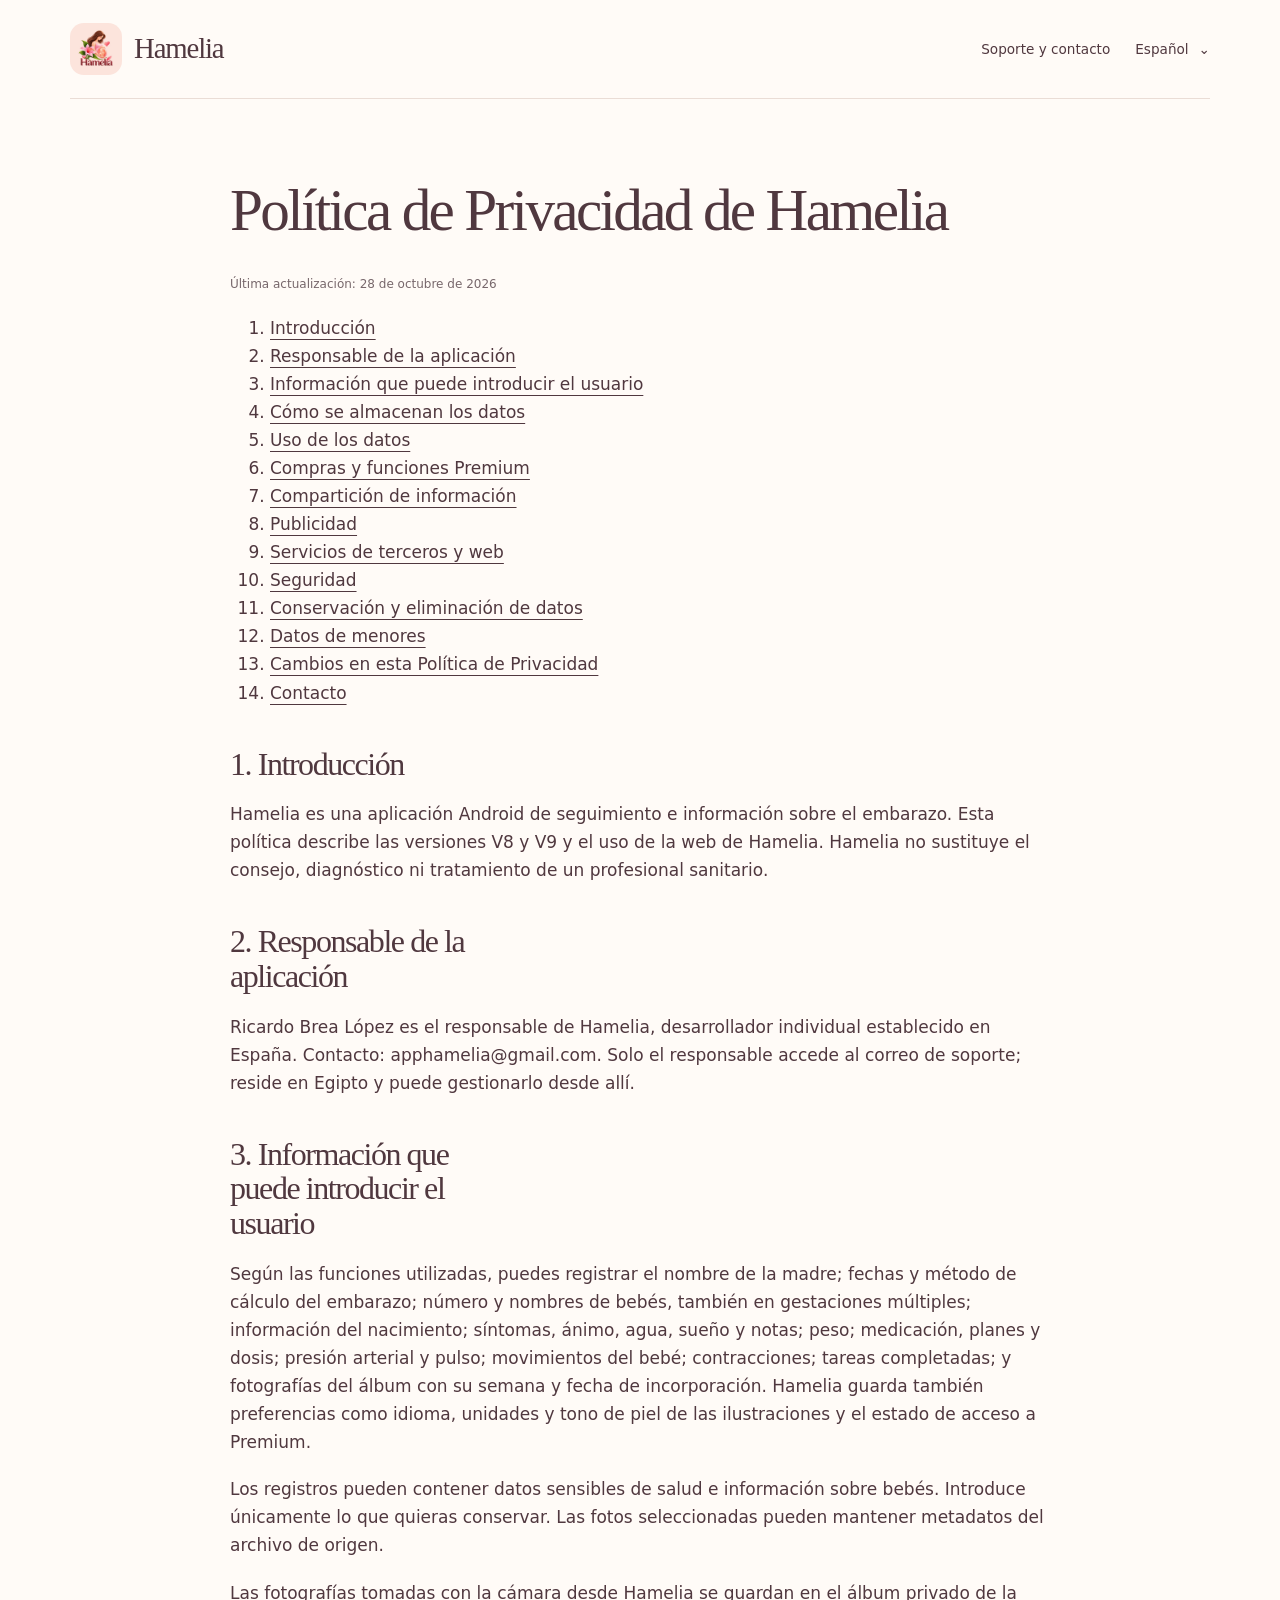
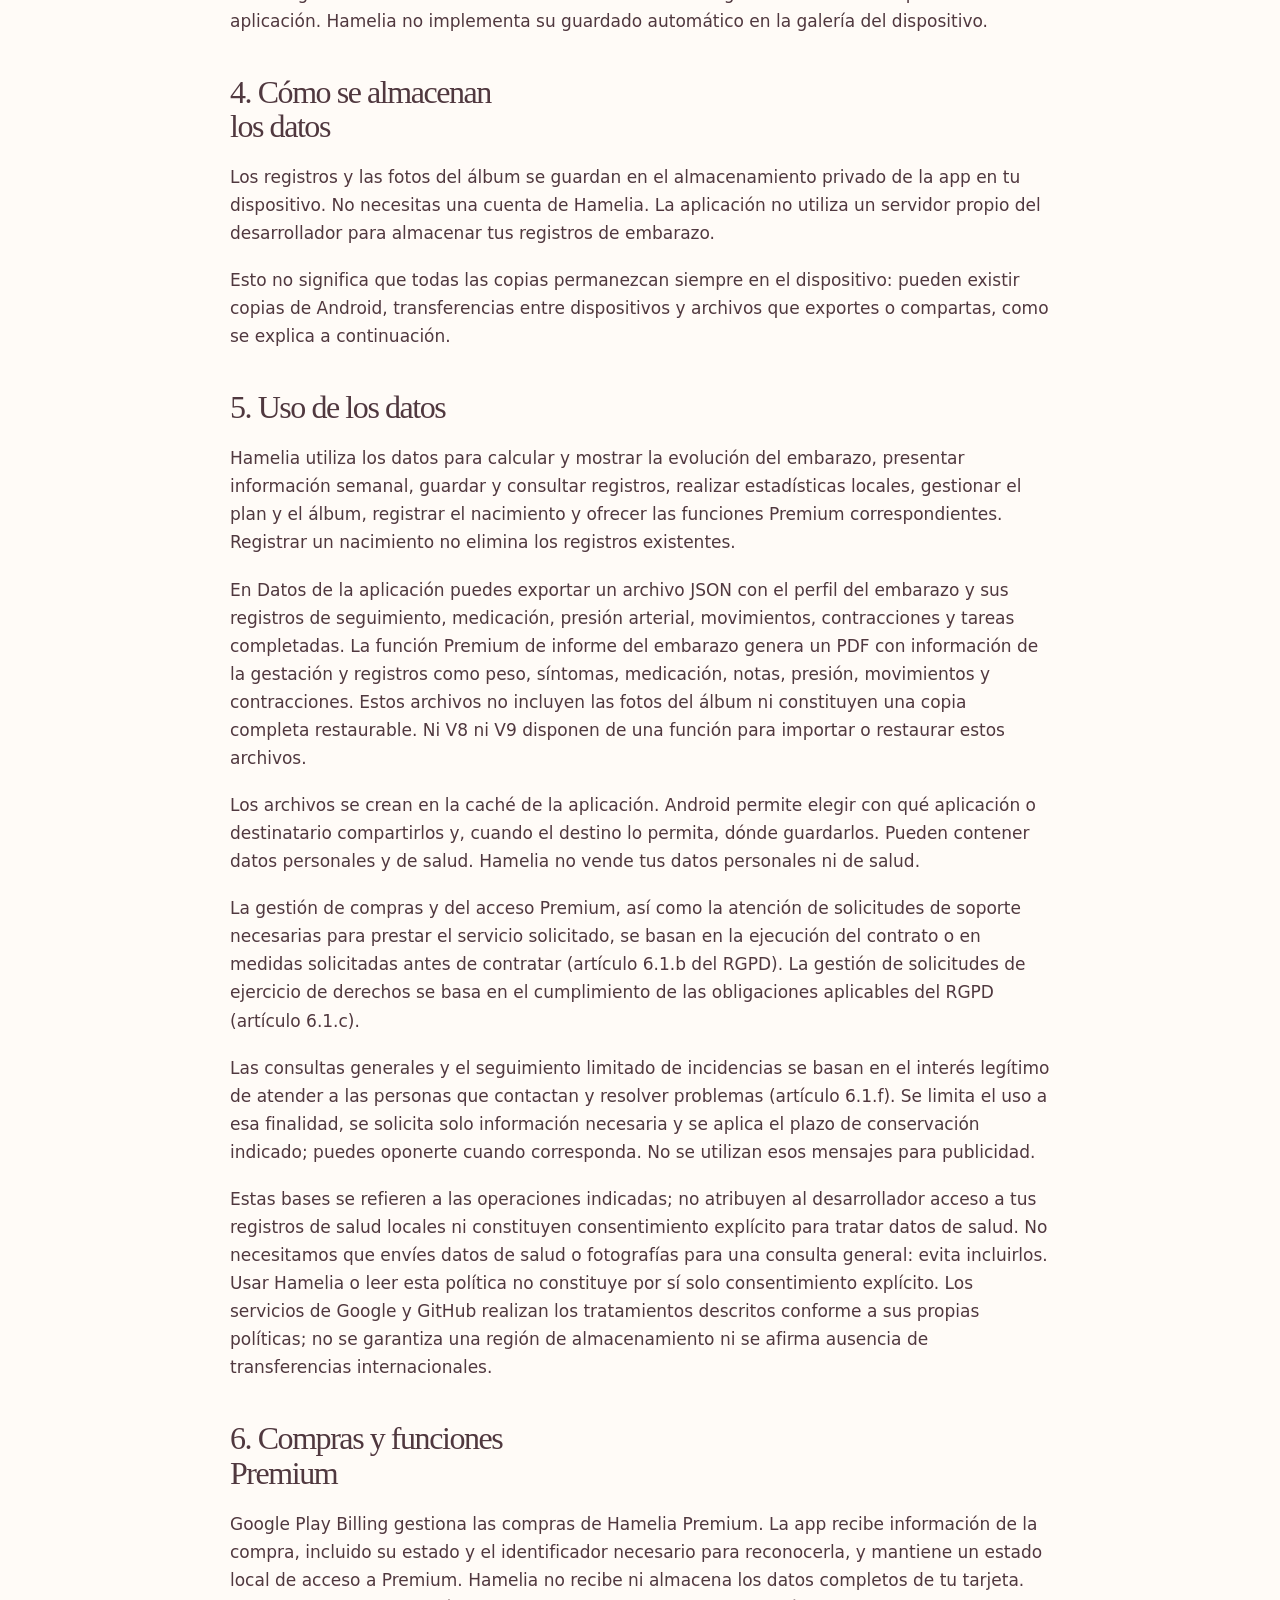
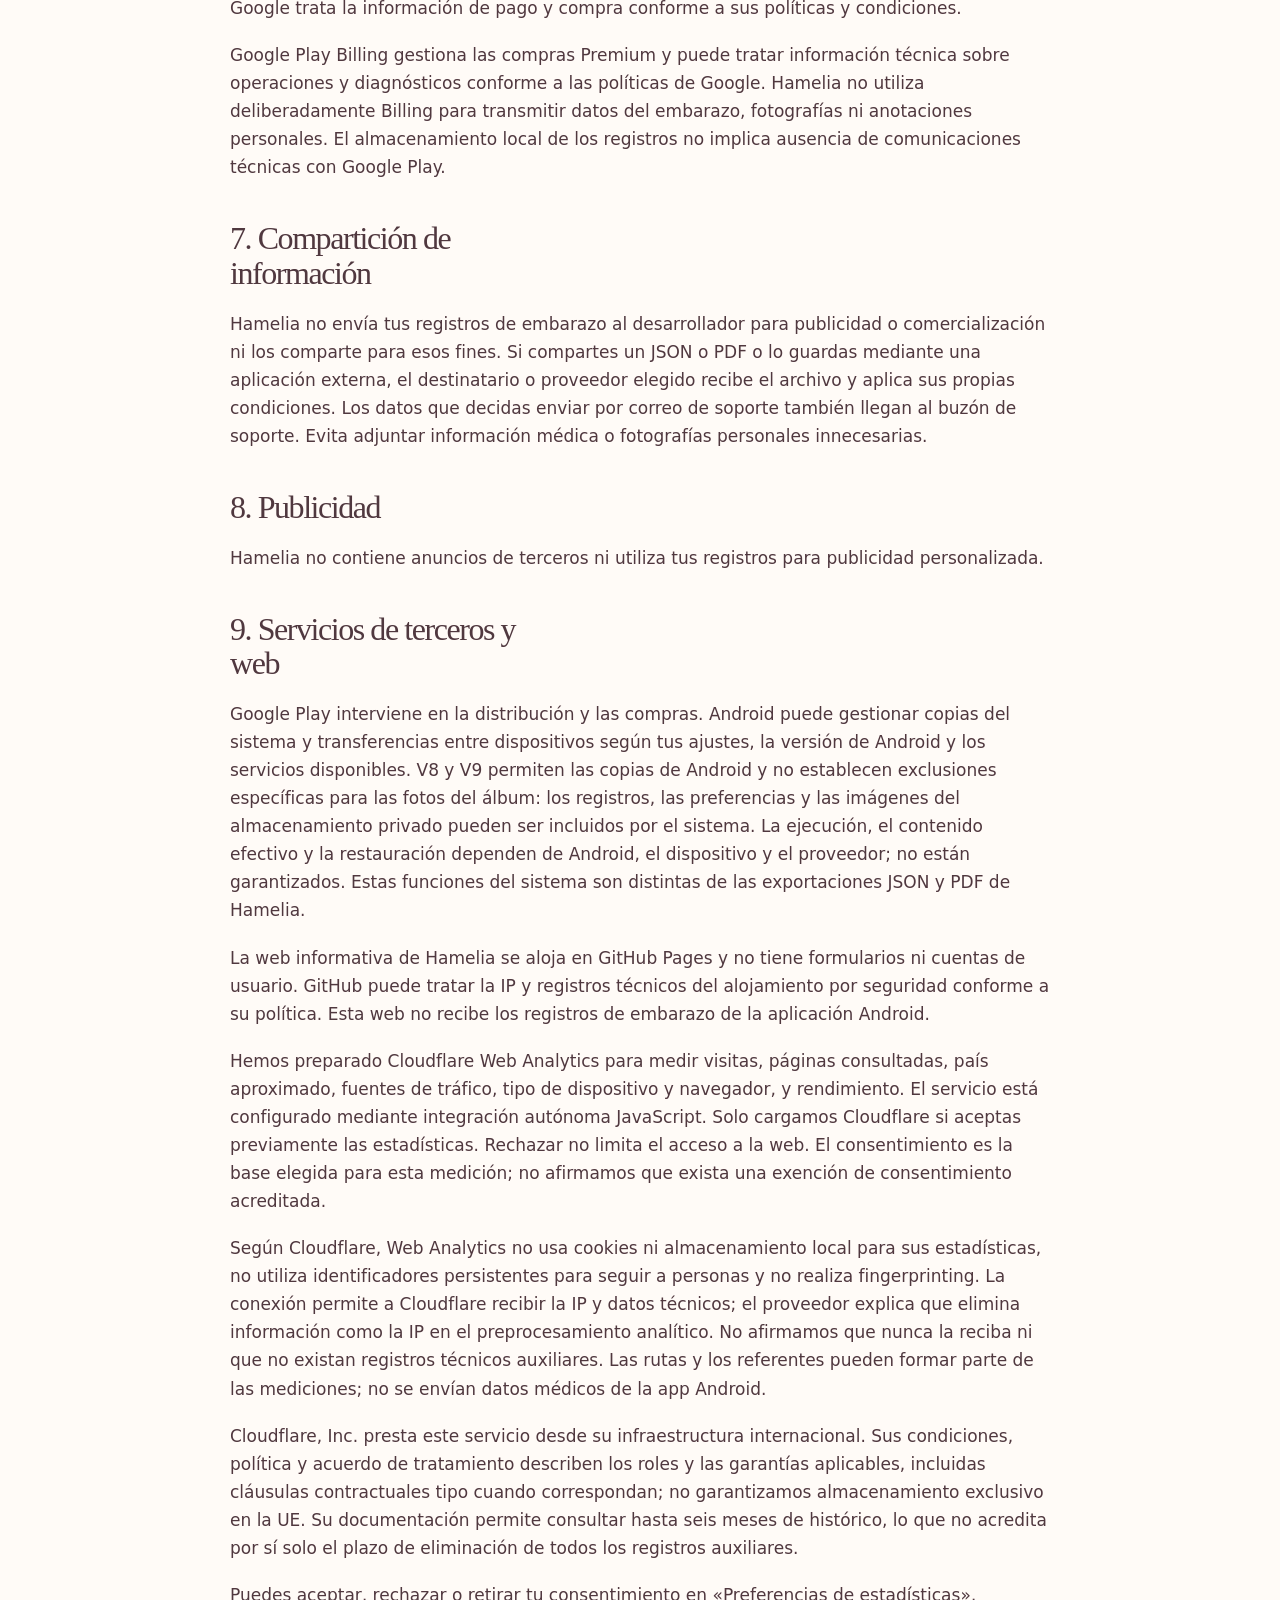
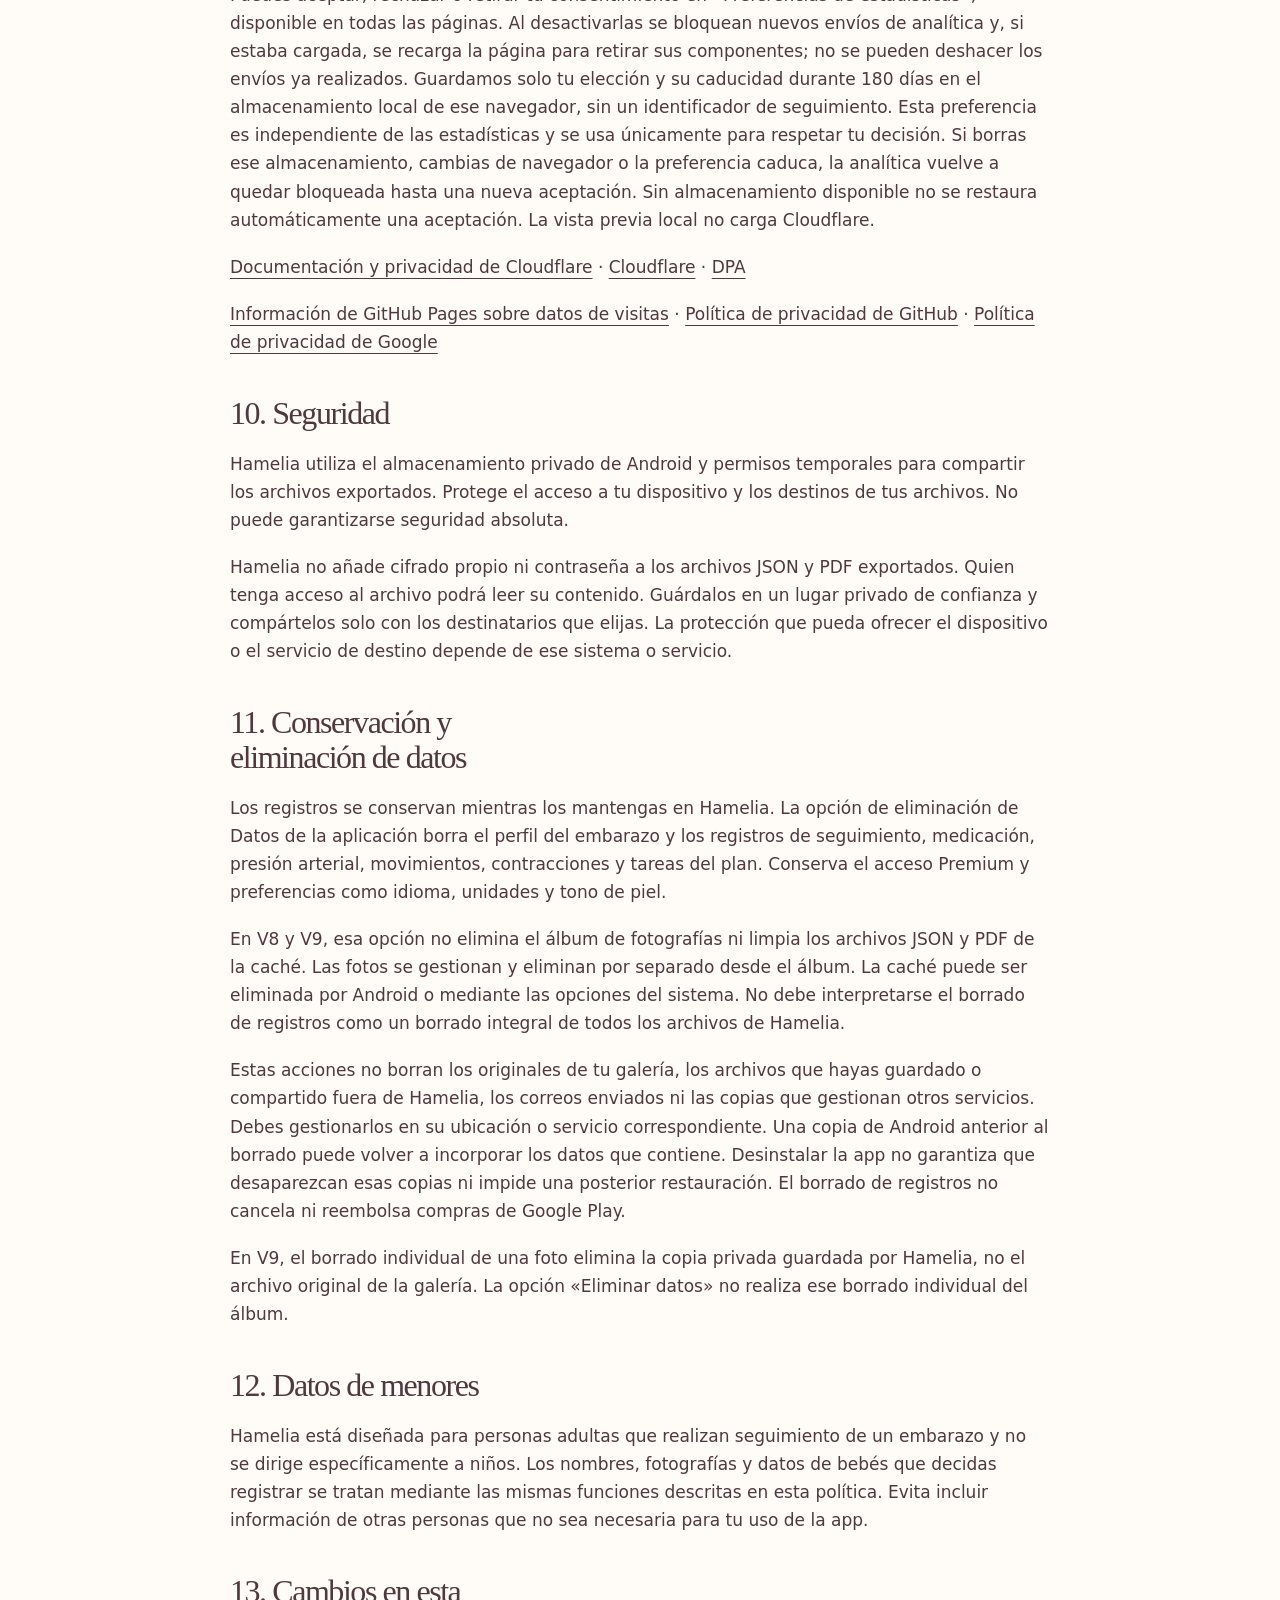
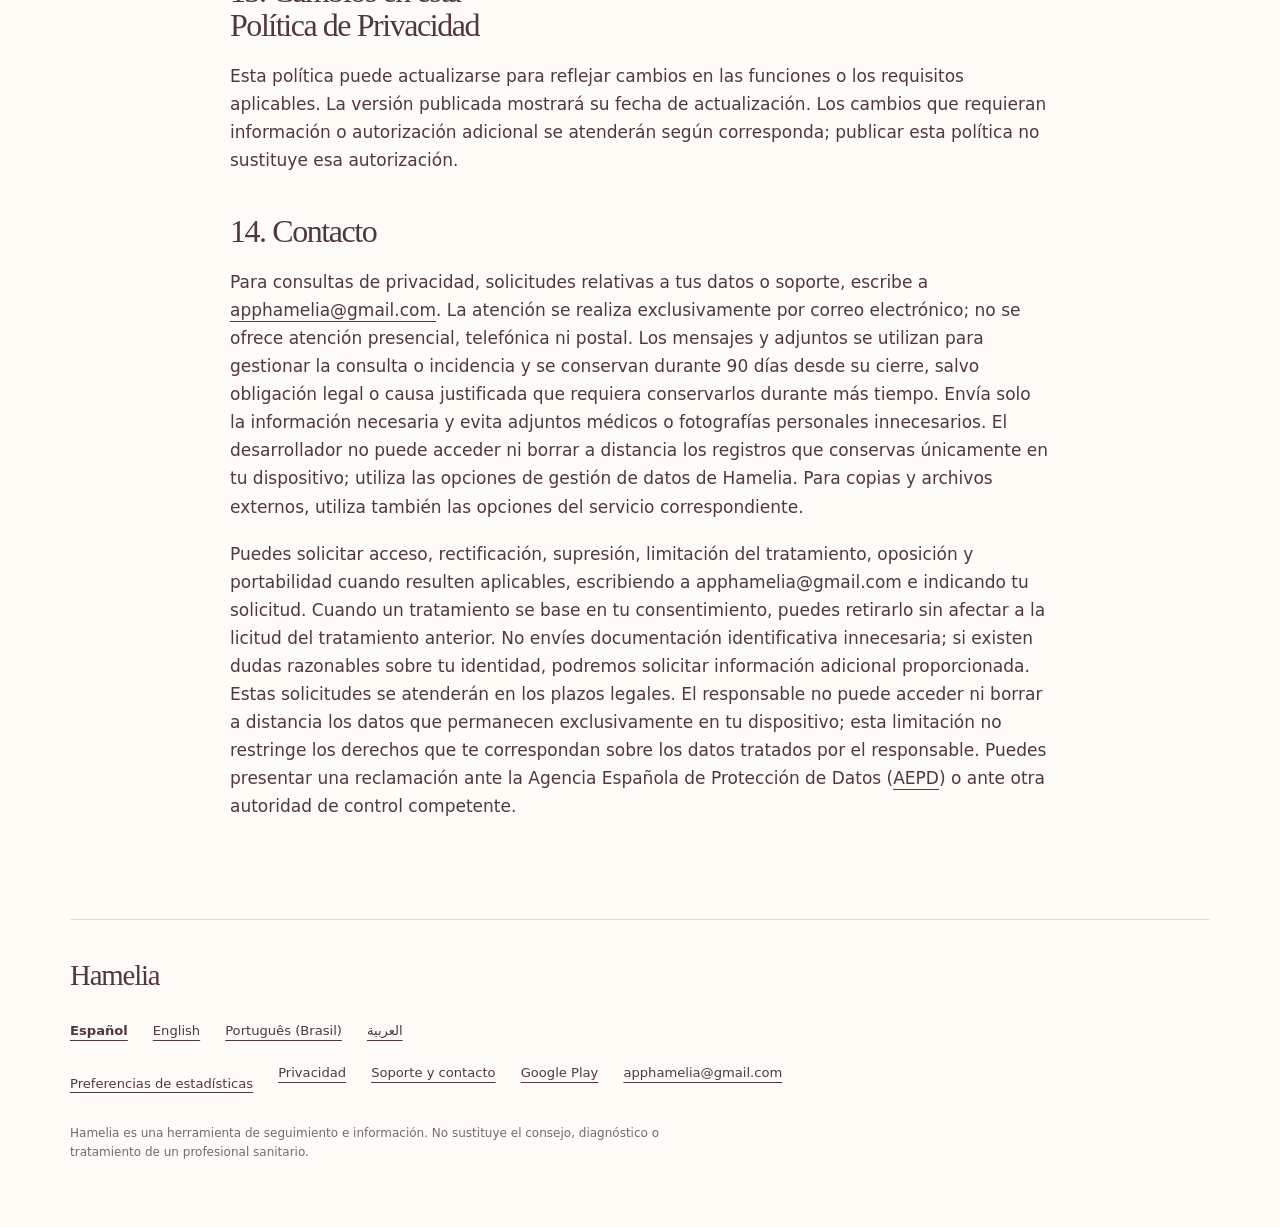
<file: es/privacy.html>
<!doctype html><html lang="es" dir="ltr"><head><meta charset="utf-8"><meta name="viewport" content="width=device-width, initial-scale=1"><title>Política de Privacidad de Hamelia</title><meta name="description" content="Política de Privacidad de Hamelia para V8 y V9: datos locales, fotografías, exportaciones y soporte."><meta name="theme-color" content="#fbe5db"><link rel="icon" href="../assets/favicon.png" type="image/png"><link rel="apple-touch-icon" href="../assets/apple-touch-icon.png"><link rel="stylesheet" href="../assets/style.css"><meta property="og:type" content="website"><meta property="og:site_name" content="Hamelia"><meta property="og:title" content="Política de Privacidad de Hamelia"><meta property="og:description" content="Política de Privacidad de Hamelia para V8 y V9: datos locales, fotografías, exportaciones y soporte."><meta property="og:locale" content="es_ES"><meta name="twitter:card" content="summary_large_image">
<!-- PUBLIC_URL_START --><meta name="robots" content="index,follow">
<link rel="canonical" href="https://hamelia.es/es/privacy.html">
<link rel="alternate" hreflang="es" href="https://hamelia.es/es/privacy.html">
<link rel="alternate" hreflang="en" href="https://hamelia.es/en/privacy.html">
<link rel="alternate" hreflang="pt-BR" href="https://hamelia.es/pt-br/privacy.html">
<link rel="alternate" hreflang="ar" href="https://hamelia.es/ar/privacy.html">
<meta property="og:url" content="https://hamelia.es/es/privacy.html">
<meta property="og:image" content="https://hamelia.es/assets/brand-banner.webp">
<meta property="og:image:alt" content="Hamelia"><meta property="og:image:width" content="1400"><meta property="og:image:height" content="684">
<!-- PUBLIC_URL_END -->
<script type="application/ld+json">{"@context": "https://schema.org", "@type": "MobileApplication", "name": "Hamelia", "operatingSystem": "Android", "applicationCategory": "HealthApplication", "downloadUrl": "https://play.google.com/store/apps/details?id=com.ricardobrea.pregnancytracker", "inLanguage": ["es", "en", "pt-BR", "ar"]}</script><link rel="stylesheet" href="../assets/analytics.css"><script src="../assets/analytics.js" defer></script></head><body><a class="skip" href="#main">Saltar al contenido</a><header class="wrap header"><a class="brand" href="./" aria-label="Hamelia · Inicio"><img src="../assets/icon.webp" alt="" width="512" height="512" class="" fetchpriority="high"><span>Hamelia</span></a><nav aria-label="Navegación"><a href="support.html">Soporte y contacto</a><details class="language"><summary>Español <span aria-hidden="true">⌄</span></summary><div><a href="../es/privacy.html" lang="es" hreflang="es" aria-current="page">Español</a><a href="../en/privacy.html" lang="en" hreflang="en">English</a><a href="../pt-br/privacy.html" lang="pt-BR" hreflang="pt-BR">Português (Brasil)</a><a href="../ar/privacy.html" lang="ar" hreflang="ar">العربية</a></div></details></nav></header><main id="main" class="wrap prose"><h1>Política de Privacidad de Hamelia</h1><p class="fine"><time datetime="2026-10-28">Última actualización: 28 de octubre de 2026</time></p><ol><li><a href="#section-1">Introducción</a></li><li><a href="#section-2">Responsable de la aplicación</a></li><li><a href="#section-3">Información que puede introducir el usuario</a></li><li><a href="#section-4">Cómo se almacenan los datos</a></li><li><a href="#section-5">Uso de los datos</a></li><li><a href="#section-6">Compras y funciones Premium</a></li><li><a href="#section-7">Compartición de información</a></li><li><a href="#section-8">Publicidad</a></li><li><a href="#section-9">Servicios de terceros y web</a></li><li><a href="#section-10">Seguridad</a></li><li><a href="#section-11">Conservación y eliminación de datos</a></li><li><a href="#section-12">Datos de menores</a></li><li><a href="#section-13">Cambios en esta Política de Privacidad</a></li><li><a href="#section-14">Contacto</a></li></ol><section aria-labelledby="section-1"><h2 id="section-1">1. Introducción</h2>
<p>Hamelia es una aplicación Android de seguimiento e información sobre el embarazo. Esta política describe las versiones V8 y V9 y el uso de la web de Hamelia. Hamelia no sustituye el consejo, diagnóstico ni tratamiento de un profesional sanitario.</p>
</section>
<section aria-labelledby="section-2"><h2 id="section-2">2. Responsable de la aplicación</h2>
<p>Ricardo Brea López es el responsable de Hamelia, desarrollador individual establecido en España. Contacto: <bdi dir="ltr">apphamelia@gmail.com</bdi>. Solo el responsable accede al correo de soporte; reside en Egipto y puede gestionarlo desde allí.</p>
</section>
<section aria-labelledby="section-3"><h2 id="section-3">3. Información que puede introducir el usuario</h2>
<p>Según las funciones utilizadas, puedes registrar el nombre de la madre; fechas y método de cálculo del embarazo; número y nombres de bebés, también en gestaciones múltiples; información del nacimiento; síntomas, ánimo, agua, sueño y notas; peso; medicación, planes y dosis; presión arterial y pulso; movimientos del bebé; contracciones; tareas completadas; y fotografías del álbum con su semana y fecha de incorporación. Hamelia guarda también preferencias como idioma, unidades y tono de piel de las ilustraciones y el estado de acceso a Premium.</p>
<p>Los registros pueden contener datos sensibles de salud e información sobre bebés. Introduce únicamente lo que quieras conservar. Las fotos seleccionadas pueden mantener metadatos del archivo de origen.</p>
<p>Las fotografías tomadas con la cámara desde Hamelia se guardan en el álbum privado de la aplicación. Hamelia no implementa su guardado automático en la galería del dispositivo.</p>
</section>
<section aria-labelledby="section-4"><h2 id="section-4">4. Cómo se almacenan los datos</h2>
<p>Los registros y las fotos del álbum se guardan en el almacenamiento privado de la app en tu dispositivo. No necesitas una cuenta de Hamelia. La aplicación no utiliza un servidor propio del desarrollador para almacenar tus registros de embarazo.</p>
<p>Esto no significa que todas las copias permanezcan siempre en el dispositivo: pueden existir copias de Android, transferencias entre dispositivos y archivos que exportes o compartas, como se explica a continuación.</p>
</section>
<section aria-labelledby="section-5"><h2 id="section-5">5. Uso de los datos</h2>
<p>Hamelia utiliza los datos para calcular y mostrar la evolución del embarazo, presentar información semanal, guardar y consultar registros, realizar estadísticas locales, gestionar el plan y el álbum, registrar el nacimiento y ofrecer las funciones Premium correspondientes. Registrar un nacimiento no elimina los registros existentes.</p>
<p>En Datos de la aplicación puedes exportar un archivo JSON con el perfil del embarazo y sus registros de seguimiento, medicación, presión arterial, movimientos, contracciones y tareas completadas. La función Premium de informe del embarazo genera un PDF con información de la gestación y registros como peso, síntomas, medicación, notas, presión, movimientos y contracciones. Estos archivos no incluyen las fotos del álbum ni constituyen una copia completa restaurable. Ni V8 ni V9 disponen de una función para importar o restaurar estos archivos.</p>
<p>Los archivos se crean en la caché de la aplicación. Android permite elegir con qué aplicación o destinatario compartirlos y, cuando el destino lo permita, dónde guardarlos. Pueden contener datos personales y de salud. Hamelia no vende tus datos personales ni de salud.</p>
<p>La gestión de compras y del acceso Premium, así como la atención de solicitudes de soporte necesarias para prestar el servicio solicitado, se basan en la ejecución del contrato o en medidas solicitadas antes de contratar (artículo 6.1.b del RGPD). La gestión de solicitudes de ejercicio de derechos se basa en el cumplimiento de las obligaciones aplicables del RGPD (artículo 6.1.c).</p>
<p>Las consultas generales y el seguimiento limitado de incidencias se basan en el interés legítimo de atender a las personas que contactan y resolver problemas (artículo 6.1.f). Se limita el uso a esa finalidad, se solicita solo información necesaria y se aplica el plazo de conservación indicado; puedes oponerte cuando corresponda. No se utilizan esos mensajes para publicidad.</p>
<p>Estas bases se refieren a las operaciones indicadas; no atribuyen al desarrollador acceso a tus registros de salud locales ni constituyen consentimiento explícito para tratar datos de salud. No necesitamos que envíes datos de salud o fotografías para una consulta general: evita incluirlos. Usar Hamelia o leer esta política no constituye por sí solo consentimiento explícito. Los servicios de Google y GitHub realizan los tratamientos descritos conforme a sus propias políticas; no se garantiza una región de almacenamiento ni se afirma ausencia de transferencias internacionales.</p>
</section>
<section aria-labelledby="section-6"><h2 id="section-6">6. Compras y funciones Premium</h2>
<p>Google Play Billing gestiona las compras de Hamelia Premium. La app recibe información de la compra, incluido su estado y el identificador necesario para reconocerla, y mantiene un estado local de acceso a Premium. Hamelia no recibe ni almacena los datos completos de tu tarjeta. Google trata la información de pago y compra conforme a sus políticas y condiciones.</p>
<p>Google Play Billing gestiona las compras Premium y puede tratar información técnica sobre operaciones y diagnósticos conforme a las políticas de Google. Hamelia no utiliza deliberadamente Billing para transmitir datos del embarazo, fotografías ni anotaciones personales. El almacenamiento local de los registros no implica ausencia de comunicaciones técnicas con Google Play.</p>
</section>
<section aria-labelledby="section-7"><h2 id="section-7">7. Compartición de información</h2>
<p>Hamelia no envía tus registros de embarazo al desarrollador para publicidad o comercialización ni los comparte para esos fines. Si compartes un JSON o PDF o lo guardas mediante una aplicación externa, el destinatario o proveedor elegido recibe el archivo y aplica sus propias condiciones. Los datos que decidas enviar por correo de soporte también llegan al buzón de soporte. Evita adjuntar información médica o fotografías personales innecesarias.</p>
</section>
<section aria-labelledby="section-8"><h2 id="section-8">8. Publicidad</h2>
<p>Hamelia no contiene anuncios de terceros ni utiliza tus registros para publicidad personalizada.</p>
</section>
<section aria-labelledby="section-9"><h2 id="section-9">9. Servicios de terceros y web</h2>
<p>Google Play interviene en la distribución y las compras. Android puede gestionar copias del sistema y transferencias entre dispositivos según tus ajustes, la versión de Android y los servicios disponibles. V8 y V9 permiten las copias de Android y no establecen exclusiones específicas para las fotos del álbum: los registros, las preferencias y las imágenes del almacenamiento privado pueden ser incluidos por el sistema. La ejecución, el contenido efectivo y la restauración dependen de Android, el dispositivo y el proveedor; no están garantizados. Estas funciones del sistema son distintas de las exportaciones JSON y PDF de Hamelia.</p>
<p>La web informativa de Hamelia se aloja en GitHub Pages y no tiene formularios ni cuentas de usuario. GitHub puede tratar la IP y registros técnicos del alojamiento por seguridad conforme a su política. Esta web no recibe los registros de embarazo de la aplicación Android.</p>
<p>Hemos preparado Cloudflare Web Analytics para medir visitas, páginas consultadas, país aproximado, fuentes de tráfico, tipo de dispositivo y navegador, y rendimiento. El servicio está configurado mediante integración autónoma JavaScript. Solo cargamos Cloudflare si aceptas previamente las estadísticas. Rechazar no limita el acceso a la web. El consentimiento es la base elegida para esta medición; no afirmamos que exista una exención de consentimiento acreditada.</p>
<p>Según Cloudflare, Web Analytics no usa cookies ni almacenamiento local para sus estadísticas, no utiliza identificadores persistentes para seguir a personas y no realiza fingerprinting. La conexión permite a Cloudflare recibir la IP y datos técnicos; el proveedor explica que elimina información como la IP en el preprocesamiento analítico. No afirmamos que nunca la reciba ni que no existan registros técnicos auxiliares. Las rutas y los referentes pueden formar parte de las mediciones; no se envían datos médicos de la app Android.</p>
<p>Cloudflare, Inc. presta este servicio desde su infraestructura internacional. Sus condiciones, política y acuerdo de tratamiento describen los roles y las garantías aplicables, incluidas cláusulas contractuales tipo cuando correspondan; no garantizamos almacenamiento exclusivo en la UE. Su documentación permite consultar hasta seis meses de histórico, lo que no acredita por sí solo el plazo de eliminación de todos los registros auxiliares.</p>
<p>Puedes aceptar, rechazar o retirar tu consentimiento en «Preferencias de estadísticas», disponible en todas las páginas. Al desactivarlas se bloquean nuevos envíos de analítica y, si estaba cargada, se recarga la página para retirar sus componentes; no se pueden deshacer los envíos ya realizados. Guardamos solo tu elección y su caducidad durante 180 días en el almacenamiento local de ese navegador, sin un identificador de seguimiento. Esta preferencia es independiente de las estadísticas y se usa únicamente para respetar tu decisión. Si borras ese almacenamiento, cambias de navegador o la preferencia caduca, la analítica vuelve a quedar bloqueada hasta una nueva aceptación. Sin almacenamiento disponible no se restaura automáticamente una aceptación. La vista previa local no carga Cloudflare.</p>
<p><a href="https://developers.cloudflare.com/web-analytics/about/">Documentación y privacidad de Cloudflare</a> · <a href="https://www.cloudflare.com/privacypolicy/">Cloudflare</a> · <a href="https://www.cloudflare.com/cloudflare-customer-dpa/">DPA</a></p>
<p><a href="https://docs.github.com/en/pages/getting-started-with-github-pages/what-is-github-pages#data-collection">Información de GitHub Pages sobre datos de visitas</a> · <a href="https://docs.github.com/en/site-policy/privacy-policies/github-general-privacy-statement">Política de privacidad de GitHub</a> · <a href="https://policies.google.com/privacy">Política de privacidad de Google</a></p>
</section>
<section aria-labelledby="section-10"><h2 id="section-10">10. Seguridad</h2>
<p>Hamelia utiliza el almacenamiento privado de Android y permisos temporales para compartir los archivos exportados. Protege el acceso a tu dispositivo y los destinos de tus archivos. No puede garantizarse seguridad absoluta.</p>
<p>Hamelia no añade cifrado propio ni contraseña a los archivos JSON y PDF exportados. Quien tenga acceso al archivo podrá leer su contenido. Guárdalos en un lugar privado de confianza y compártelos solo con los destinatarios que elijas. La protección que pueda ofrecer el dispositivo o el servicio de destino depende de ese sistema o servicio.</p>
</section>
<section aria-labelledby="section-11"><h2 id="section-11">11. Conservación y eliminación de datos</h2>
<p>Los registros se conservan mientras los mantengas en Hamelia. La opción de eliminación de Datos de la aplicación borra el perfil del embarazo y los registros de seguimiento, medicación, presión arterial, movimientos, contracciones y tareas del plan. Conserva el acceso Premium y preferencias como idioma, unidades y tono de piel.</p>
<p>En V8 y V9, esa opción no elimina el álbum de fotografías ni limpia los archivos JSON y PDF de la caché. Las fotos se gestionan y eliminan por separado desde el álbum. La caché puede ser eliminada por Android o mediante las opciones del sistema. No debe interpretarse el borrado de registros como un borrado integral de todos los archivos de Hamelia.</p>
<p>Estas acciones no borran los originales de tu galería, los archivos que hayas guardado o compartido fuera de Hamelia, los correos enviados ni las copias que gestionan otros servicios. Debes gestionarlos en su ubicación o servicio correspondiente. Una copia de Android anterior al borrado puede volver a incorporar los datos que contiene. Desinstalar la app no garantiza que desaparezcan esas copias ni impide una posterior restauración. El borrado de registros no cancela ni reembolsa compras de Google Play.</p>
<p>En V9, el borrado individual de una foto elimina la copia privada guardada por Hamelia, no el archivo original de la galería. La opción «Eliminar datos» no realiza ese borrado individual del álbum.</p>
</section>
<section aria-labelledby="section-12"><h2 id="section-12">12. Datos de menores</h2>
<p>Hamelia está diseñada para personas adultas que realizan seguimiento de un embarazo y no se dirige específicamente a niños. Los nombres, fotografías y datos de bebés que decidas registrar se tratan mediante las mismas funciones descritas en esta política. Evita incluir información de otras personas que no sea necesaria para tu uso de la app.</p>
</section>
<section aria-labelledby="section-13"><h2 id="section-13">13. Cambios en esta Política de Privacidad</h2>
<p>Esta política puede actualizarse para reflejar cambios en las funciones o los requisitos aplicables. La versión publicada mostrará su fecha de actualización. Los cambios que requieran información o autorización adicional se atenderán según corresponda; publicar esta política no sustituye esa autorización.</p>
</section>
<section aria-labelledby="section-14"><h2 id="section-14">14. Contacto</h2>
<p>Para consultas de privacidad, solicitudes relativas a tus datos o soporte, escribe a <a href="mailto:apphamelia@gmail.com" dir="ltr"><bdi dir="ltr">apphamelia@gmail.com</bdi></a>. La atención se realiza exclusivamente por correo electrónico; no se ofrece atención presencial, telefónica ni postal. Los mensajes y adjuntos se utilizan para gestionar la consulta o incidencia y se conservan durante 90 días desde su cierre, salvo obligación legal o causa justificada que requiera conservarlos durante más tiempo. Envía solo la información necesaria y evita adjuntos médicos o fotografías personales innecesarios. El desarrollador no puede acceder ni borrar a distancia los registros que conservas únicamente en tu dispositivo; utiliza las opciones de gestión de datos de Hamelia. Para copias y archivos externos, utiliza también las opciones del servicio correspondiente.</p>
<p>Puedes solicitar acceso, rectificación, supresión, limitación del tratamiento, oposición y portabilidad cuando resulten aplicables, escribiendo a <bdi dir="ltr">apphamelia@gmail.com</bdi> e indicando tu solicitud. Cuando un tratamiento se base en tu consentimiento, puedes retirarlo sin afectar a la licitud del tratamiento anterior. No envíes documentación identificativa innecesaria; si existen dudas razonables sobre tu identidad, podremos solicitar información adicional proporcionada. Estas solicitudes se atenderán en los plazos legales. El responsable no puede acceder ni borrar a distancia los datos que permanecen exclusivamente en tu dispositivo; esta limitación no restringe los derechos que te correspondan sobre los datos tratados por el responsable. Puedes presentar una reclamación ante la Agencia Española de Protección de Datos (<a href="https://www.aepd.es/" dir="ltr">AEPD</a>) o ante otra autoridad de control competente.</p>
</section></main><footer class="wrap footer"><a class="brand" href="./">Hamelia</a><nav aria-label="Idiomas" class="languages"><a href="../es/privacy.html" lang="es" hreflang="es" aria-current="page">Español</a><a href="../en/privacy.html" lang="en" hreflang="en">English</a><a href="../pt-br/privacy.html" lang="pt-BR" hreflang="pt-BR">Português (Brasil)</a><a href="../ar/privacy.html" lang="ar" hreflang="ar">العربية</a></nav><div class="footer-links"><button type="button" class="hamelia-privacy-entry" data-statistics-preferences>Preferencias de estadísticas</button><a href="privacy.html">Privacidad</a><a href="support.html">Soporte y contacto</a><a href="https://play.google.com/store/apps/details?id=com.ricardobrea.pregnancytracker">Google Play</a><a dir="ltr" href="mailto:apphamelia@gmail.com">apphamelia@gmail.com</a></div><p class="fine">Hamelia es una herramienta de seguimiento e información. No sustituye el consejo, diagnóstico o tratamiento de un profesional sanitario.</p></footer></body></html>
</file>
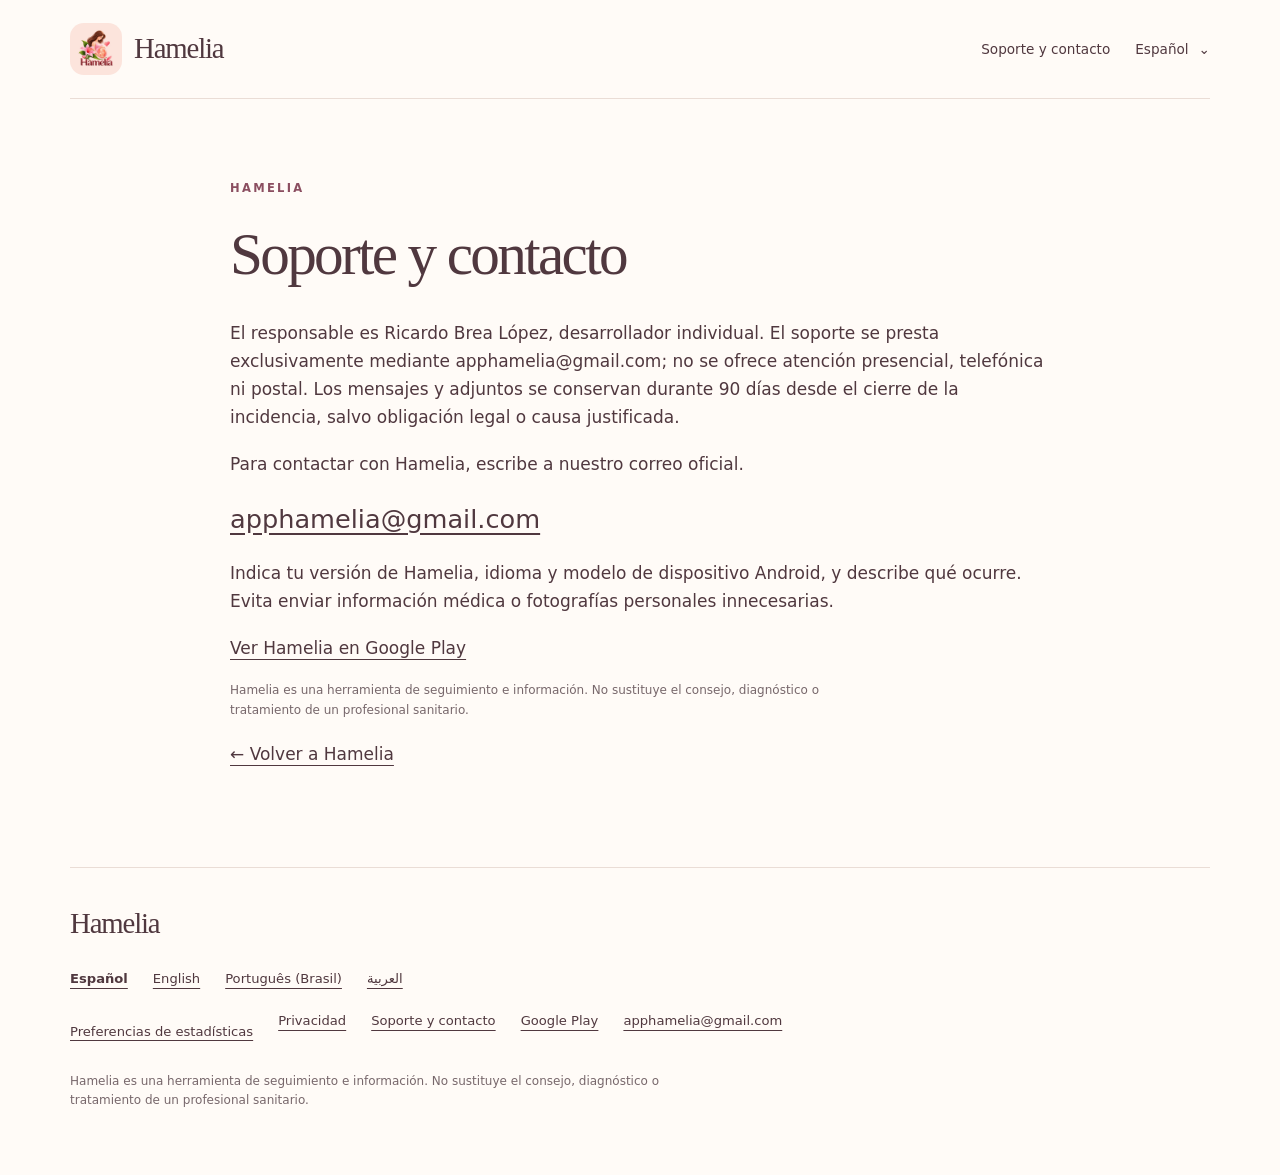
<file: es/support.html>
<!doctype html><html lang="es" dir="ltr"><head><meta charset="utf-8"><meta name="viewport" content="width=device-width, initial-scale=1"><title>Soporte y contacto · Hamelia</title><meta name="description" content="Para consultas sobre Hamelia, escribe al correo de asistencia publicado en Google Play."><meta name="theme-color" content="#fbe5db"><link rel="icon" href="../assets/favicon.png" type="image/png"><link rel="apple-touch-icon" href="../assets/apple-touch-icon.png"><link rel="stylesheet" href="../assets/style.css"><meta property="og:type" content="website"><meta property="og:site_name" content="Hamelia"><meta property="og:title" content="Soporte y contacto · Hamelia"><meta property="og:description" content="Para consultas sobre Hamelia, escribe al correo de asistencia publicado en Google Play."><meta property="og:locale" content="es_ES"><meta name="twitter:card" content="summary_large_image">
<!-- PUBLIC_URL_START --><meta name="robots" content="index,follow">
<link rel="canonical" href="https://hamelia.es/es/support.html">
<link rel="alternate" hreflang="es" href="https://hamelia.es/es/support.html">
<link rel="alternate" hreflang="en" href="https://hamelia.es/en/support.html">
<link rel="alternate" hreflang="pt-BR" href="https://hamelia.es/pt-br/support.html">
<link rel="alternate" hreflang="ar" href="https://hamelia.es/ar/support.html">
<meta property="og:url" content="https://hamelia.es/es/support.html">
<meta property="og:image" content="https://hamelia.es/assets/brand-banner.webp">
<meta property="og:image:alt" content="Hamelia"><meta property="og:image:width" content="1400"><meta property="og:image:height" content="684">
<!-- PUBLIC_URL_END -->
<script type="application/ld+json">{"@context": "https://schema.org", "@type": "MobileApplication", "name": "Hamelia", "operatingSystem": "Android", "applicationCategory": "HealthApplication", "downloadUrl": "https://play.google.com/store/apps/details?id=com.ricardobrea.pregnancytracker", "inLanguage": ["es", "en", "pt-BR", "ar"]}</script><link rel="stylesheet" href="../assets/analytics.css"><script src="../assets/analytics.js" defer></script></head><body><a class="skip" href="#main">Saltar al contenido</a><header class="wrap header"><a class="brand" href="./" aria-label="Hamelia · Inicio"><img src="../assets/icon.webp" alt="" width="512" height="512" class="" fetchpriority="high"><span>Hamelia</span></a><nav aria-label="Navegación"><a href="support.html">Soporte y contacto</a><details class="language"><summary>Español <span aria-hidden="true">⌄</span></summary><div><a href="../es/support.html" lang="es" hreflang="es" aria-current="page">Español</a><a href="../en/support.html" lang="en" hreflang="en">English</a><a href="../pt-br/support.html" lang="pt-BR" hreflang="pt-BR">Português (Brasil)</a><a href="../ar/support.html" lang="ar" hreflang="ar">العربية</a></div></details></nav></header><main id="main" class="wrap prose"><p class="eyebrow">HAMELIA</p><h1>Soporte y contacto</h1><p>El responsable es Ricardo Brea López, desarrollador individual. El soporte se presta exclusivamente mediante <bdi dir="ltr">apphamelia@gmail.com</bdi>; no se ofrece atención presencial, telefónica ni postal. Los mensajes y adjuntos se conservan durante 90 días desde el cierre de la incidencia, salvo obligación legal o causa justificada.</p><p>Para contactar con Hamelia, escribe a nuestro correo oficial.</p><p><a class="contact" dir="ltr" href="mailto:apphamelia@gmail.com">apphamelia@gmail.com</a></p><p>Indica tu versión de Hamelia, idioma y modelo de dispositivo Android, y describe qué ocurre. Evita enviar información médica o fotografías personales innecesarias.</p><p><a href="https://play.google.com/store/apps/details?id=com.ricardobrea.pregnancytracker">Ver Hamelia en Google Play</a></p><p class="fine">Hamelia es una herramienta de seguimiento e información. No sustituye el consejo, diagnóstico o tratamiento de un profesional sanitario.</p><p><a href="./">← Volver a Hamelia</a></p></main><footer class="wrap footer"><a class="brand" href="./">Hamelia</a><nav aria-label="Idiomas" class="languages"><a href="../es/support.html" lang="es" hreflang="es" aria-current="page">Español</a><a href="../en/support.html" lang="en" hreflang="en">English</a><a href="../pt-br/support.html" lang="pt-BR" hreflang="pt-BR">Português (Brasil)</a><a href="../ar/support.html" lang="ar" hreflang="ar">العربية</a></nav><div class="footer-links"><button type="button" class="hamelia-privacy-entry" data-statistics-preferences>Preferencias de estadísticas</button><a href="privacy.html">Privacidad</a><a href="support.html">Soporte y contacto</a><a href="https://play.google.com/store/apps/details?id=com.ricardobrea.pregnancytracker">Google Play</a><a dir="ltr" href="mailto:apphamelia@gmail.com">apphamelia@gmail.com</a></div><p class="fine">Hamelia es una herramienta de seguimiento e información. No sustituye el consejo, diagnóstico o tratamiento de un profesional sanitario.</p></footer></body></html>
</file>
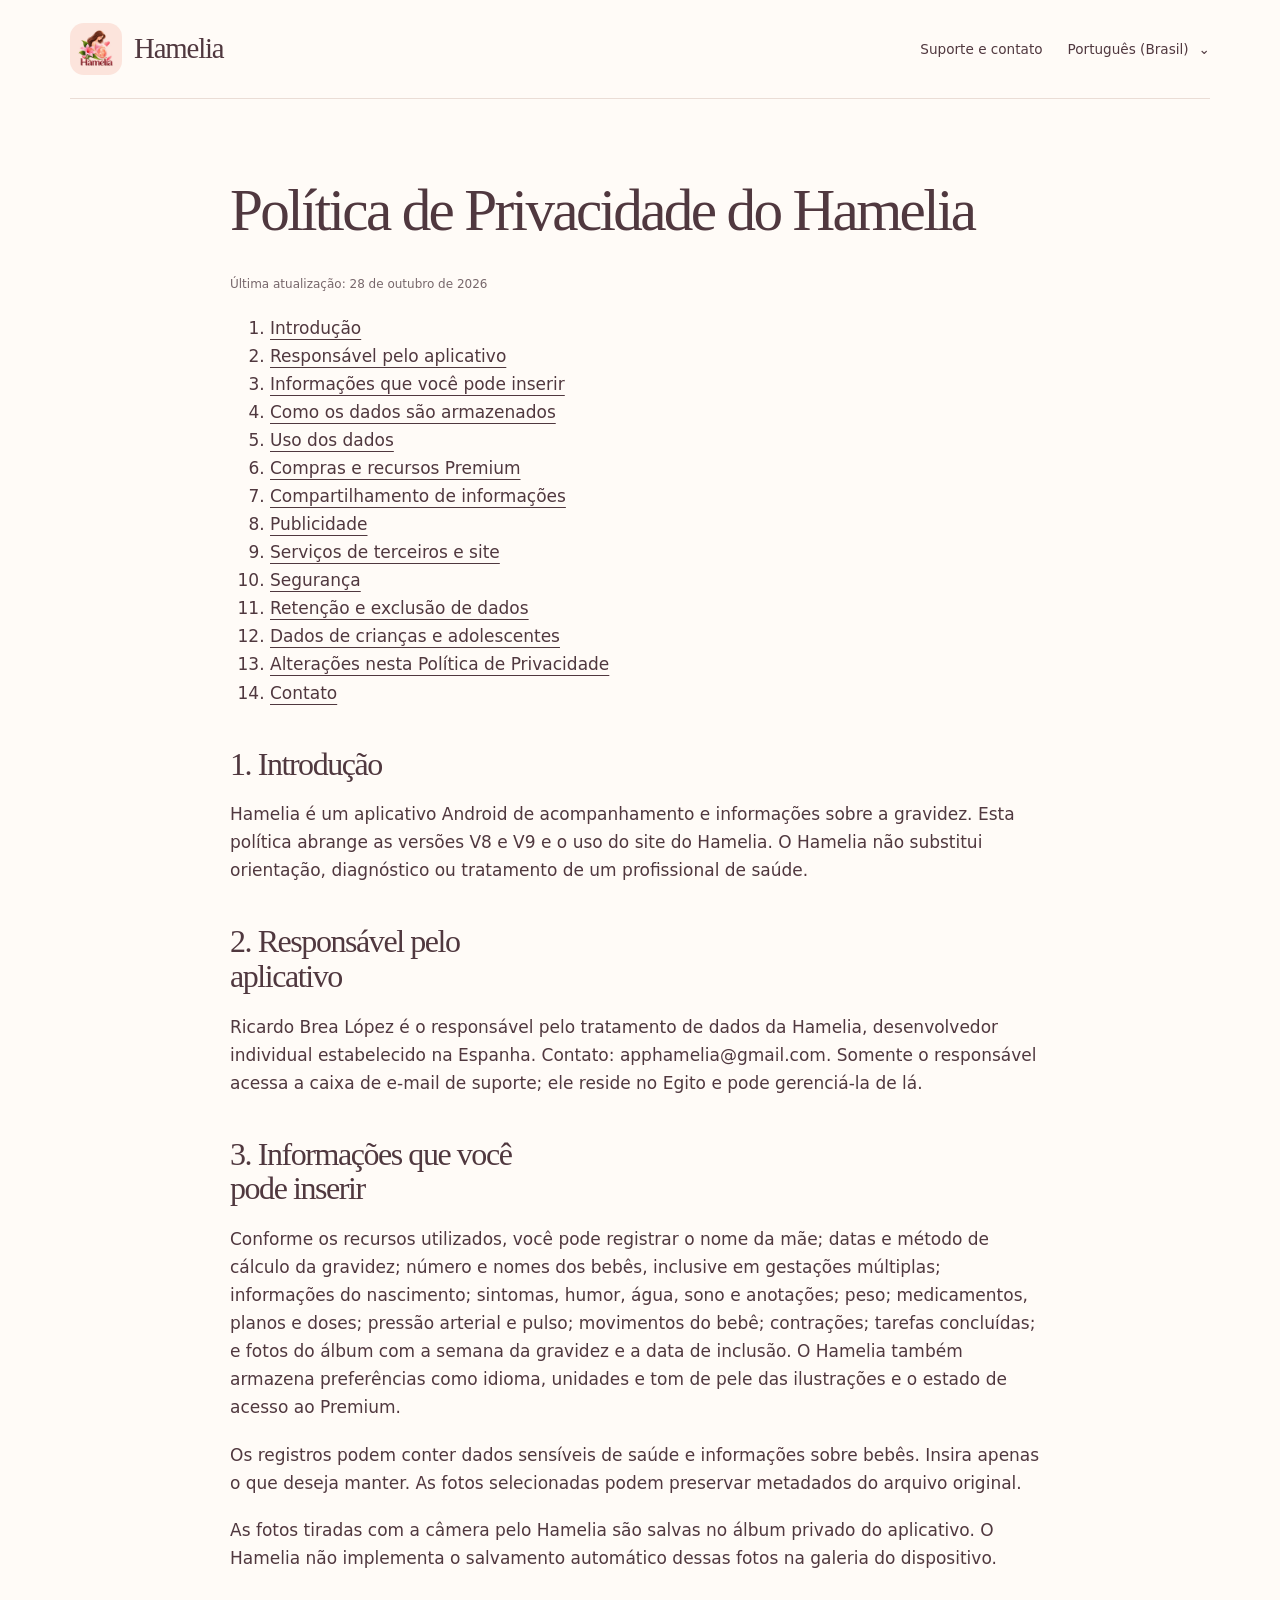
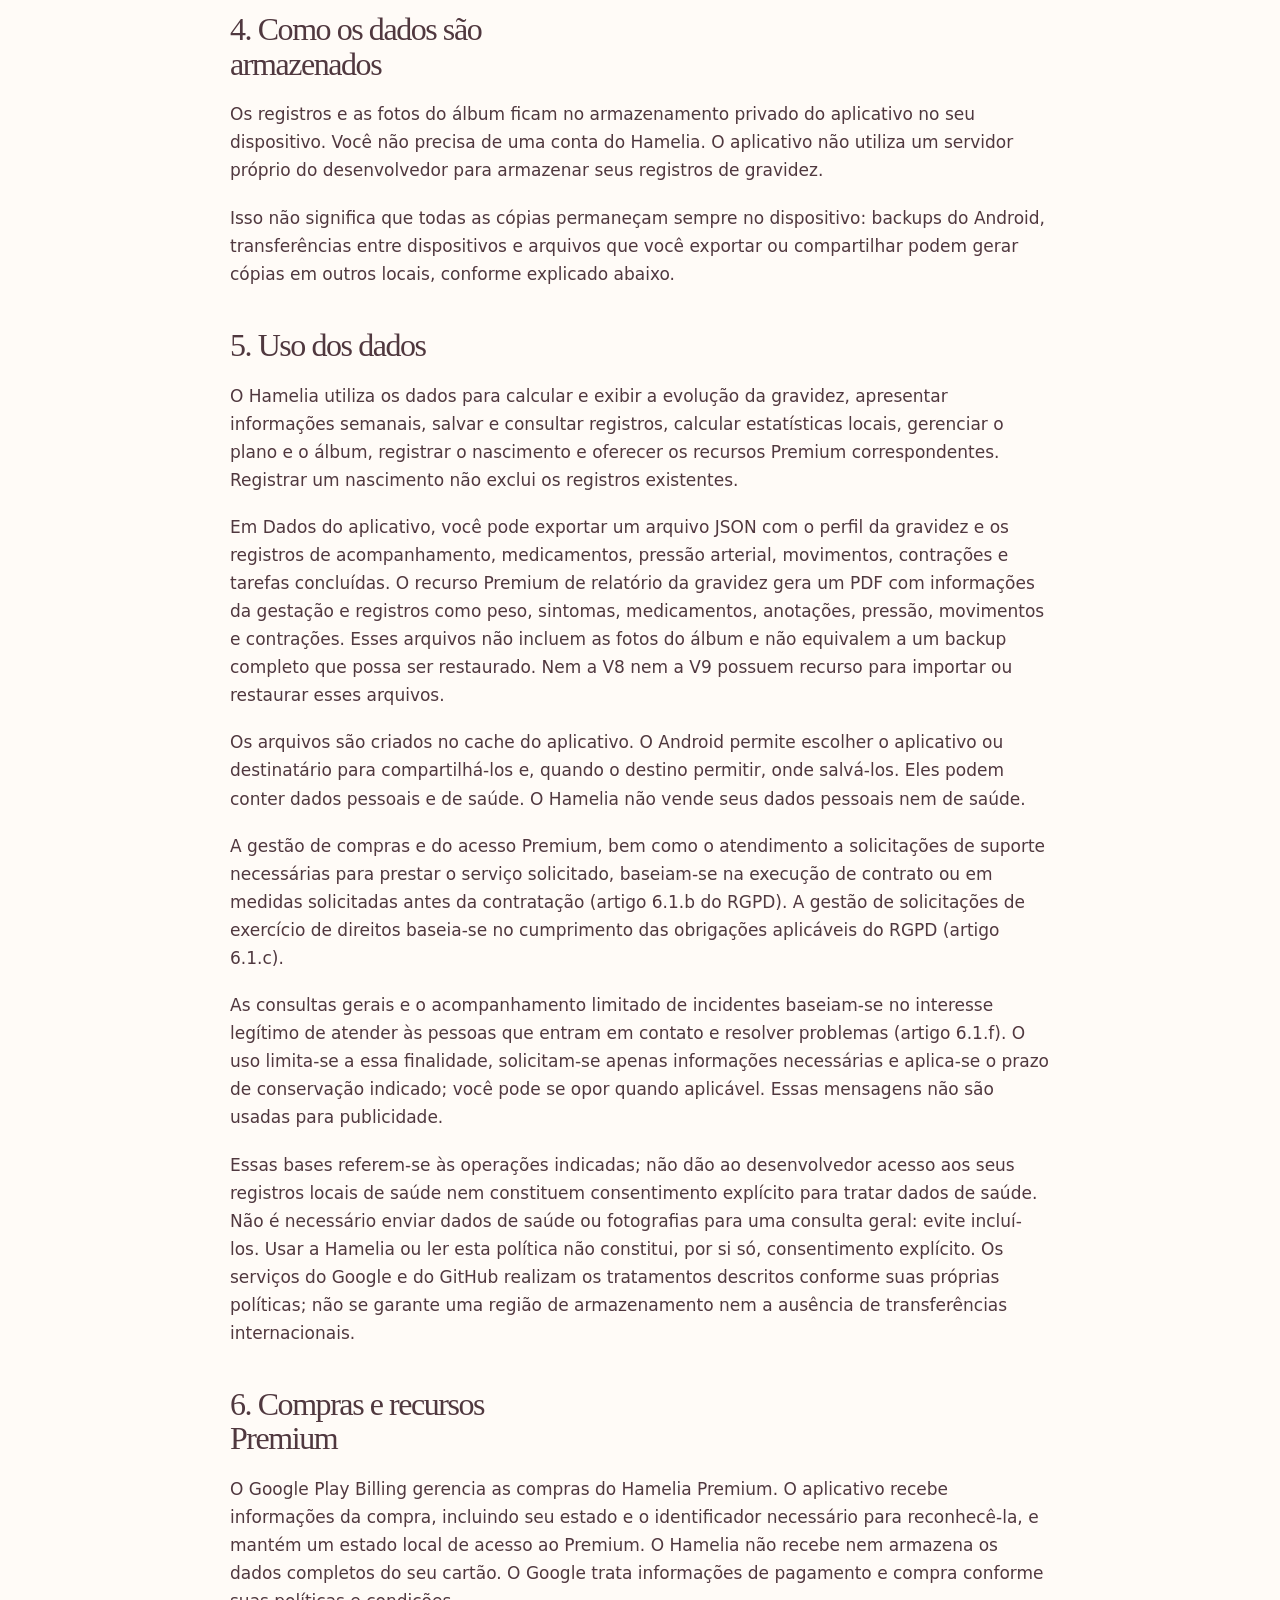
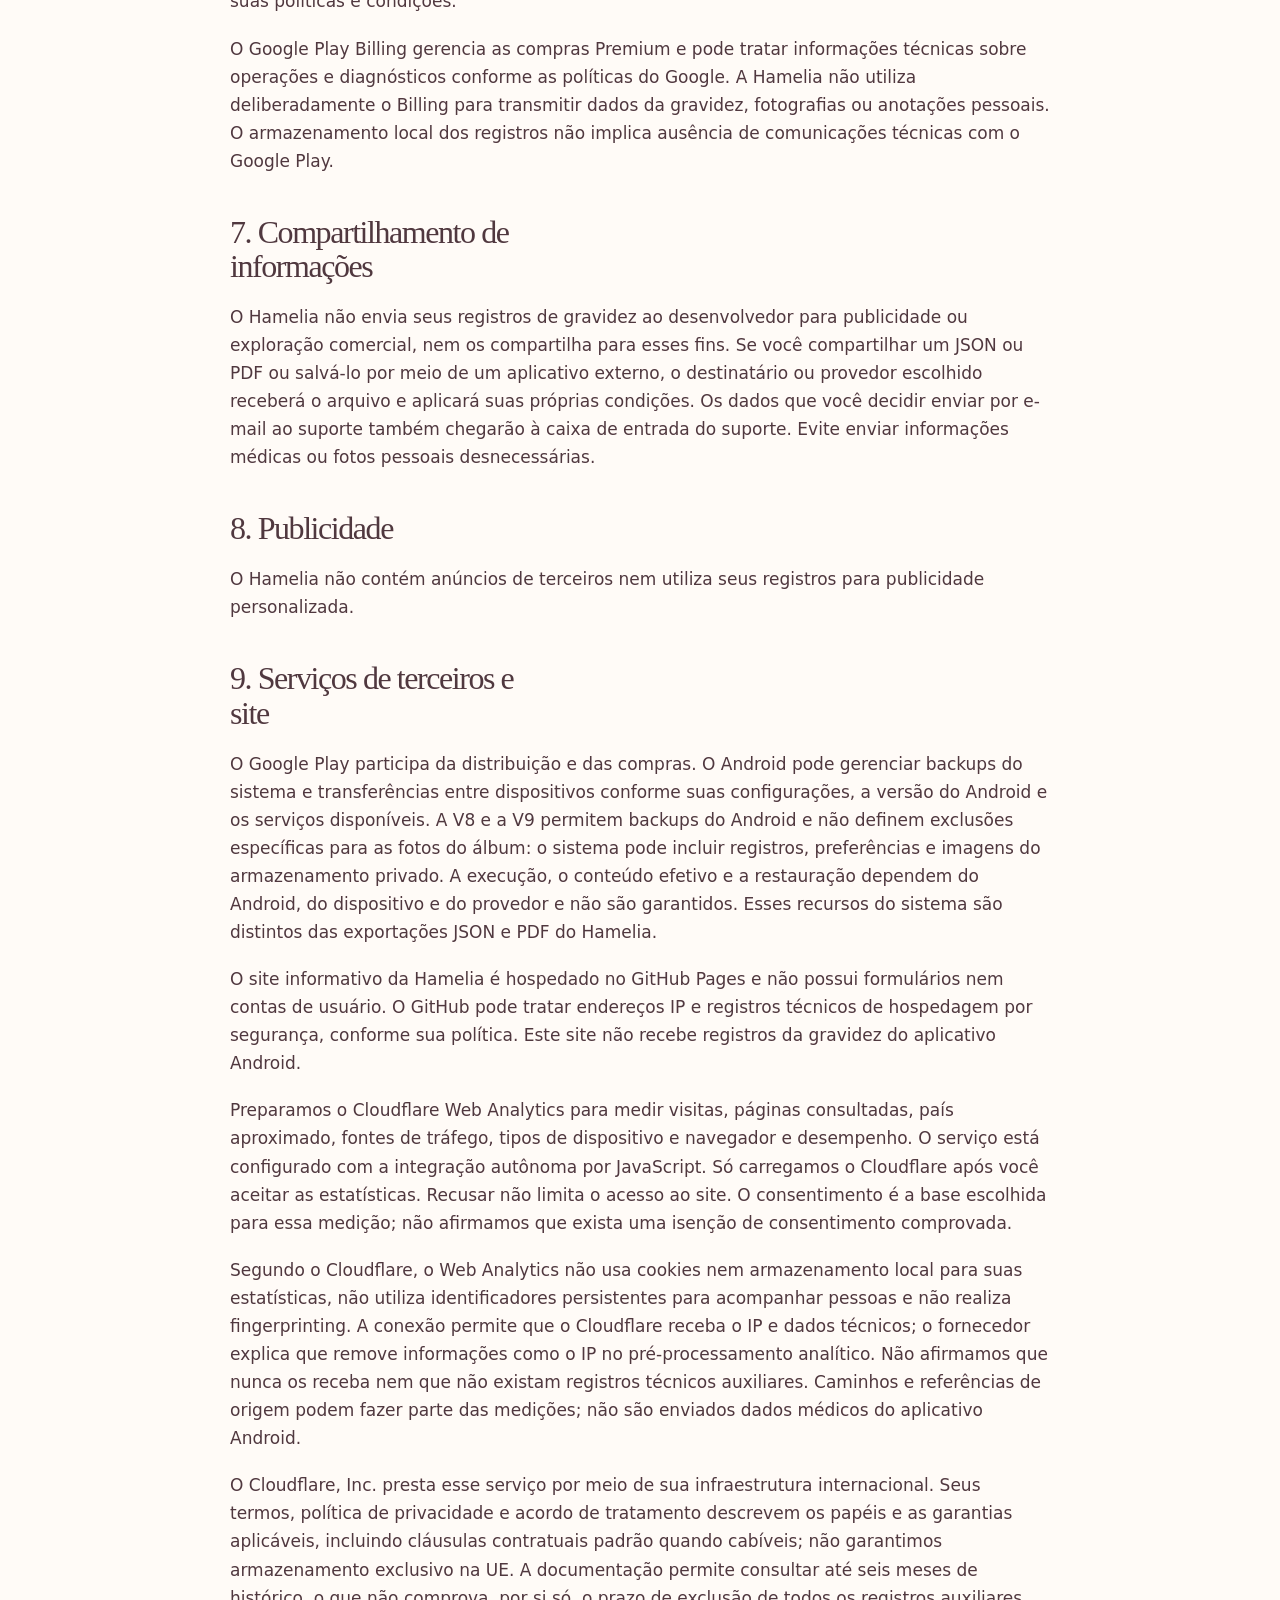
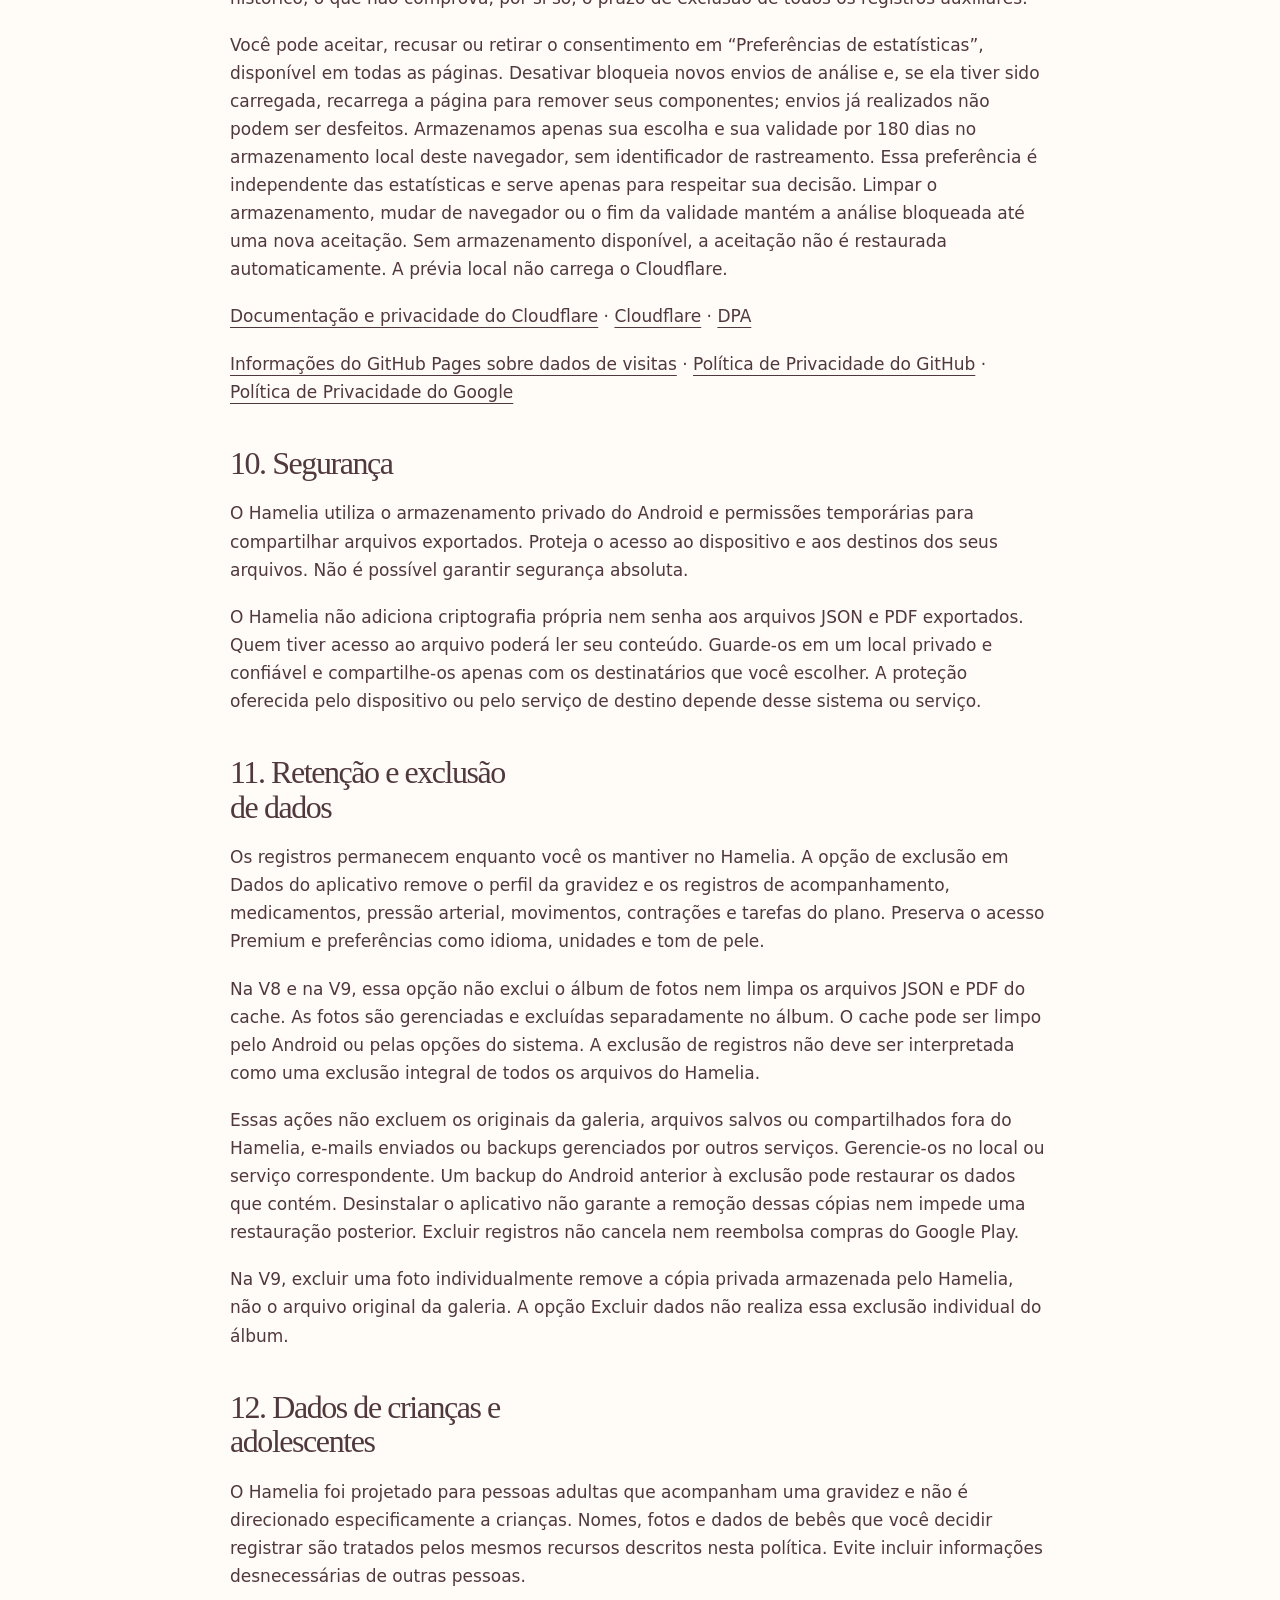
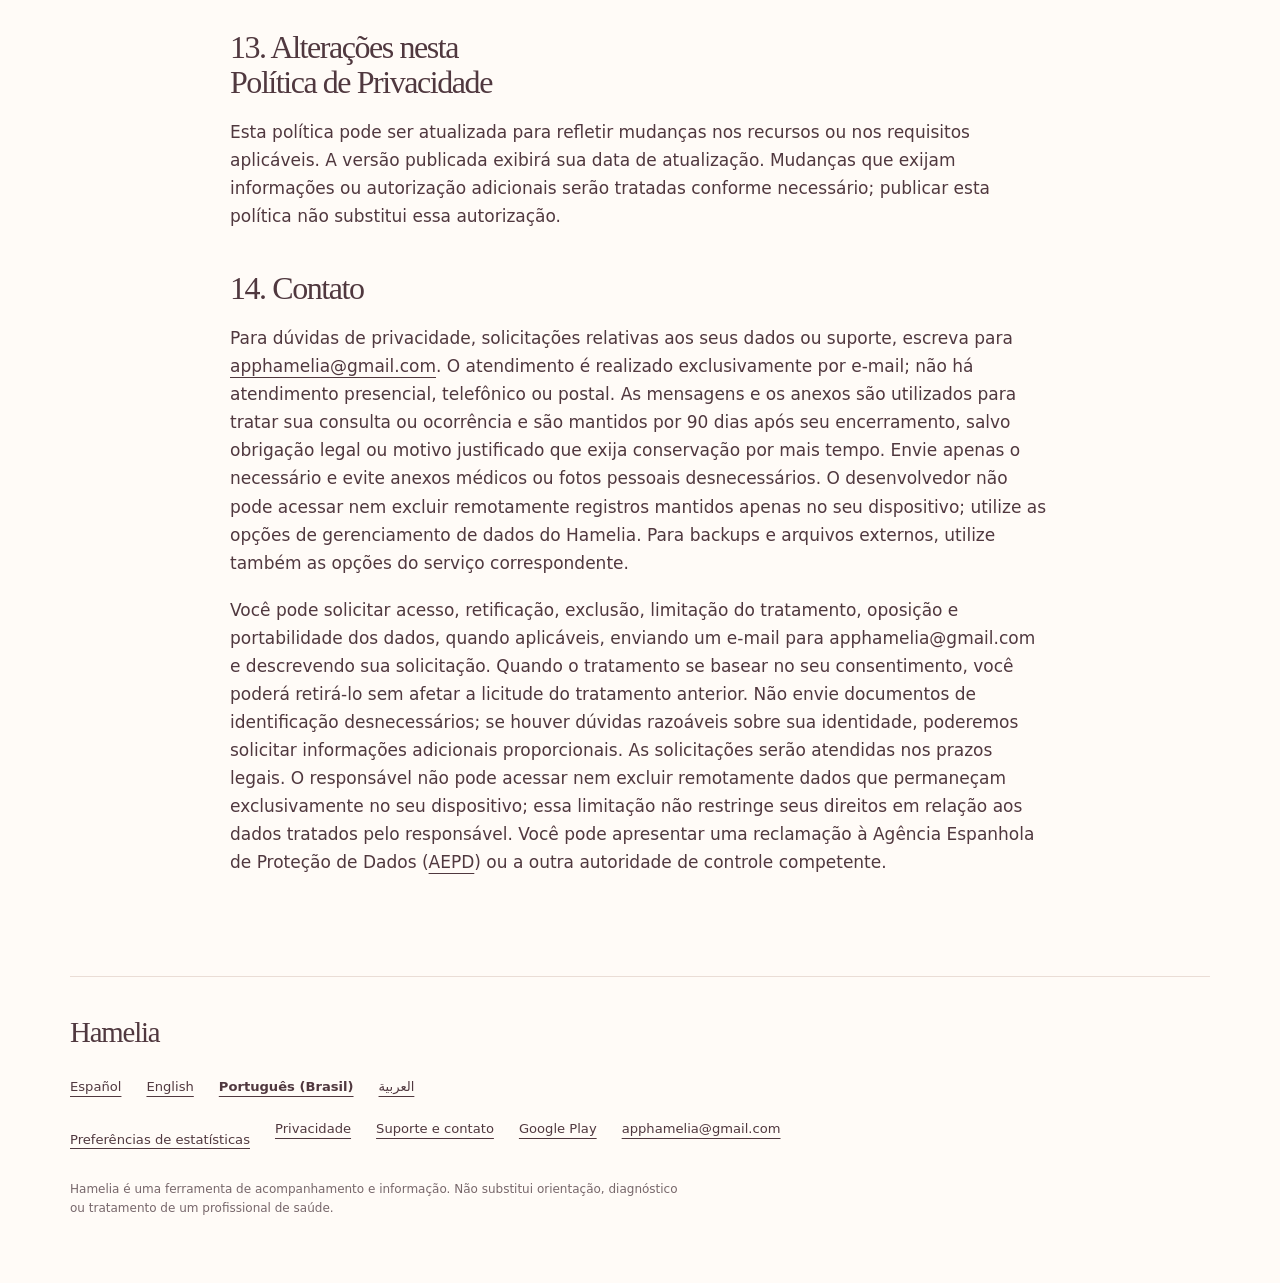
<file: pt-br/privacy.html>
<!doctype html><html lang="pt-BR" dir="ltr"><head><meta charset="utf-8"><meta name="viewport" content="width=device-width, initial-scale=1"><title>Política de Privacidade do Hamelia</title><meta name="description" content="Política de Privacidade do Hamelia para V8 e V9: dados locais, fotos, exportações e suporte."><meta name="theme-color" content="#fbe5db"><link rel="icon" href="../assets/favicon.png" type="image/png"><link rel="apple-touch-icon" href="../assets/apple-touch-icon.png"><link rel="stylesheet" href="../assets/style.css"><meta property="og:type" content="website"><meta property="og:site_name" content="Hamelia"><meta property="og:title" content="Política de Privacidade do Hamelia"><meta property="og:description" content="Política de Privacidade do Hamelia para V8 e V9: dados locais, fotos, exportações e suporte."><meta property="og:locale" content="pt_BR"><meta name="twitter:card" content="summary_large_image">
<!-- PUBLIC_URL_START --><meta name="robots" content="index,follow">
<link rel="canonical" href="https://hamelia.es/pt-br/privacy.html">
<link rel="alternate" hreflang="es" href="https://hamelia.es/es/privacy.html">
<link rel="alternate" hreflang="en" href="https://hamelia.es/en/privacy.html">
<link rel="alternate" hreflang="pt-BR" href="https://hamelia.es/pt-br/privacy.html">
<link rel="alternate" hreflang="ar" href="https://hamelia.es/ar/privacy.html">
<meta property="og:url" content="https://hamelia.es/pt-br/privacy.html">
<meta property="og:image" content="https://hamelia.es/assets/brand-banner.webp">
<meta property="og:image:alt" content="Hamelia"><meta property="og:image:width" content="1400"><meta property="og:image:height" content="684">
<!-- PUBLIC_URL_END -->
<script type="application/ld+json">{"@context": "https://schema.org", "@type": "MobileApplication", "name": "Hamelia", "operatingSystem": "Android", "applicationCategory": "HealthApplication", "downloadUrl": "https://play.google.com/store/apps/details?id=com.ricardobrea.pregnancytracker", "inLanguage": ["es", "en", "pt-BR", "ar"]}</script><link rel="stylesheet" href="../assets/analytics.css"><script src="../assets/analytics.js" defer></script></head><body><a class="skip" href="#main">Pular para o conteúdo</a><header class="wrap header"><a class="brand" href="./" aria-label="Hamelia · Início"><img src="../assets/icon.webp" alt="" width="512" height="512" class="" fetchpriority="high"><span>Hamelia</span></a><nav aria-label="Navegação"><a href="support.html">Suporte e contato</a><details class="language"><summary>Português (Brasil) <span aria-hidden="true">⌄</span></summary><div><a href="../es/privacy.html" lang="es" hreflang="es">Español</a><a href="../en/privacy.html" lang="en" hreflang="en">English</a><a href="../pt-br/privacy.html" lang="pt-BR" hreflang="pt-BR" aria-current="page">Português (Brasil)</a><a href="../ar/privacy.html" lang="ar" hreflang="ar">العربية</a></div></details></nav></header><main id="main" class="wrap prose"><h1>Política de Privacidade do Hamelia</h1><p class="fine"><time datetime="2026-10-28">Última atualização: 28 de outubro de 2026</time></p><ol><li><a href="#section-1">Introdução</a></li><li><a href="#section-2">Responsável pelo aplicativo</a></li><li><a href="#section-3">Informações que você pode inserir</a></li><li><a href="#section-4">Como os dados são armazenados</a></li><li><a href="#section-5">Uso dos dados</a></li><li><a href="#section-6">Compras e recursos Premium</a></li><li><a href="#section-7">Compartilhamento de informações</a></li><li><a href="#section-8">Publicidade</a></li><li><a href="#section-9">Serviços de terceiros e site</a></li><li><a href="#section-10">Segurança</a></li><li><a href="#section-11">Retenção e exclusão de dados</a></li><li><a href="#section-12">Dados de crianças e adolescentes</a></li><li><a href="#section-13">Alterações nesta Política de Privacidade</a></li><li><a href="#section-14">Contato</a></li></ol><section aria-labelledby="section-1"><h2 id="section-1">1. Introdução</h2>
<p>Hamelia é um aplicativo Android de acompanhamento e informações sobre a gravidez. Esta política abrange as versões V8 e V9 e o uso do site do Hamelia. O Hamelia não substitui orientação, diagnóstico ou tratamento de um profissional de saúde.</p>
</section>
<section aria-labelledby="section-2"><h2 id="section-2">2. Responsável pelo aplicativo</h2>
<p>Ricardo Brea López é o responsável pelo tratamento de dados da Hamelia, desenvolvedor individual estabelecido na Espanha. Contato: <bdi dir="ltr">apphamelia@gmail.com</bdi>. Somente o responsável acessa a caixa de e-mail de suporte; ele reside no Egito e pode gerenciá-la de lá.</p>
</section>
<section aria-labelledby="section-3"><h2 id="section-3">3. Informações que você pode inserir</h2>
<p>Conforme os recursos utilizados, você pode registrar o nome da mãe; datas e método de cálculo da gravidez; número e nomes dos bebês, inclusive em gestações múltiplas; informações do nascimento; sintomas, humor, água, sono e anotações; peso; medicamentos, planos e doses; pressão arterial e pulso; movimentos do bebê; contrações; tarefas concluídas; e fotos do álbum com a semana da gravidez e a data de inclusão. O Hamelia também armazena preferências como idioma, unidades e tom de pele das ilustrações e o estado de acesso ao Premium.</p>
<p>Os registros podem conter dados sensíveis de saúde e informações sobre bebês. Insira apenas o que deseja manter. As fotos selecionadas podem preservar metadados do arquivo original.</p>
<p>As fotos tiradas com a câmera pelo Hamelia são salvas no álbum privado do aplicativo. O Hamelia não implementa o salvamento automático dessas fotos na galeria do dispositivo.</p>
</section>
<section aria-labelledby="section-4"><h2 id="section-4">4. Como os dados são armazenados</h2>
<p>Os registros e as fotos do álbum ficam no armazenamento privado do aplicativo no seu dispositivo. Você não precisa de uma conta do Hamelia. O aplicativo não utiliza um servidor próprio do desenvolvedor para armazenar seus registros de gravidez.</p>
<p>Isso não significa que todas as cópias permaneçam sempre no dispositivo: backups do Android, transferências entre dispositivos e arquivos que você exportar ou compartilhar podem gerar cópias em outros locais, conforme explicado abaixo.</p>
</section>
<section aria-labelledby="section-5"><h2 id="section-5">5. Uso dos dados</h2>
<p>O Hamelia utiliza os dados para calcular e exibir a evolução da gravidez, apresentar informações semanais, salvar e consultar registros, calcular estatísticas locais, gerenciar o plano e o álbum, registrar o nascimento e oferecer os recursos Premium correspondentes. Registrar um nascimento não exclui os registros existentes.</p>
<p>Em Dados do aplicativo, você pode exportar um arquivo JSON com o perfil da gravidez e os registros de acompanhamento, medicamentos, pressão arterial, movimentos, contrações e tarefas concluídas. O recurso Premium de relatório da gravidez gera um PDF com informações da gestação e registros como peso, sintomas, medicamentos, anotações, pressão, movimentos e contrações. Esses arquivos não incluem as fotos do álbum e não equivalem a um backup completo que possa ser restaurado. Nem a V8 nem a V9 possuem recurso para importar ou restaurar esses arquivos.</p>
<p>Os arquivos são criados no cache do aplicativo. O Android permite escolher o aplicativo ou destinatário para compartilhá-los e, quando o destino permitir, onde salvá-los. Eles podem conter dados pessoais e de saúde. O Hamelia não vende seus dados pessoais nem de saúde.</p>
<p>A gestão de compras e do acesso Premium, bem como o atendimento a solicitações de suporte necessárias para prestar o serviço solicitado, baseiam-se na execução de contrato ou em medidas solicitadas antes da contratação (artigo 6.1.b do RGPD). A gestão de solicitações de exercício de direitos baseia-se no cumprimento das obrigações aplicáveis do RGPD (artigo 6.1.c).</p>
<p>As consultas gerais e o acompanhamento limitado de incidentes baseiam-se no interesse legítimo de atender às pessoas que entram em contato e resolver problemas (artigo 6.1.f). O uso limita-se a essa finalidade, solicitam-se apenas informações necessárias e aplica-se o prazo de conservação indicado; você pode se opor quando aplicável. Essas mensagens não são usadas para publicidade.</p>
<p>Essas bases referem-se às operações indicadas; não dão ao desenvolvedor acesso aos seus registros locais de saúde nem constituem consentimento explícito para tratar dados de saúde. Não é necessário enviar dados de saúde ou fotografias para uma consulta geral: evite incluí-los. Usar a Hamelia ou ler esta política não constitui, por si só, consentimento explícito. Os serviços do Google e do GitHub realizam os tratamentos descritos conforme suas próprias políticas; não se garante uma região de armazenamento nem a ausência de transferências internacionais.</p>
</section>
<section aria-labelledby="section-6"><h2 id="section-6">6. Compras e recursos Premium</h2>
<p>O Google Play Billing gerencia as compras do Hamelia Premium. O aplicativo recebe informações da compra, incluindo seu estado e o identificador necessário para reconhecê-la, e mantém um estado local de acesso ao Premium. O Hamelia não recebe nem armazena os dados completos do seu cartão. O Google trata informações de pagamento e compra conforme suas políticas e condições.</p>
<p>O Google Play Billing gerencia as compras Premium e pode tratar informações técnicas sobre operações e diagnósticos conforme as políticas do Google. A Hamelia não utiliza deliberadamente o Billing para transmitir dados da gravidez, fotografias ou anotações pessoais. O armazenamento local dos registros não implica ausência de comunicações técnicas com o Google Play.</p>
</section>
<section aria-labelledby="section-7"><h2 id="section-7">7. Compartilhamento de informações</h2>
<p>O Hamelia não envia seus registros de gravidez ao desenvolvedor para publicidade ou exploração comercial, nem os compartilha para esses fins. Se você compartilhar um JSON ou PDF ou salvá-lo por meio de um aplicativo externo, o destinatário ou provedor escolhido receberá o arquivo e aplicará suas próprias condições. Os dados que você decidir enviar por e-mail ao suporte também chegarão à caixa de entrada do suporte. Evite enviar informações médicas ou fotos pessoais desnecessárias.</p>
</section>
<section aria-labelledby="section-8"><h2 id="section-8">8. Publicidade</h2>
<p>O Hamelia não contém anúncios de terceiros nem utiliza seus registros para publicidade personalizada.</p>
</section>
<section aria-labelledby="section-9"><h2 id="section-9">9. Serviços de terceiros e site</h2>
<p>O Google Play participa da distribuição e das compras. O Android pode gerenciar backups do sistema e transferências entre dispositivos conforme suas configurações, a versão do Android e os serviços disponíveis. A V8 e a V9 permitem backups do Android e não definem exclusões específicas para as fotos do álbum: o sistema pode incluir registros, preferências e imagens do armazenamento privado. A execução, o conteúdo efetivo e a restauração dependem do Android, do dispositivo e do provedor e não são garantidos. Esses recursos do sistema são distintos das exportações JSON e PDF do Hamelia.</p>
<p>O site informativo da Hamelia é hospedado no GitHub Pages e não possui formulários nem contas de usuário. O GitHub pode tratar endereços IP e registros técnicos de hospedagem por segurança, conforme sua política. Este site não recebe registros da gravidez do aplicativo Android.</p>
<p>Preparamos o Cloudflare Web Analytics para medir visitas, páginas consultadas, país aproximado, fontes de tráfego, tipos de dispositivo e navegador e desempenho. O serviço está configurado com a integração autônoma por JavaScript. Só carregamos o Cloudflare após você aceitar as estatísticas. Recusar não limita o acesso ao site. O consentimento é a base escolhida para essa medição; não afirmamos que exista uma isenção de consentimento comprovada.</p>
<p>Segundo o Cloudflare, o Web Analytics não usa cookies nem armazenamento local para suas estatísticas, não utiliza identificadores persistentes para acompanhar pessoas e não realiza fingerprinting. A conexão permite que o Cloudflare receba o IP e dados técnicos; o fornecedor explica que remove informações como o IP no pré-processamento analítico. Não afirmamos que nunca os receba nem que não existam registros técnicos auxiliares. Caminhos e referências de origem podem fazer parte das medições; não são enviados dados médicos do aplicativo Android.</p>
<p>O Cloudflare, Inc. presta esse serviço por meio de sua infraestrutura internacional. Seus termos, política de privacidade e acordo de tratamento descrevem os papéis e as garantias aplicáveis, incluindo cláusulas contratuais padrão quando cabíveis; não garantimos armazenamento exclusivo na UE. A documentação permite consultar até seis meses de histórico, o que não comprova, por si só, o prazo de exclusão de todos os registros auxiliares.</p>
<p>Você pode aceitar, recusar ou retirar o consentimento em “Preferências de estatísticas”, disponível em todas as páginas. Desativar bloqueia novos envios de análise e, se ela tiver sido carregada, recarrega a página para remover seus componentes; envios já realizados não podem ser desfeitos. Armazenamos apenas sua escolha e sua validade por 180 dias no armazenamento local deste navegador, sem identificador de rastreamento. Essa preferência é independente das estatísticas e serve apenas para respeitar sua decisão. Limpar o armazenamento, mudar de navegador ou o fim da validade mantém a análise bloqueada até uma nova aceitação. Sem armazenamento disponível, a aceitação não é restaurada automaticamente. A prévia local não carrega o Cloudflare.</p>
<p><a href="https://developers.cloudflare.com/web-analytics/about/">Documentação e privacidade do Cloudflare</a> · <a href="https://www.cloudflare.com/privacypolicy/">Cloudflare</a> · <a href="https://www.cloudflare.com/cloudflare-customer-dpa/">DPA</a></p>
<p><a href="https://docs.github.com/en/pages/getting-started-with-github-pages/what-is-github-pages#data-collection">Informações do GitHub Pages sobre dados de visitas</a> · <a href="https://docs.github.com/en/site-policy/privacy-policies/github-general-privacy-statement">Política de Privacidade do GitHub</a> · <a href="https://policies.google.com/privacy">Política de Privacidade do Google</a></p>
</section>
<section aria-labelledby="section-10"><h2 id="section-10">10. Segurança</h2>
<p>O Hamelia utiliza o armazenamento privado do Android e permissões temporárias para compartilhar arquivos exportados. Proteja o acesso ao dispositivo e aos destinos dos seus arquivos. Não é possível garantir segurança absoluta.</p>
<p>O Hamelia não adiciona criptografia própria nem senha aos arquivos JSON e PDF exportados. Quem tiver acesso ao arquivo poderá ler seu conteúdo. Guarde-os em um local privado e confiável e compartilhe-os apenas com os destinatários que você escolher. A proteção oferecida pelo dispositivo ou pelo serviço de destino depende desse sistema ou serviço.</p>
</section>
<section aria-labelledby="section-11"><h2 id="section-11">11. Retenção e exclusão de dados</h2>
<p>Os registros permanecem enquanto você os mantiver no Hamelia. A opção de exclusão em Dados do aplicativo remove o perfil da gravidez e os registros de acompanhamento, medicamentos, pressão arterial, movimentos, contrações e tarefas do plano. Preserva o acesso Premium e preferências como idioma, unidades e tom de pele.</p>
<p>Na V8 e na V9, essa opção não exclui o álbum de fotos nem limpa os arquivos JSON e PDF do cache. As fotos são gerenciadas e excluídas separadamente no álbum. O cache pode ser limpo pelo Android ou pelas opções do sistema. A exclusão de registros não deve ser interpretada como uma exclusão integral de todos os arquivos do Hamelia.</p>
<p>Essas ações não excluem os originais da galeria, arquivos salvos ou compartilhados fora do Hamelia, e-mails enviados ou backups gerenciados por outros serviços. Gerencie-os no local ou serviço correspondente. Um backup do Android anterior à exclusão pode restaurar os dados que contém. Desinstalar o aplicativo não garante a remoção dessas cópias nem impede uma restauração posterior. Excluir registros não cancela nem reembolsa compras do Google Play.</p>
<p>Na V9, excluir uma foto individualmente remove a cópia privada armazenada pelo Hamelia, não o arquivo original da galeria. A opção Excluir dados não realiza essa exclusão individual do álbum.</p>
</section>
<section aria-labelledby="section-12"><h2 id="section-12">12. Dados de crianças e adolescentes</h2>
<p>O Hamelia foi projetado para pessoas adultas que acompanham uma gravidez e não é direcionado especificamente a crianças. Nomes, fotos e dados de bebês que você decidir registrar são tratados pelos mesmos recursos descritos nesta política. Evite incluir informações desnecessárias de outras pessoas.</p>
</section>
<section aria-labelledby="section-13"><h2 id="section-13">13. Alterações nesta Política de Privacidade</h2>
<p>Esta política pode ser atualizada para refletir mudanças nos recursos ou nos requisitos aplicáveis. A versão publicada exibirá sua data de atualização. Mudanças que exijam informações ou autorização adicionais serão tratadas conforme necessário; publicar esta política não substitui essa autorização.</p>
</section>
<section aria-labelledby="section-14"><h2 id="section-14">14. Contato</h2>
<p>Para dúvidas de privacidade, solicitações relativas aos seus dados ou suporte, escreva para <a href="mailto:apphamelia@gmail.com" dir="ltr"><bdi dir="ltr">apphamelia@gmail.com</bdi></a>. O atendimento é realizado exclusivamente por e-mail; não há atendimento presencial, telefônico ou postal. As mensagens e os anexos são utilizados para tratar sua consulta ou ocorrência e são mantidos por 90 dias após seu encerramento, salvo obrigação legal ou motivo justificado que exija conservação por mais tempo. Envie apenas o necessário e evite anexos médicos ou fotos pessoais desnecessários. O desenvolvedor não pode acessar nem excluir remotamente registros mantidos apenas no seu dispositivo; utilize as opções de gerenciamento de dados do Hamelia. Para backups e arquivos externos, utilize também as opções do serviço correspondente.</p>
<p>Você pode solicitar acesso, retificação, exclusão, limitação do tratamento, oposição e portabilidade dos dados, quando aplicáveis, enviando um e-mail para <bdi dir="ltr">apphamelia@gmail.com</bdi> e descrevendo sua solicitação. Quando o tratamento se basear no seu consentimento, você poderá retirá-lo sem afetar a licitude do tratamento anterior. Não envie documentos de identificação desnecessários; se houver dúvidas razoáveis sobre sua identidade, poderemos solicitar informações adicionais proporcionais. As solicitações serão atendidas nos prazos legais. O responsável não pode acessar nem excluir remotamente dados que permaneçam exclusivamente no seu dispositivo; essa limitação não restringe seus direitos em relação aos dados tratados pelo responsável. Você pode apresentar uma reclamação à Agência Espanhola de Proteção de Dados (<a href="https://www.aepd.es/" dir="ltr">AEPD</a>) ou a outra autoridade de controle competente.</p>
</section></main><footer class="wrap footer"><a class="brand" href="./">Hamelia</a><nav aria-label="Idiomas" class="languages"><a href="../es/privacy.html" lang="es" hreflang="es">Español</a><a href="../en/privacy.html" lang="en" hreflang="en">English</a><a href="../pt-br/privacy.html" lang="pt-BR" hreflang="pt-BR" aria-current="page">Português (Brasil)</a><a href="../ar/privacy.html" lang="ar" hreflang="ar">العربية</a></nav><div class="footer-links"><button type="button" class="hamelia-privacy-entry" data-statistics-preferences>Preferências de estatísticas</button><a href="privacy.html">Privacidade</a><a href="support.html">Suporte e contato</a><a href="https://play.google.com/store/apps/details?id=com.ricardobrea.pregnancytracker">Google Play</a><a dir="ltr" href="mailto:apphamelia@gmail.com">apphamelia@gmail.com</a></div><p class="fine">Hamelia é uma ferramenta de acompanhamento e informação. Não substitui orientação, diagnóstico ou tratamento de um profissional de saúde.</p></footer></body></html>
</file>
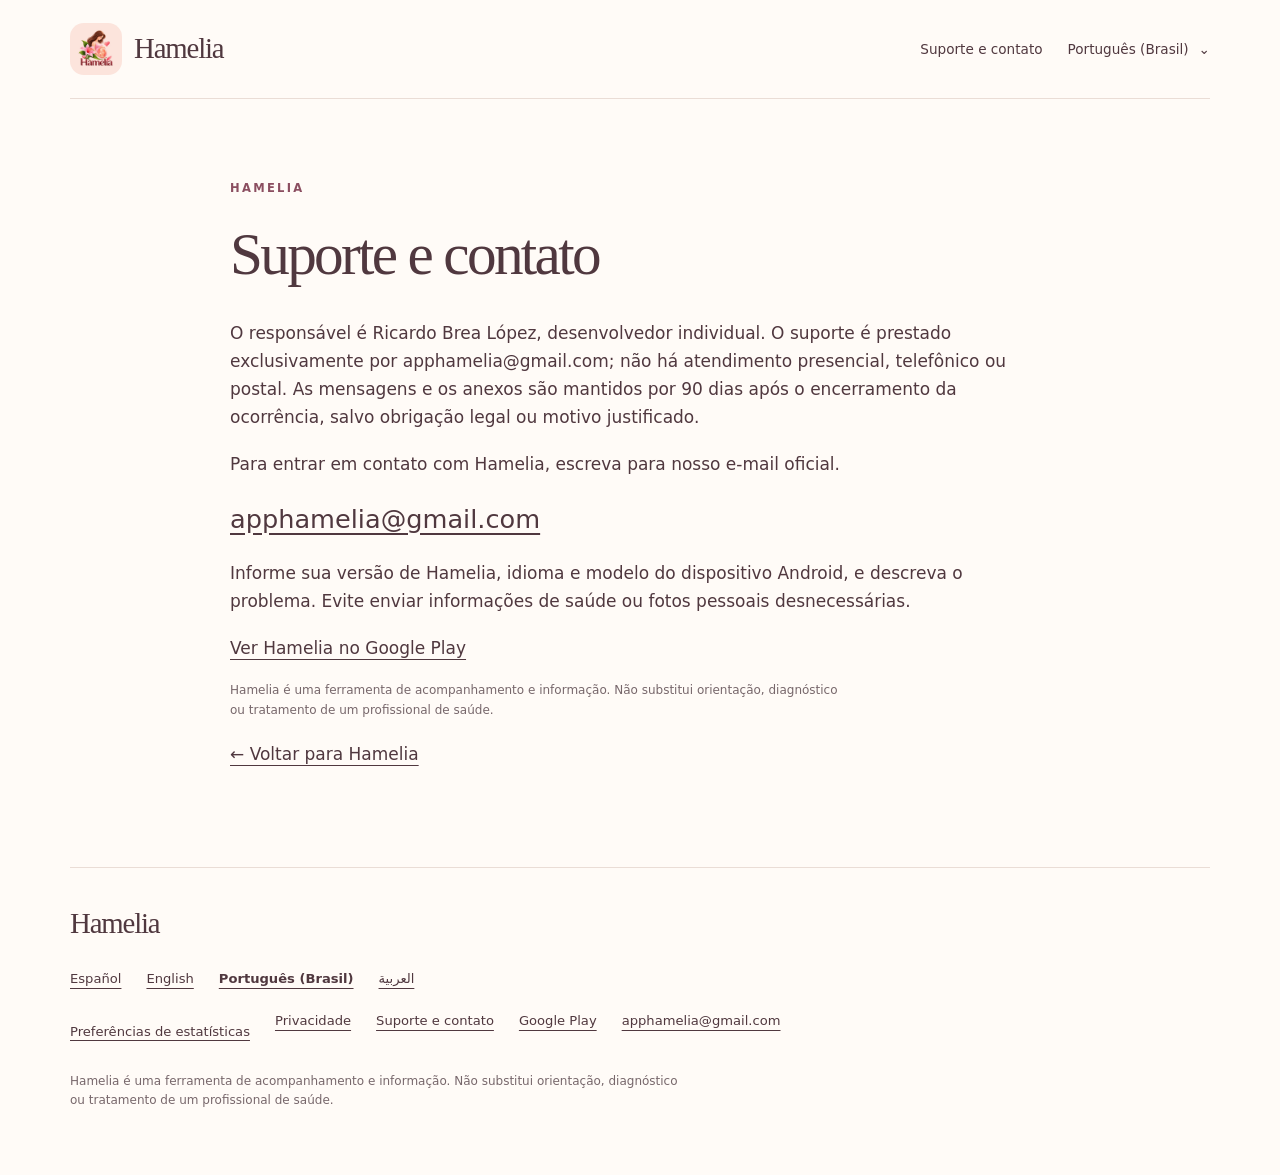
<file: pt-br/support.html>
<!doctype html><html lang="pt-BR" dir="ltr"><head><meta charset="utf-8"><meta name="viewport" content="width=device-width, initial-scale=1"><title>Suporte e contato · Hamelia</title><meta name="description" content="Para entrar em contato com Hamelia, escreva para nosso e-mail oficial."><meta name="theme-color" content="#fbe5db"><link rel="icon" href="../assets/favicon.png" type="image/png"><link rel="apple-touch-icon" href="../assets/apple-touch-icon.png"><link rel="stylesheet" href="../assets/style.css"><meta property="og:type" content="website"><meta property="og:site_name" content="Hamelia"><meta property="og:title" content="Suporte e contato · Hamelia"><meta property="og:description" content="Para entrar em contato com Hamelia, escreva para nosso e-mail oficial."><meta property="og:locale" content="pt_BR"><meta name="twitter:card" content="summary_large_image">
<!-- PUBLIC_URL_START --><meta name="robots" content="index,follow">
<link rel="canonical" href="https://hamelia.es/pt-br/support.html">
<link rel="alternate" hreflang="es" href="https://hamelia.es/es/support.html">
<link rel="alternate" hreflang="en" href="https://hamelia.es/en/support.html">
<link rel="alternate" hreflang="pt-BR" href="https://hamelia.es/pt-br/support.html">
<link rel="alternate" hreflang="ar" href="https://hamelia.es/ar/support.html">
<meta property="og:url" content="https://hamelia.es/pt-br/support.html">
<meta property="og:image" content="https://hamelia.es/assets/brand-banner.webp">
<meta property="og:image:alt" content="Hamelia"><meta property="og:image:width" content="1400"><meta property="og:image:height" content="684">
<!-- PUBLIC_URL_END -->
<script type="application/ld+json">{"@context": "https://schema.org", "@type": "MobileApplication", "name": "Hamelia", "operatingSystem": "Android", "applicationCategory": "HealthApplication", "downloadUrl": "https://play.google.com/store/apps/details?id=com.ricardobrea.pregnancytracker", "inLanguage": ["es", "en", "pt-BR", "ar"]}</script><link rel="stylesheet" href="../assets/analytics.css"><script src="../assets/analytics.js" defer></script></head><body><a class="skip" href="#main">Pular para o conteúdo</a><header class="wrap header"><a class="brand" href="./" aria-label="Hamelia · Início"><img src="../assets/icon.webp" alt="" width="512" height="512" class="" fetchpriority="high"><span>Hamelia</span></a><nav aria-label="Navegação"><a href="support.html">Suporte e contato</a><details class="language"><summary>Português (Brasil) <span aria-hidden="true">⌄</span></summary><div><a href="../es/support.html" lang="es" hreflang="es">Español</a><a href="../en/support.html" lang="en" hreflang="en">English</a><a href="../pt-br/support.html" lang="pt-BR" hreflang="pt-BR" aria-current="page">Português (Brasil)</a><a href="../ar/support.html" lang="ar" hreflang="ar">العربية</a></div></details></nav></header><main id="main" class="wrap prose"><p class="eyebrow">HAMELIA</p><h1>Suporte e contato</h1><p>O responsável é Ricardo Brea López, desenvolvedor individual. O suporte é prestado exclusivamente por <bdi dir="ltr">apphamelia@gmail.com</bdi>; não há atendimento presencial, telefônico ou postal. As mensagens e os anexos são mantidos por 90 dias após o encerramento da ocorrência, salvo obrigação legal ou motivo justificado.</p><p>Para entrar em contato com Hamelia, escreva para nosso e-mail oficial.</p><p><a class="contact" dir="ltr" href="mailto:apphamelia@gmail.com">apphamelia@gmail.com</a></p><p>Informe sua versão de Hamelia, idioma e modelo do dispositivo Android, e descreva o problema. Evite enviar informações de saúde ou fotos pessoais desnecessárias.</p><p><a href="https://play.google.com/store/apps/details?id=com.ricardobrea.pregnancytracker">Ver Hamelia no Google Play</a></p><p class="fine">Hamelia é uma ferramenta de acompanhamento e informação. Não substitui orientação, diagnóstico ou tratamento de um profissional de saúde.</p><p><a href="./">← Voltar para Hamelia</a></p></main><footer class="wrap footer"><a class="brand" href="./">Hamelia</a><nav aria-label="Idiomas" class="languages"><a href="../es/support.html" lang="es" hreflang="es">Español</a><a href="../en/support.html" lang="en" hreflang="en">English</a><a href="../pt-br/support.html" lang="pt-BR" hreflang="pt-BR" aria-current="page">Português (Brasil)</a><a href="../ar/support.html" lang="ar" hreflang="ar">العربية</a></nav><div class="footer-links"><button type="button" class="hamelia-privacy-entry" data-statistics-preferences>Preferências de estatísticas</button><a href="privacy.html">Privacidade</a><a href="support.html">Suporte e contato</a><a href="https://play.google.com/store/apps/details?id=com.ricardobrea.pregnancytracker">Google Play</a><a dir="ltr" href="mailto:apphamelia@gmail.com">apphamelia@gmail.com</a></div><p class="fine">Hamelia é uma ferramenta de acompanhamento e informação. Não substitui orientação, diagnóstico ou tratamento de um profissional de saúde.</p></footer></body></html>
</file>
<file: assets/style.css>
*{box-sizing:border-box}html{scroll-behavior:smooth;scroll-padding-top:2rem}body{margin:0;background:#fffbf7;color:#50383f;font:17px/1.65 system-ui,-apple-system,"Segoe UI",Tahoma,sans-serif}a{color:inherit;text-underline-offset:5px}img{max-width:100%;height:auto;display:block}figure{margin:0}h1,h2,h3,p{margin:0 0 1.2rem}h1,h2{font-family:Georgia,"Times New Roman",serif;font-weight:400;line-height:1.08;letter-spacing:-.045em}h1{font-size:clamp(3.2rem,5.7vw,5.7rem);max-width:12ch}h2{font-size:clamp(2.2rem,3.3vw,3.5rem);max-width:18ch}h3{font-size:1.15rem;line-height:1.3}.wrap{width:min(1140px,calc(100% - 64px));margin-inline:auto}.header{display:flex;justify-content:space-between;align-items:center;padding-block:23px;gap:20px;border-bottom:1px solid #eaddd6}.brand{display:inline-flex;align-items:center;gap:12px;text-decoration:none;font-family:Georgia,serif;font-size:1.8rem;letter-spacing:-.04em}.brand img{width:52px;border-radius:14px}.header nav{display:flex;align-items:center;gap:25px;font-size:.85rem}.header nav>a{text-decoration:none}.language{position:relative}.language summary{cursor:pointer;min-height:44px;display:flex;align-items:center;gap:10px}.language>div{position:absolute;inset-inline-end:0;z-index:5;min-width:200px;background:#fffbf7;padding:12px;box-shadow:0 12px 40px #50383f24;border:1px solid #eaddd6;border-radius:12px}.language a{display:block;padding:8px}.language a[aria-current]{color:#963d51;font-weight:700}.hero{display:grid;grid-template-columns:1.2fr 1fr;gap:70px;align-items:center;padding-block:64px 70px;min-height:720px}.eyebrow{font-size:.72rem;letter-spacing:.2em;font-weight:700;color:#8b4e60;margin-bottom:25px}.lead{max-width:46ch;font-size:1.12rem;color:#705d60}.actions{display:flex;align-items:center;gap:23px;flex-wrap:wrap;margin-top:30px}.button{display:inline-flex;gap:12px;align-items:center;justify-content:center;padding:15px 24px;border-radius:100px;background:#633c49;color:#fff;text-decoration:none;font-size:.94rem;font-weight:600;min-height:52px;line-height:1.4}.button:hover{background:#814e5d}.button span{font-size:1.4rem}.text-link{font-size:.9rem;text-decoration:none}.tag{font-size:.74rem;margin-top:22px;color:#79676b}.hero-visual{position:relative;display:grid;justify-items:center}.halo{position:absolute;z-index:-1;width:115%;aspect-ratio:1;border-radius:50%;background:#fbe5db;top:8%}.phone{width:245px;border:7px solid #50383f;border-radius:33px;overflow:hidden;box-shadow:10px 24px 0 #eadbd366;transform:rotate(3deg);background:#fff}.phone img{width:100%}figcaption{font-size:.68rem;margin-top:22px;color:#79676b;text-align:center}.brand-strip{background:#fae1dc;overflow:hidden;text-align:center}.brand-strip .banner{width:min(740px,100%);margin:auto}.story{display:grid;grid-template-columns:1fr 1fr;align-items:center;gap:90px;padding-block:100px}.story p{max-width:42ch}.rule{height:1px;background:#dfd3cb;margin-block:38px}.illustration{padding:20px;background:#fbe5db;border-radius:46% 46% 24px 24px;overflow:hidden}.illustration img{mix-blend-mode:multiply}.tools-section{background:#f1eee5;padding-block:80px}.section-intro{max-width:640px;margin-bottom:44px}.section-intro h2{max-width:20ch}.tools-grid{display:grid;grid-template-columns:repeat(3,1fr);gap:0 42px}.tools-grid article{border-top:1px solid #d1cbbf;padding-block:25px}.tools-grid p{font-size:.94rem}.tool-no{font-family:Georgia,serif;font-size:.9rem;color:#897f6b;display:block;margin-bottom:16px}.fine{font-size:.75rem;color:#77676b;max-width:80ch;margin-top:18px}.album{display:grid;grid-template-columns:1fr 1fr;gap:110px;align-items:center;padding-block:90px}.album figure{display:grid;justify-items:center;background:#f8ede6;border-radius:24px;padding:30px}.album-shot{max-height:420px;width:auto;border-radius:15px;box-shadow:0 10px 25px #50383f12}.closing{display:grid;grid-template-columns:1.3fr .7fr;gap:70px;align-items:center;border-radius:28px;background:#fbe5db;padding:50px 70px;margin-bottom:80px}.closing h2{font-size:clamp(2.5rem,4vw,4rem)}.closing-image{max-height:370px;width:auto;margin:auto;border-radius:14px}.footer{border-top:1px solid #eaddd6;padding-block:32px 45px}.languages,.footer-links{display:flex;flex-wrap:wrap;gap:15px 25px;margin-top:20px;font-size:.82rem}.languages a[aria-current]{font-weight:700}.prose{max-width:820px;padding-block:80px;min-height:60vh}.prose h1{font-size:3.7rem;max-width:100%;margin-bottom:32px}.prose h2{font-size:2rem;margin-top:40px}.contact{font-size:clamp(1rem,3vw,1.6rem);overflow-wrap:anywhere}.selector{min-height:100vh;display:grid;place-items:center;background:#fbe5db;padding:32px}.selector main{width:min(450px,100%);text-align:center}.selector img{margin:0 auto 16px;border-radius:30px}.selector h1{font-size:4rem;max-width:none}.selector p{color:#705d60}.selector nav{display:grid;gap:10px;margin-top:30px}.selector nav a{display:flex;justify-content:space-between;padding:15px 22px;background:#fffbf7;border:1px solid #dfcbc4;border-radius:12px;text-decoration:none}.selector .fine{margin-top:25px}.skip{position:absolute;top:-100px;z-index:10;background:#fff;padding:12px}.skip:focus{top:0}:focus-visible{outline:3px solid #47725a;outline-offset:5px}a:hover{text-decoration:underline}[dir=rtl] h1,[dir=rtl] h2{font-family:Tahoma,"Segoe UI",sans-serif;letter-spacing:0;line-height:1.5}[dir=rtl] .eyebrow{letter-spacing:0}[dir=rtl] .phone{transform:rotate(-3deg)}[dir=rtl] .hero{gap:45px}[dir=rtl] h1{font-size:clamp(2.8rem,4.8vw,4.8rem);max-width:13ch}[dir=rtl] h2{font-size:2.6rem}@media(max-width:760px){.wrap{width:calc(100% - 36px)}.header{padding-block:14px}.header nav{gap:12px}.header nav>a{display:none}.hero{grid-template-columns:1fr;gap:40px;padding-block:44px 45px;min-height:0}.hero-copy{max-width:580px}.hero h1{max-width:13ch}.hero-visual{padding-top:10px}.phone{width:230px}.halo{width:min(350px,100%);top:7%}.hero-visual figcaption{margin-top:20px}.story{grid-template-columns:1fr;gap:35px;padding-block:60px}.illustration{max-width:440px;margin:auto}.tools-section{padding-block:55px}.tools-grid{grid-template-columns:1fr 1fr;gap:0 25px}.album{grid-template-columns:1fr;gap:35px;padding-block:60px}.album figure{order:2}.closing{grid-template-columns:1fr;padding:32px 25px;gap:30px;margin-bottom:50px}.closing-image{max-height:330px}.closing .fine{max-width:40ch}.prose{padding-block:45px}.prose h1{font-size:2.8rem}[dir=rtl] h1{max-width:100%;font-size:3.1rem}[dir=rtl] h2{font-size:2.2rem}.eyebrow{margin-bottom:18px}.brand-strip .banner{min-height:140px;object-fit:cover}}@media(max-width:370px){.actions{gap:17px}.tools-grid{grid-template-columns:1fr}.header .brand{font-size:1.5rem}.header nav{font-size:.75rem}.brand img{width:42px}h1{font-size:2.9rem}}@media(prefers-reduced-motion:reduce){html{scroll-behavior:auto}}
/* V1 correction: localized opening banner, real V8 multiples and photo memories. */
.brand-banner{display:grid;grid-template-columns:1fr 1fr;align-items:center;max-width:940px;text-align:center;padding-block:18px;background:radial-gradient(ellipse at 20% 50%,#fff3e9 0,transparent 65%)}
.brand-banner img{max-height:290px;width:auto;justify-self:center}.brand-banner p{font-family:Georgia,serif;font-size:clamp(1.2rem,2.2vw,2rem);line-height:1.3;margin:0}.brand-banner .banner-name{font-size:clamp(3rem,5vw,4.7rem);color:#963d51;margin-bottom:12px}.hero{min-height:0;padding-top:50px}
.multiples{display:grid;grid-template-columns:repeat(2,minmax(0,1fr));gap:12px;padding:22px;border-radius:32px}.multiples figure{min-width:0;background:#fff9f3;border-radius:20px;overflow:hidden}.multiples img{width:100%}.multiples figcaption{margin:0;padding-bottom:8px;font-family:Georgia,serif;font-size:1rem;color:#633c49}
.album-composition{position:relative}.memory-photos{display:grid;grid-template-columns:1fr 1fr;gap:12px;margin-bottom:24px}.memory-photos img{aspect-ratio:1;object-fit:cover;border:7px solid #fffaf5;box-shadow:0 5px 15px #50383f20;transform:rotate(-5deg)}.memory-photos img+img{transform:rotate(5deg)}.album-composition .album-shot{max-height:340px}.footer-links a{overflow-wrap:anywhere} .hero>* , .story>* , .album>* , .closing>*{min-width:0}
[dir=rtl] .brand-banner p{font-family:Tahoma,"Segoe UI",sans-serif;line-height:1.6}[dir=rtl] .brand-banner .banner-name{font-family:Georgia,serif}[dir=rtl] .memory-photos img{transform:rotate(5deg)}[dir=rtl] .memory-photos img+img{transform:rotate(-5deg)}
@media(max-width:760px){.header{flex-wrap:wrap}.header nav{flex-wrap:wrap;justify-content:flex-end;margin-inline-start:auto}.header nav>a{display:inline}.brand-banner img{max-height:220px}.brand-banner{gap:12px;padding-block:20px}.brand-banner p{font-size:1.1rem}.brand-banner .banner-name{font-size:2.7rem}.multiples{width:100%}.story{gap:30px}}
@media(max-width:420px){.header .brand img{width:38px}.header .brand{font-size:1.5rem}.header nav{font-size:.75rem;gap:12px}.brand-banner{grid-template-columns:1fr 1fr}.brand-banner img{max-height:170px}.brand-banner .banner-name{font-size:2.1rem}.brand-banner p{font-size:.9rem}.tools-grid{grid-template-columns:1fr}.button{padding-inline:18px}}

/* Memories occupy empty cells of the unchanged 540x1200 album screenshot. */
.album-screen{position:relative;width:min(100%,189px);aspect-ratio:540/1200;direction:ltr}
.album-screen .album-shot{display:block;width:100%;max-height:none;height:auto}
.album-screen .album-memory{position:absolute;width:45.185185%;height:auto;aspect-ratio:1;object-fit:cover;border:0;border-radius:0;box-shadow:none;transform:none}
.album-screen .album-memory--booties{left:51.111111%;top:17.083333%}
.album-screen .album-memory--preparations{left:3.703704%;top:38.416667%}
</file>
<file: assets/selector.css>
/* Root selector only. Existing background, logo and internal pages remain unchanged. */
.selector-motion{position:relative;padding:100px 24px 32px}
.selector-motion main{width:100%;max-width:none}
.selector-controls{position:absolute;top:22px;right:24px;display:flex;align-items:center;gap:12px;z-index:10}
.selector-controls .language summary{font-size:.85rem;gap:9px;list-style:none}
.selector-controls .language summary::-webkit-details-marker{display:none}
.selector-controls .language nav{position:absolute;right:0;top:100%;display:block;min-width:210px;margin:5px 0 0;padding:10px;background:#fffbf7;border:1px solid #dfcbc4;border-radius:12px}
.selector-controls .language nav a{display:block;border:0;border-radius:6px;background:transparent;padding:10px 12px;font-size:.92rem;text-align:start}
.selector-controls .language nav a:hover{background:#fbe5db}
.motion-toggle{border:0;background:transparent;color:#705d60;font:inherit;font-size:1rem;min-width:44px;min-height:44px;cursor:pointer;border-radius:50%}
.motion-toggle[hidden]{display:none}
/* Freely licensed fonts served from this site, without third-party requests. */
@font-face{font-family:HameliaCaveat;src:url('fonts/caveat.ttf') format('truetype');font-weight:400 700;font-display:swap}
@font-face{font-family:HameliaQuicksand;src:url('fonts/quicksand.ttf') format('truetype');font-weight:300 700;font-display:swap}
@font-face{font-family:HameliaCormorant;src:url('fonts/cormorant.ttf') format('truetype');font-weight:300 700;font-display:swap}
@font-face{font-family:HameliaNaskh;src:url('fonts/noto-naskh-arabic.ttf') format('truetype');font-weight:400 700;font-display:swap}
.phrase-stage{position:relative;width:100%;height:286px;margin-top:30px;isolation:isolate;overflow:hidden;background:transparent;border:0;box-shadow:none}
.selector-motion .phrase{position:absolute;left:0;right:auto;top:17%;width:max-content;max-width:none;margin:0;padding:0 10px;font-family:HameliaCaveat,cursive;font-size:96px;line-height:1.65;font-weight:500;color:#875363;white-space:nowrap;letter-spacing:0;opacity:1;will-change:transform}
.selector-motion .phrase[lang="en"]{top:25%;font-family:HameliaQuicksand,sans-serif;font-size:80px;font-weight:400;line-height:1.45;color:#76616d;letter-spacing:-.025em}
.selector-motion .phrase[lang="pt-BR"]{top:11%;font-family:HameliaCormorant,serif;font-size:91px;font-weight:500;line-height:1.5;color:#963d51}
.selector-motion .phrase[dir="rtl"]{top:13%;font-family:HameliaNaskh,serif;font-size:88px;font-weight:500;line-height:1.85;letter-spacing:0;color:#795664;direction:rtl}
.selector-motion .fine{margin-top:25px;margin-inline:auto}
@media(max-width:760px){
 .selector-motion .phrase{font-size:52px;top:22%}
 .selector-motion .phrase[lang="en"]{font-size:38px;top:29%}
 .selector-motion .phrase[lang="pt-BR"]{font-size:47px;top:20%}
 .selector-motion .phrase[dir="rtl"]{font-size:46px;top:18%}
}
@media(max-width:370px){.selector-motion{padding-inline:20px}.selector-controls{top:14px;right:20px}}
@media(prefers-reduced-motion:reduce){
 .selector-motion .phrase{position:absolute;left:0;width:100%;max-width:100%;white-space:normal;text-align:center;transform:none!important;will-change:auto;font-size:clamp(34px,6vw,80px)}
 .selector-motion .phrase[lang="en"],.selector-motion .phrase[lang="pt-BR"],.selector-motion .phrase[dir="rtl"]{font-size:clamp(31px,5.6vw,76px)}
}

/* V5: two safe horizontal bands; one intact, shaped text node per label. */
.selector-motion .phrase{font-size:84px;line-height:1.35;visibility:hidden;will-change:transform,opacity}
.selector-motion .phrase[lang="en"]{font-size:70px;line-height:1.4}
.selector-motion .phrase[lang="pt-BR"]{font-size:82px;line-height:1.4}
.selector-motion .phrase[dir="rtl"]{font-size:69px;line-height:1.65}
@media(max-width:760px){
 .selector-motion .phrase{font-size:52px}
 .selector-motion .phrase[lang="en"]{font-size:39px}
 .selector-motion .phrase[lang="pt-BR"]{font-size:49px}
 .selector-motion .phrase[dir="rtl"]{font-size:46px}
}
@media(prefers-reduced-motion:reduce){
 .selector-motion .phrase,.selector-motion .phrase[lang="en"],.selector-motion .phrase[lang="pt-BR"],.selector-motion .phrase[dir="rtl"]{width:100%;max-width:100%;white-space:normal;font-size:clamp(25px,4.5vw,54px);line-height:1.4;opacity:1;will-change:auto}
}
</file>
<file: assets/analytics.css>
/* Scoped privacy controls; existing site and animation styles are unchanged. */
.hamelia-privacy-entry{border:0;background:transparent;color:inherit;font:inherit;font-size:.82rem;text-decoration:underline;text-underline-offset:4px;cursor:pointer;padding:8px 0;min-height:44px}
.selector .hamelia-privacy-entry{position:absolute;bottom:8px;inset-inline-start:24px;font-size:.72rem}
.hamelia-privacy-dialog{position:fixed;inset:0;margin:auto;width:min(620px,calc(100% - 32px));max-height:calc(100dvh - 32px);overflow:auto;border:1px solid #dfcbc4;border-radius:18px;background:#fffbf7;color:#50383f;padding:24px;font:16px/1.6 system-ui,-apple-system,"Segoe UI",Tahoma,sans-serif;text-align:start;z-index:100}
.hamelia-privacy-dialog::backdrop{background:#50383f45}
.hamelia-privacy-dialog h2{font:500 1.5rem/1.4 system-ui,-apple-system,"Segoe UI",Tahoma,sans-serif;letter-spacing:0;margin:0 0 14px;max-width:none}
.hamelia-privacy-dialog p{margin:0 0 14px;color:#50383f;font-size:.94rem}
.hamelia-privacy-actions{display:grid;grid-template-columns:1fr 1fr;gap:12px;margin-block:16px}
.hamelia-privacy-actions button{font:600 .94rem/1.4 system-ui,sans-serif;background:#633c49;color:white;border:1px solid #633c49;border-radius:22px;min-height:48px;padding:10px 16px;cursor:pointer}
.hamelia-privacy-actions button:disabled{opacity:.5;cursor:not-allowed}
.hamelia-privacy-bottom{display:flex;align-items:center;justify-content:space-between;gap:16px;flex-wrap:wrap}
.hamelia-privacy-close{font:inherit;border:1px solid #dfcbc4;border-radius:18px;padding:8px 16px;background:transparent;color:#50383f;cursor:pointer;min-height:44px}
.hamelia-privacy-note{font-size:.8rem!important}
@media(max-width:400px){.hamelia-privacy-dialog{padding:18px}.hamelia-privacy-actions{grid-template-columns:1fr}.selector .hamelia-privacy-entry{inset-inline-start:20px}}
</file>
